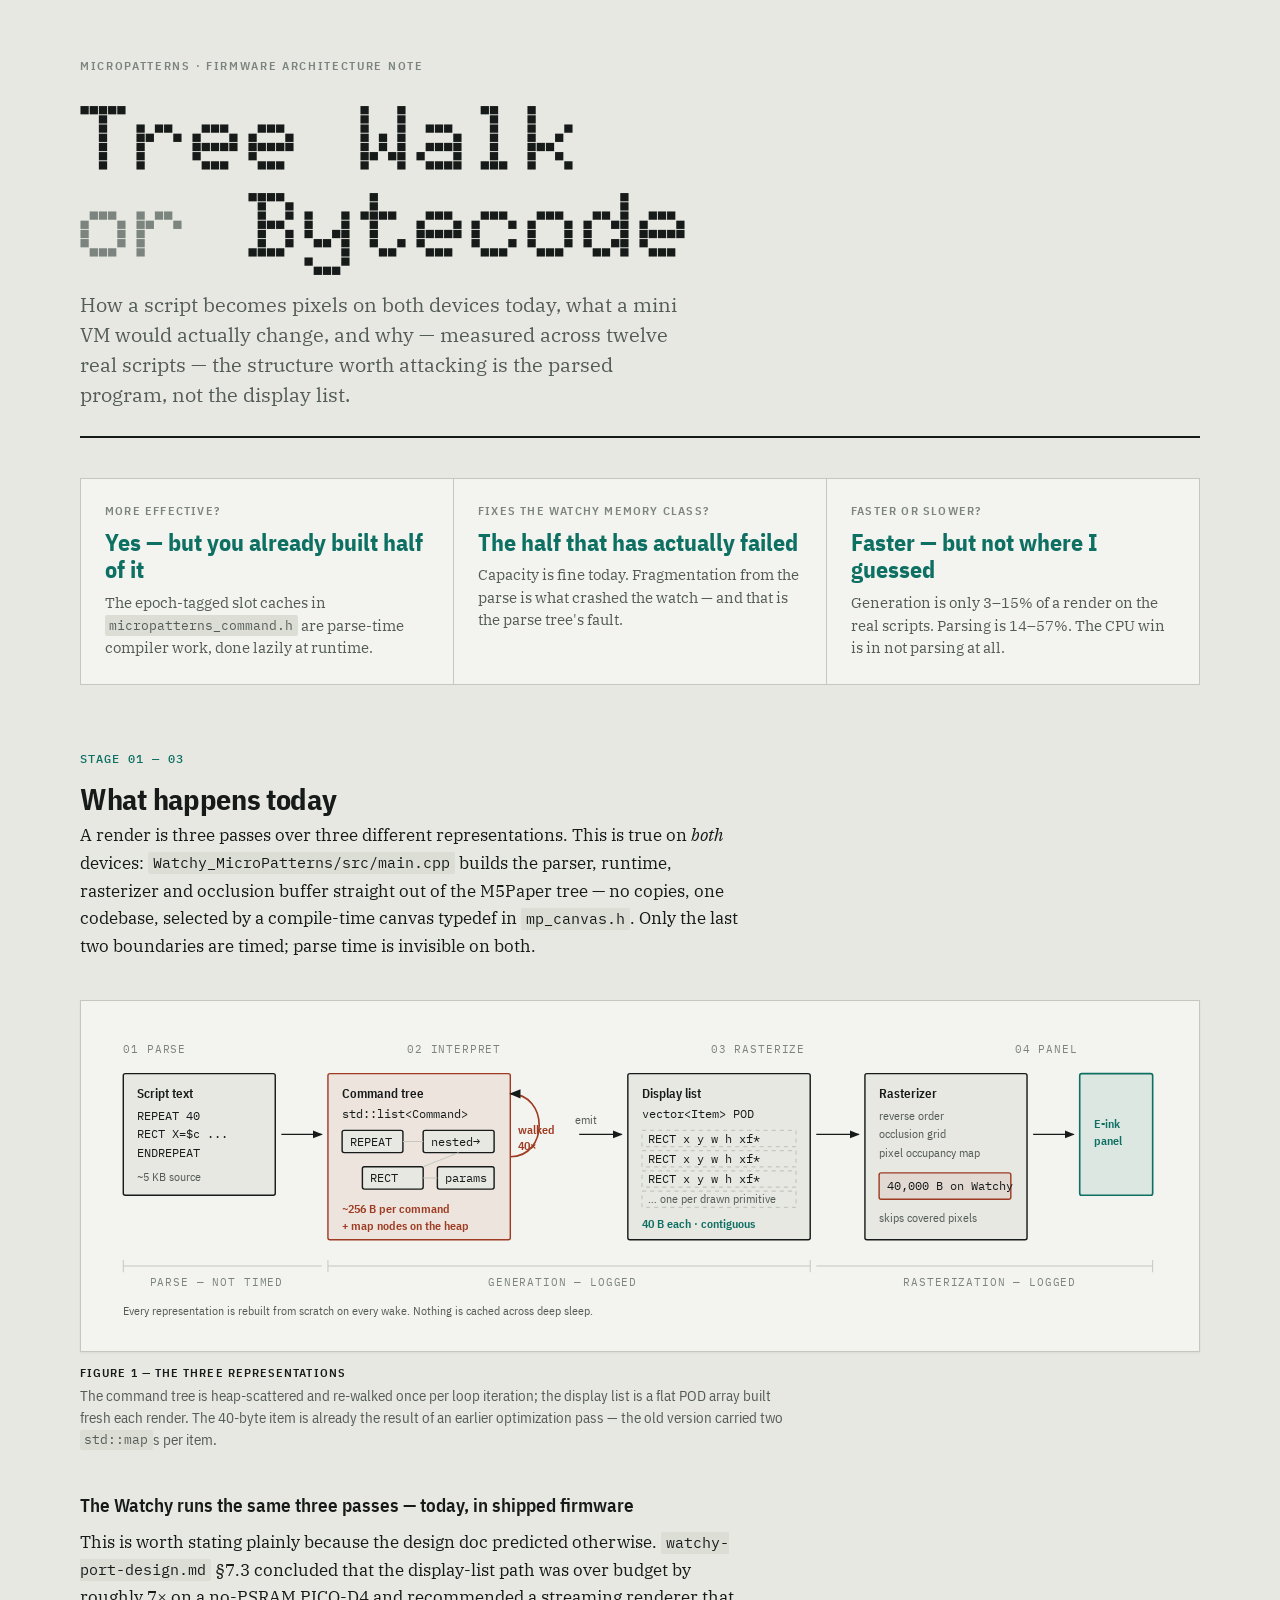
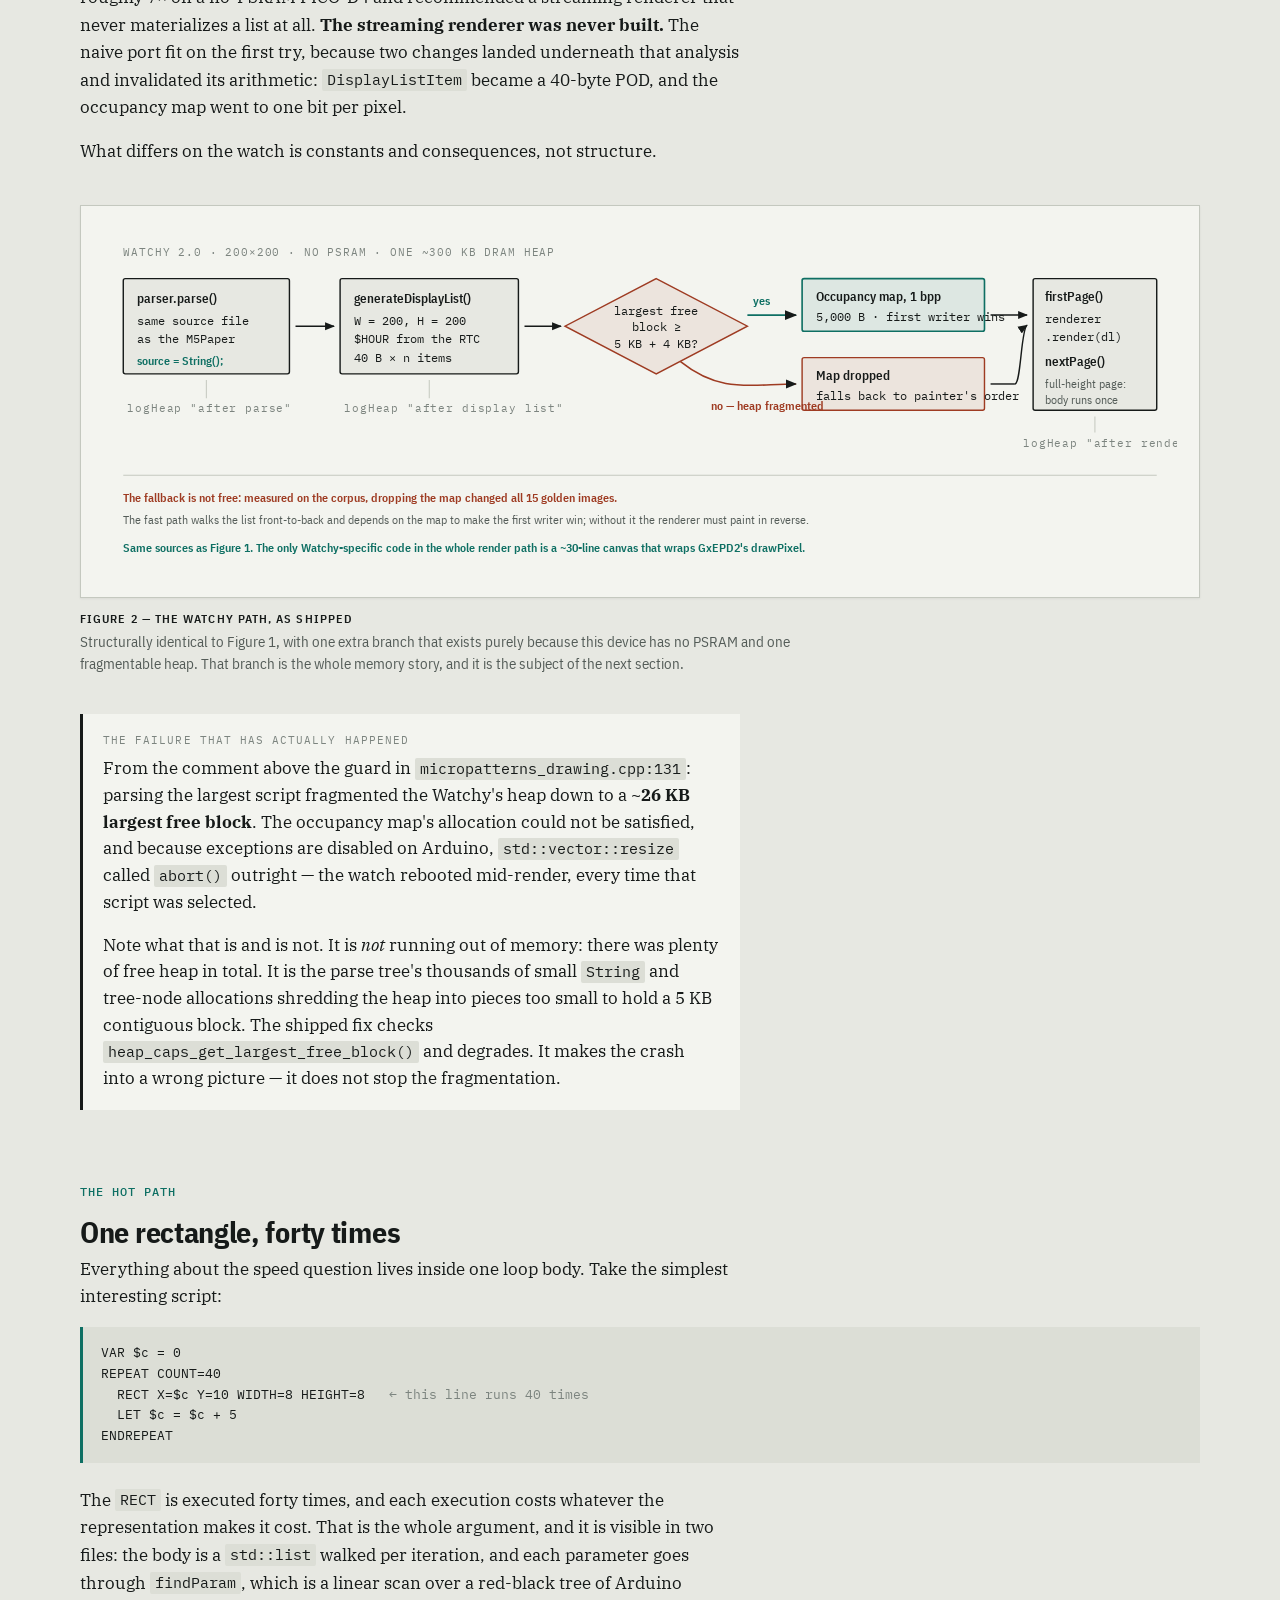
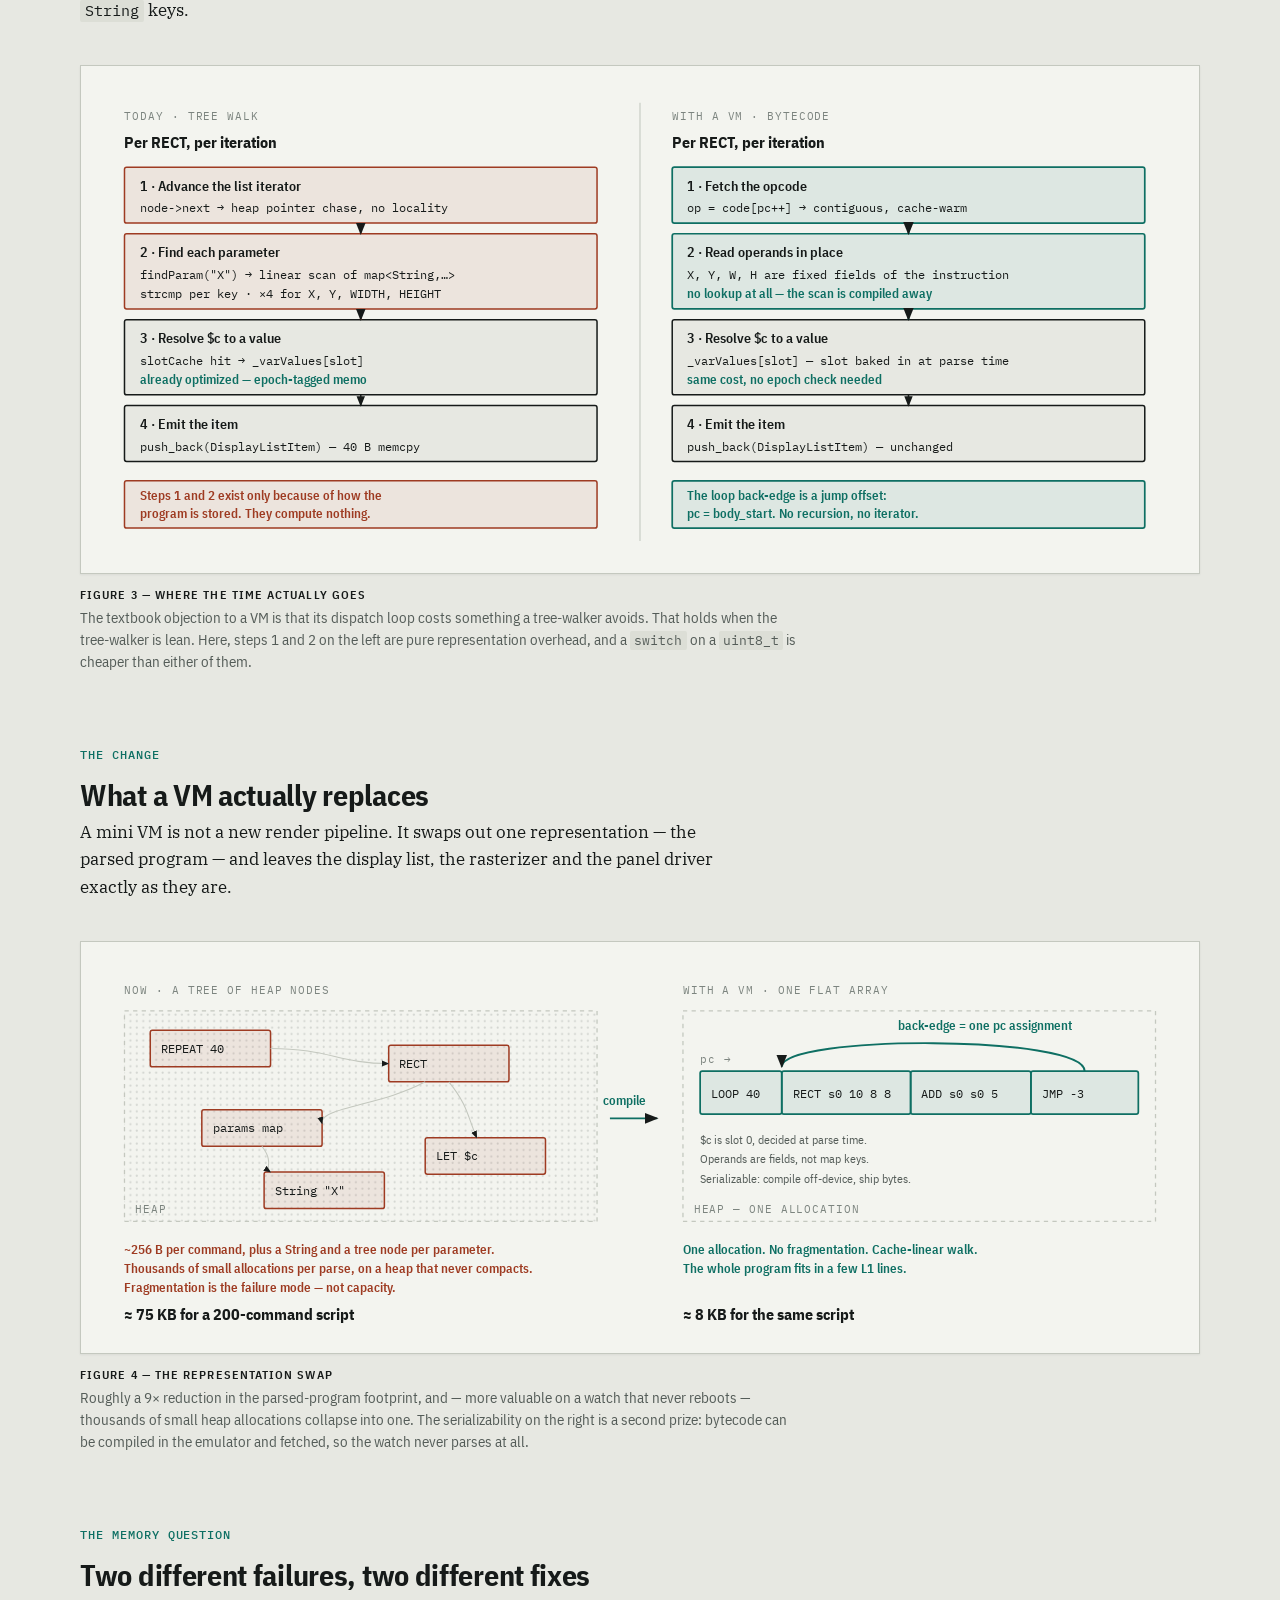
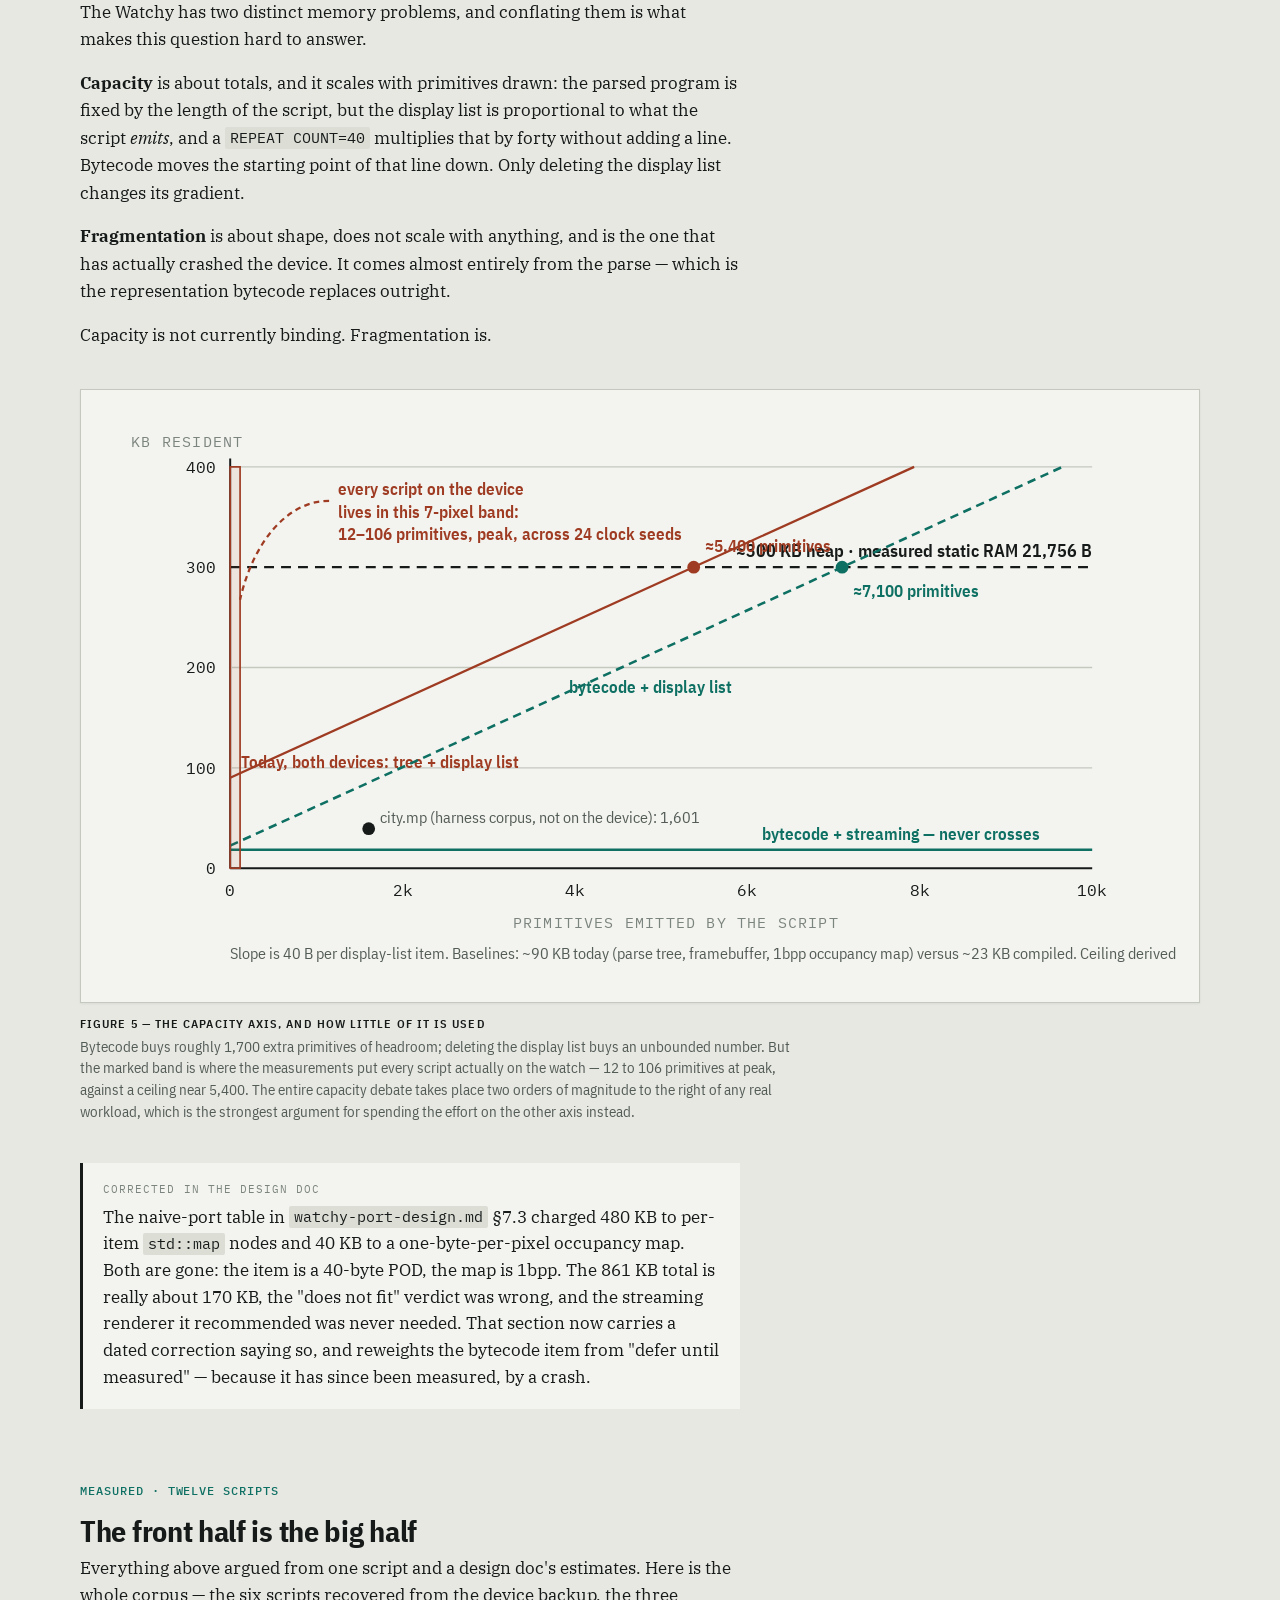
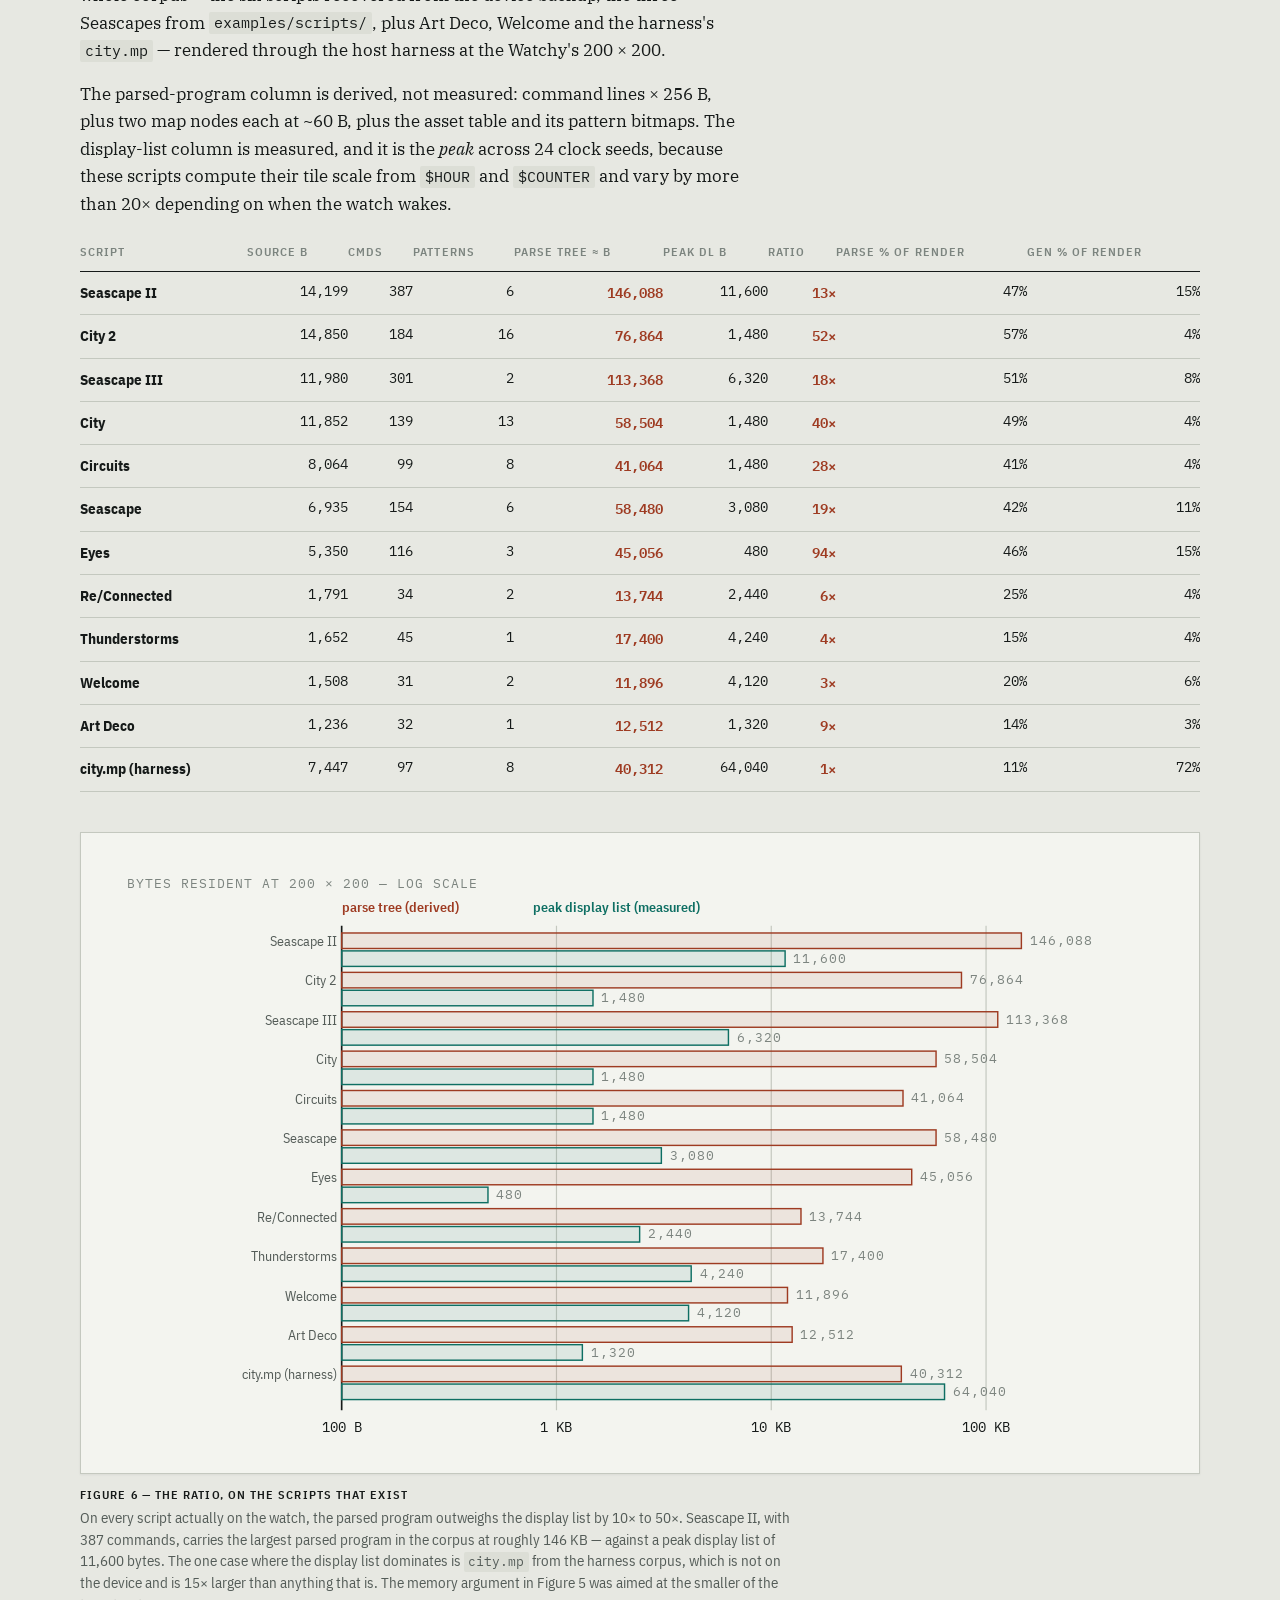
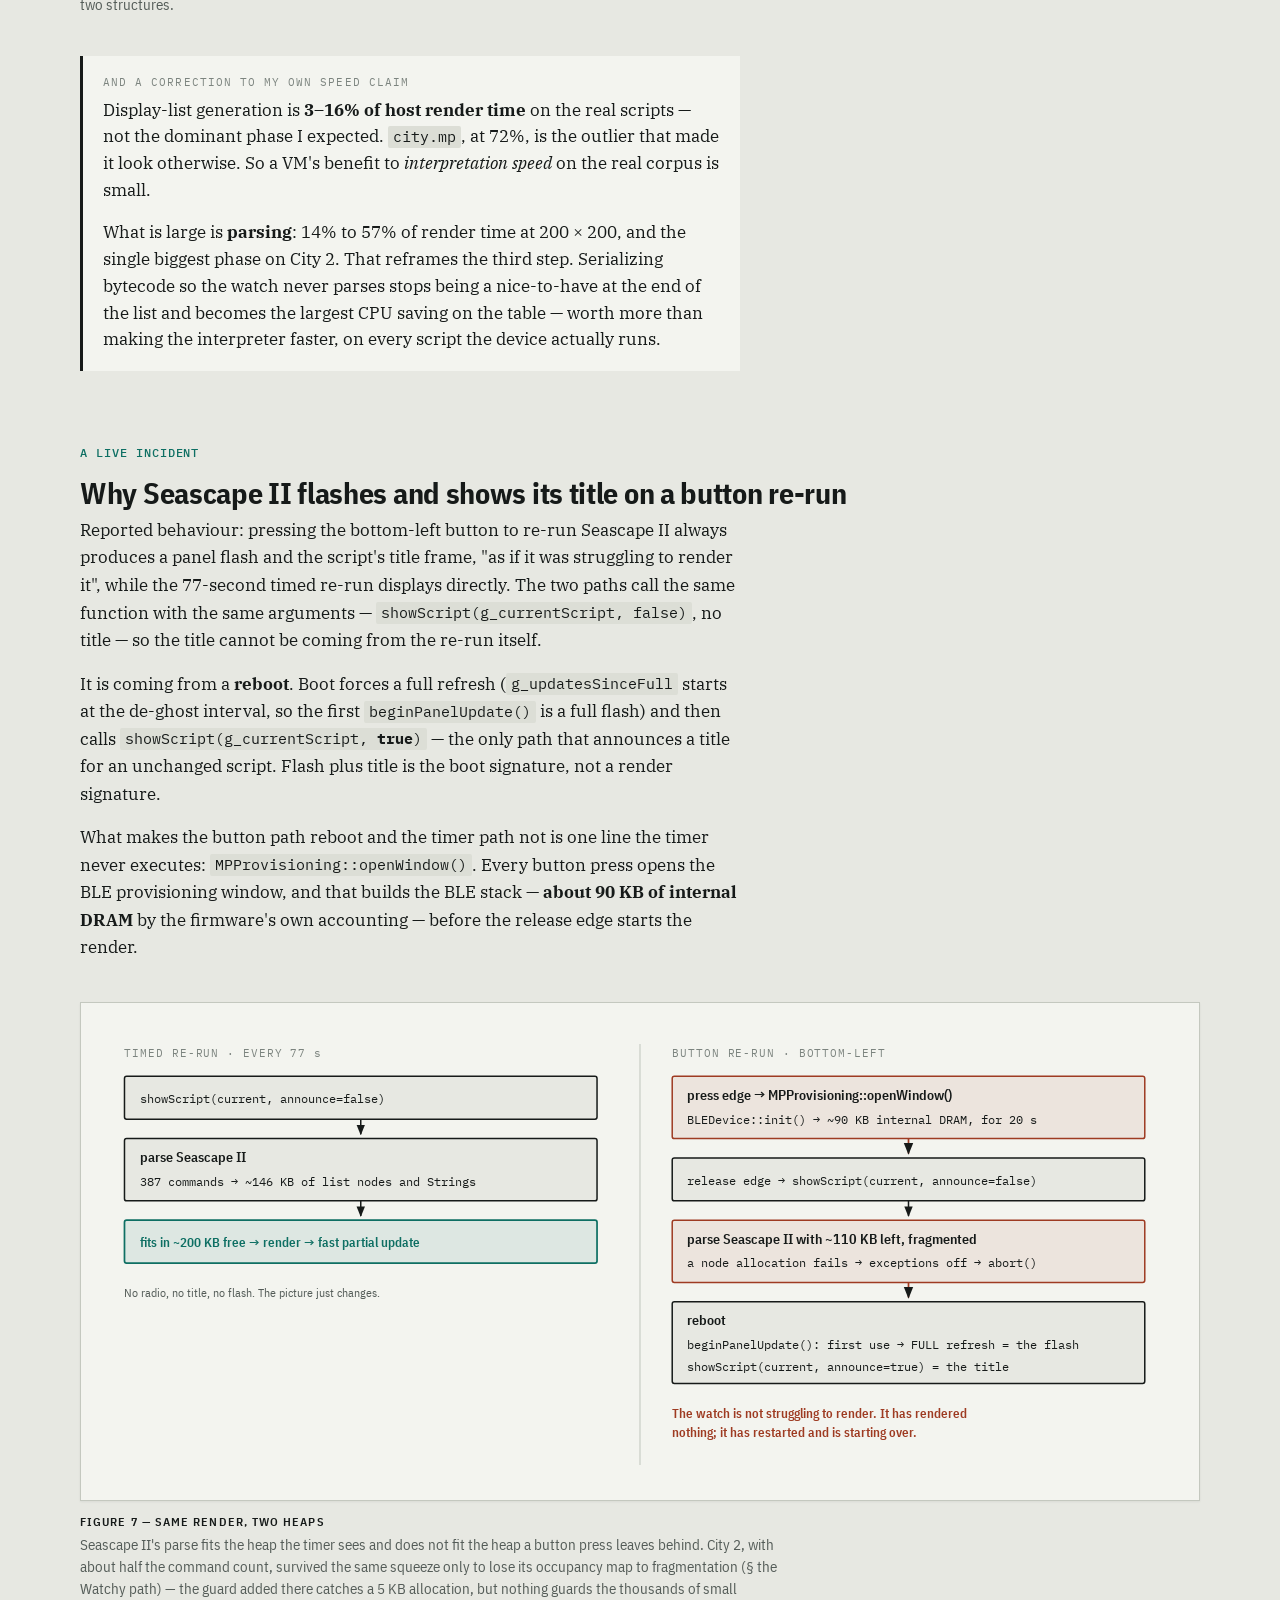
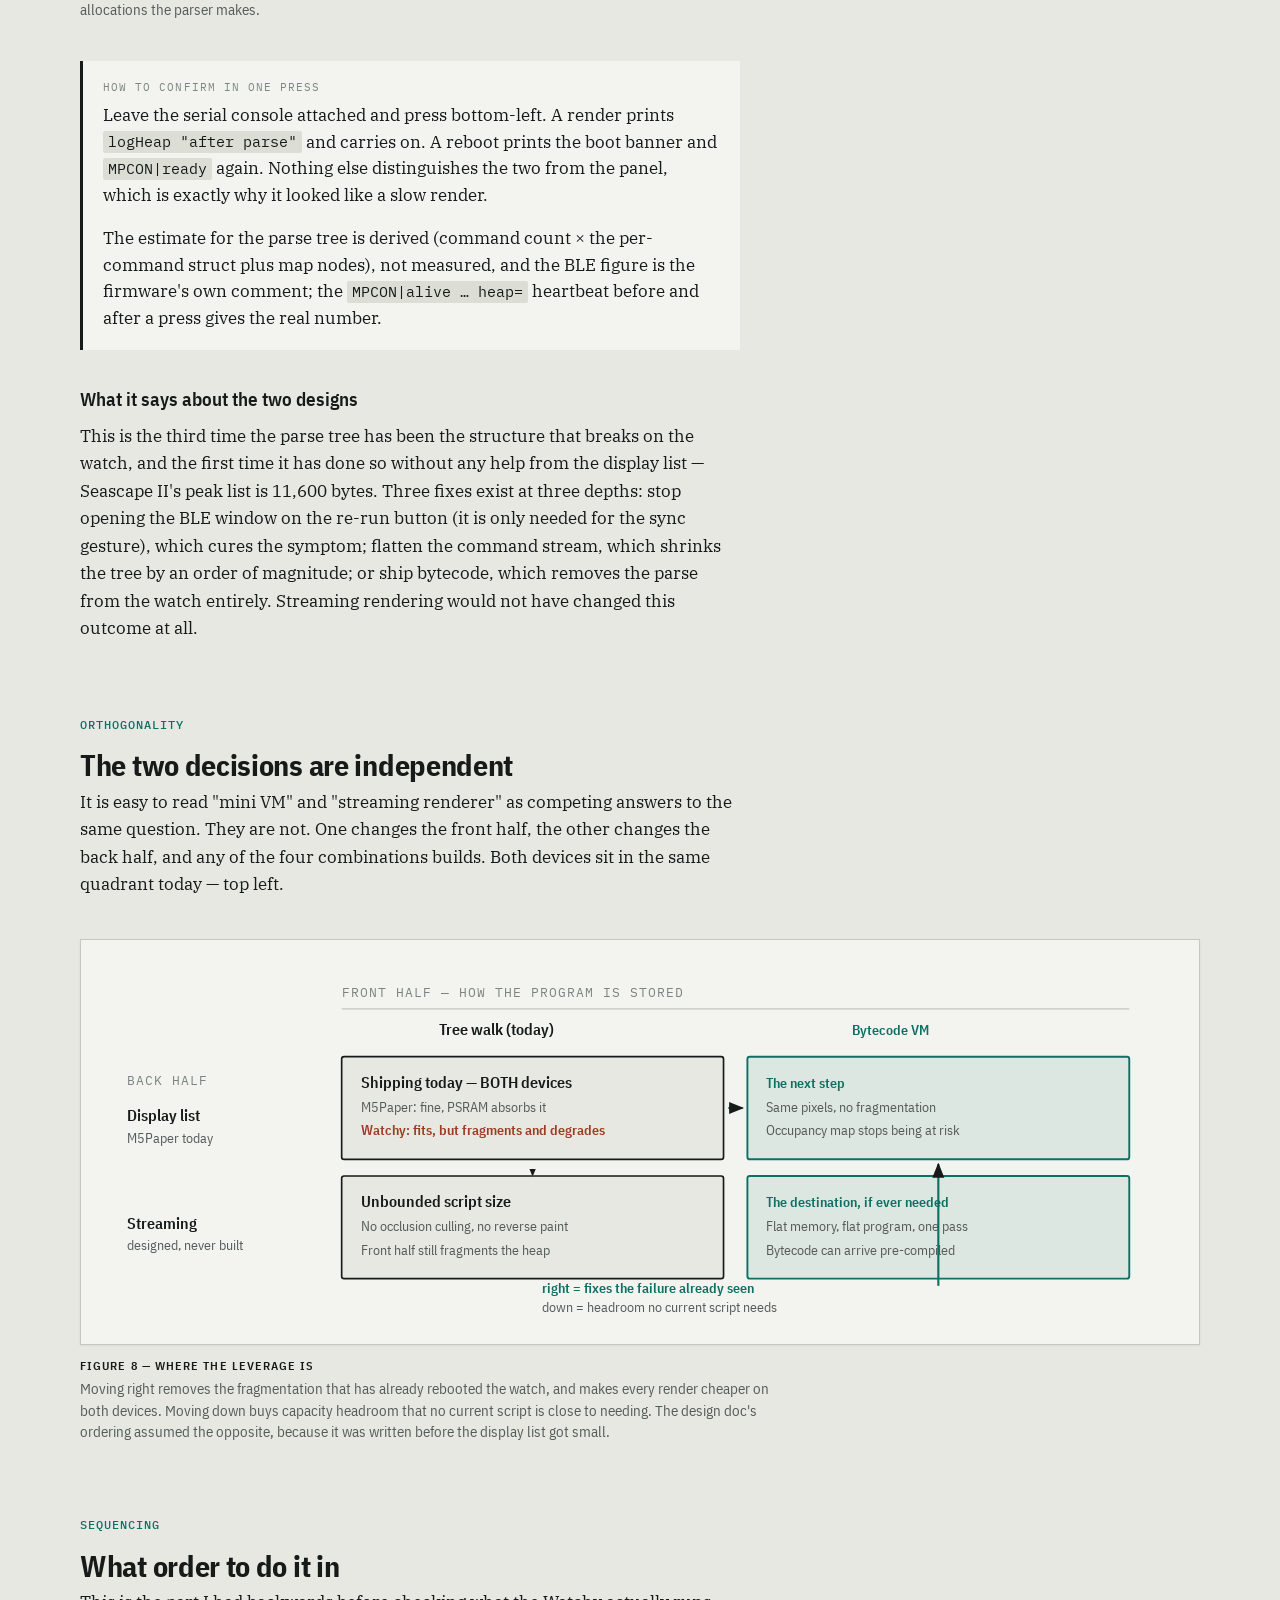
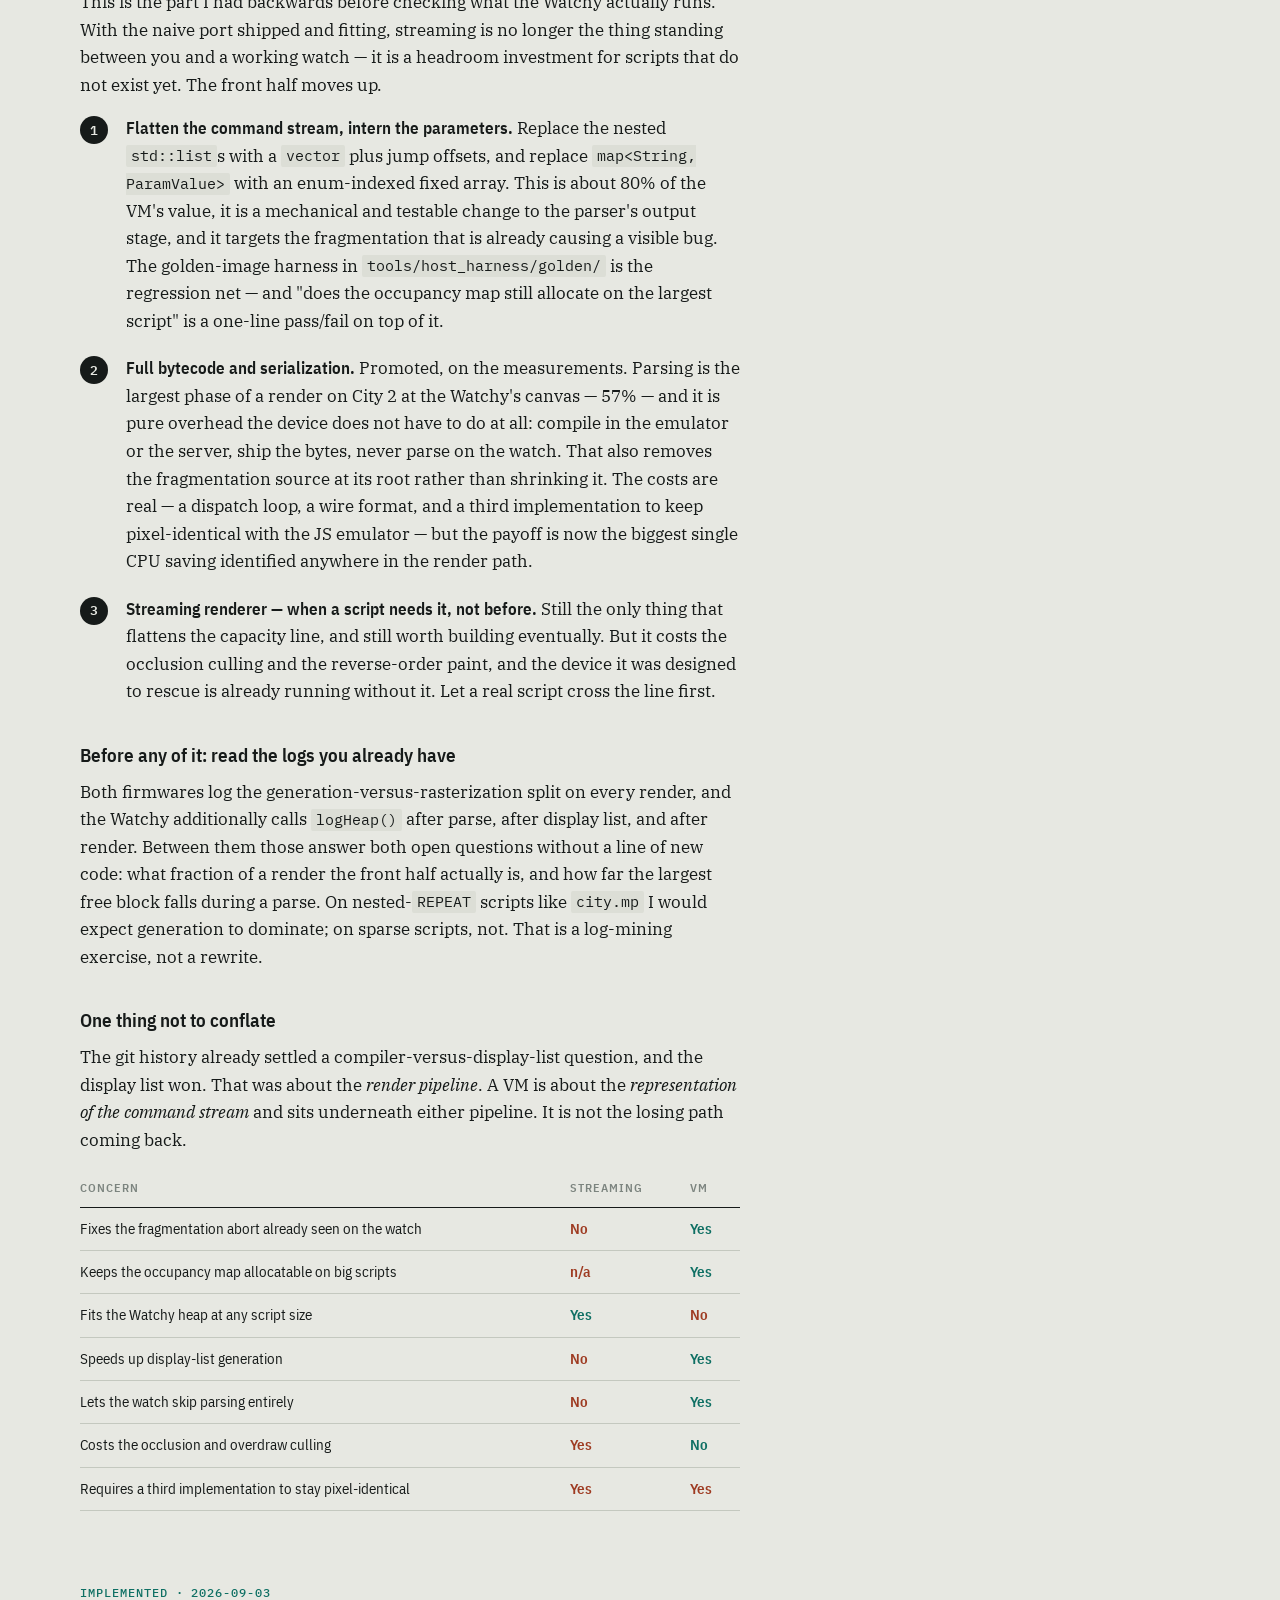
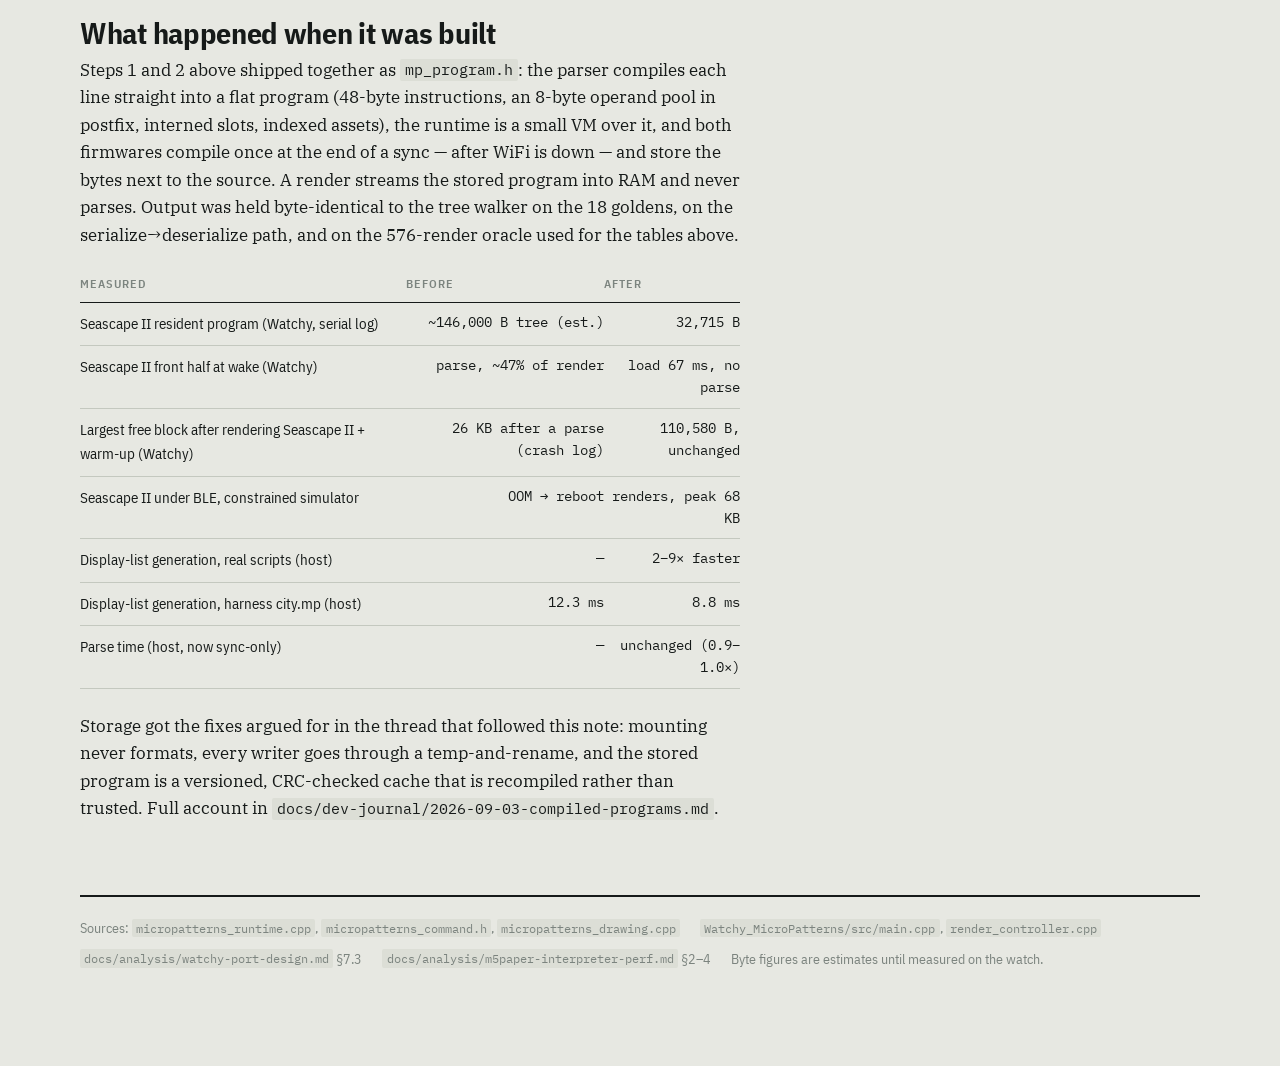
<file: docs/explainers/tree-walk-or-bytecode.html>
<!doctype html>
<html lang="en">
<meta charset="utf-8">
<meta name="viewport" content="width=device-width, initial-scale=1">
<title>Tree Walk or Bytecode</title>
<link rel="preconnect" href="https://fonts.googleapis.com">
<link rel="preconnect" href="https://fonts.gstatic.com" crossorigin>
<link rel="stylesheet" href="https://fonts.googleapis.com/css2?family=Doto:wght@700;900&family=IBM+Plex+Mono:wght@400;500;600&family=IBM+Plex+Sans+Condensed:wght@400;500;600;700&family=IBM+Plex+Serif:ital,wght@0,400;0,500;1,400&display=swap">

<style>
:root {
  --paper:       #E7E8E2;
  --raise:       #F3F4EF;
  --sunk:        #DCDED6;
  --ink:         #161A19;
  --ink-soft:    #545C58;
  --ink-faint:   #7C847F;
  --rule:        #C4C8BF;
  --accent:      #0E6F63;
  --accent-soft: #0E6F6318;
  --warn:        #9E3B22;
  --warn-soft:   #9E3B2216;
  --shadow:      0 1px 2px #161A1910;

  --f-display: "Doto", "IBM Plex Mono", ui-monospace, monospace;
  --f-label:   "IBM Plex Sans Condensed", "Helvetica Neue", Arial, sans-serif;
  --f-body:    "IBM Plex Serif", Georgia, "Times New Roman", serif;
  --f-mono:    "IBM Plex Mono", ui-monospace, SFMono-Regular, Menlo, monospace;
}

@media (prefers-color-scheme: dark) {
  :root:not([data-theme="light"]) {
    --paper:       #121514;
    --raise:       #1B201E;
    --sunk:        #0C0E0D;
    --ink:         #E4E7E1;
    --ink-soft:    #9AA39E;
    --ink-faint:   #6E7873;
    --rule:        #2E3532;
    --accent:      #4FBFAE;
    --accent-soft: #4FBFAE1A;
    --warn:        #D9714F;
    --warn-soft:   #D9714F1A;
    --shadow:      0 1px 2px #00000040;
  }
}

:root[data-theme="dark"] {
  --paper:       #121514;
  --raise:       #1B201E;
  --sunk:        #0C0E0D;
  --ink:         #E4E7E1;
  --ink-soft:    #9AA39E;
  --ink-faint:   #6E7873;
  --rule:        #2E3532;
  --accent:      #4FBFAE;
  --accent-soft: #4FBFAE1A;
  --warn:        #D9714F;
  --warn-soft:   #D9714F1A;
  --shadow:      0 1px 2px #00000040;
}

* { box-sizing: border-box; }

body {
  background: var(--paper);
  color: var(--ink);
  font-family: var(--f-body);
  font-size: 17px;
  line-height: 1.62;
  margin: 0;
  padding: 0 24px 96px;
  -webkit-font-smoothing: antialiased;
}

.wrap { max-width: 1120px; margin: 0 auto; }
.col  { max-width: 660px; }

/* ---------- masthead ---------- */

header.mast {
  border-bottom: 2px solid var(--ink);
  padding: 56px 0 26px;
  margin-bottom: 40px;
}
.eyebrow {
  font-family: var(--f-label);
  font-size: 12px;
  font-weight: 600;
  letter-spacing: 0.14em;
  text-transform: uppercase;
  color: var(--ink-faint);
  margin: 0 0 20px;
}
h1 {
  font-family: var(--f-display);
  font-weight: 900;
  font-size: clamp(42px, 9vw, 92px);
  line-height: 0.94;
  letter-spacing: 0.01em;
  margin: 0 0 22px;
  text-wrap: balance;
}
h1 .or { color: var(--ink-faint); }
.standfirst {
  font-size: 20px;
  line-height: 1.5;
  color: var(--ink-soft);
  max-width: 620px;
  margin: 0;
}
.standfirst em { color: var(--ink); font-style: italic; }

/* ---------- verdict strip ---------- */

.verdicts {
  display: grid;
  grid-template-columns: repeat(auto-fit, minmax(240px, 1fr));
  gap: 1px;
  background: var(--rule);
  border: 1px solid var(--rule);
  margin: 40px 0 64px;
}
.verdict {
  background: var(--raise);
  padding: 22px 24px 24px;
  display: flex;
  flex-direction: column;
  gap: 8px;
}
.verdict .q {
  font-family: var(--f-label);
  font-size: 12px;
  font-weight: 600;
  letter-spacing: 0.1em;
  text-transform: uppercase;
  color: var(--ink-faint);
}
.verdict .a {
  font-family: var(--f-label);
  font-size: 24px;
  font-weight: 700;
  line-height: 1.15;
  color: var(--accent);
}
.verdict .a.warn { color: var(--warn); }
.verdict p { margin: 0; font-size: 15px; line-height: 1.5; color: var(--ink-soft); }

/* ---------- sections ---------- */

section { margin: 0 0 72px; }

h2 {
  font-family: var(--f-label);
  font-size: 30px;
  font-weight: 700;
  line-height: 1.15;
  letter-spacing: -0.01em;
  margin: 0 0 6px;
  text-wrap: balance;
}
.kicker {
  font-family: var(--f-mono);
  font-size: 12px;
  font-weight: 500;
  letter-spacing: 0.08em;
  text-transform: uppercase;
  color: var(--accent);
  margin: 0 0 14px;
}
h3 {
  font-family: var(--f-label);
  font-size: 19px;
  font-weight: 600;
  margin: 34px 0 8px;
}
p { margin: 0 0 16px; }
a { color: var(--accent); text-decoration-thickness: 1px; text-underline-offset: 2px; }
a:focus-visible, summary:focus-visible { outline: 2px solid var(--accent); outline-offset: 3px; }

code {
  font-family: var(--f-mono);
  font-size: 0.88em;
  background: var(--sunk);
  padding: 0.1em 0.34em;
  border-radius: 2px;
}

ol.steps { counter-reset: s; list-style: none; padding: 0; margin: 0; }
ol.steps > li {
  counter-increment: s;
  position: relative;
  padding-left: 46px;
  margin-bottom: 20px;
}
ol.steps > li::before {
  content: counter(s);
  position: absolute;
  left: 0; top: 1px;
  width: 28px; height: 28px;
  display: grid; place-items: center;
  font-family: var(--f-mono);
  font-size: 13px; font-weight: 600;
  color: var(--paper);
  background: var(--ink);
  border-radius: 50%;
}
ol.steps > li strong { font-family: var(--f-label); font-weight: 600; }
td.num { text-align: right; font-family: var(--f-mono); font-variant-numeric: tabular-nums; font-size: 13.5px; padding-right: 0; }
td.accentcell { color: var(--warn); font-weight: 600; }

ul.plain { padding-left: 20px; margin: 0 0 16px; }
ul.plain li { margin-bottom: 8px; }

/* ---------- figures ---------- */

figure {
  margin: 40px 0;
  padding: 0;
}
figure .frame {
  background: var(--raise);
  border: 1px solid var(--rule);
  padding: 26px 22px 20px;
  overflow-x: auto;
  box-shadow: var(--shadow);
}
figure svg { display: block; width: 100%; height: auto; min-width: 560px; }
figcaption {
  font-family: var(--f-label);
  font-size: 14.5px;
  line-height: 1.5;
  color: var(--ink-soft);
  margin-top: 12px;
  max-width: 720px;
}
figcaption b {
  font-weight: 600;
  color: var(--ink);
  display: block;
  font-size: 12px;
  letter-spacing: 0.09em;
  text-transform: uppercase;
  margin-bottom: 3px;
}

/* svg primitives */
.s-box   { fill: var(--paper); stroke: var(--ink); stroke-width: 1.4; }
.s-box-a { fill: var(--accent-soft); stroke: var(--accent); stroke-width: 1.6; }
.s-box-w { fill: var(--warn-soft); stroke: var(--warn); stroke-width: 1.4; }
.s-box-g { fill: none; stroke: var(--rule); stroke-width: 1.2; stroke-dasharray: 4 4; }
.s-line  { stroke: var(--ink); stroke-width: 1.4; fill: none; }
.s-line-a{ stroke: var(--accent); stroke-width: 1.8; fill: none; }
.s-line-w{ stroke: var(--warn); stroke-width: 1.6; fill: none; }
.s-line-f{ stroke: var(--rule); stroke-width: 1; fill: none; }
.t       { font-family: var(--f-label); font-size: 13px; font-weight: 600; fill: var(--ink); }
.t-m     { font-family: var(--f-mono); font-size: 11.5px; fill: var(--ink); }
.t-s     { font-family: var(--f-label); font-size: 11.5px; fill: var(--ink-soft); }
.t-a     { font-family: var(--f-label); font-size: 12px; font-weight: 600; fill: var(--accent); }
.t-w     { font-family: var(--f-label); font-size: 12px; font-weight: 600; fill: var(--warn); }
.t-cap   { font-family: var(--f-mono); font-size: 10.5px; letter-spacing: 0.08em; fill: var(--ink-faint); }
.t-big   { font-family: var(--f-label); font-size: 15px; font-weight: 700; fill: var(--ink); }

/* ---------- code block ---------- */

pre {
  font-family: var(--f-mono);
  font-size: 13px;
  line-height: 1.6;
  background: var(--sunk);
  border-left: 3px solid var(--accent);
  padding: 16px 18px;
  overflow-x: auto;
  margin: 0 0 24px;
}
pre code { background: none; padding: 0; font-size: inherit; }
pre .c { color: var(--ink-faint); }

/* ---------- table ---------- */

.tbl-wrap { overflow-x: auto; margin: 0 0 24px; }
table {
  border-collapse: collapse;
  width: 100%;
  font-family: var(--f-label);
  font-size: 15px;
  min-width: 480px;
}
th, td {
  text-align: left;
  padding: 9px 14px 9px 0;
  border-bottom: 1px solid var(--rule);
  vertical-align: top;
}
th {
  font-size: 11.5px;
  letter-spacing: 0.09em;
  text-transform: uppercase;
  color: var(--ink-faint);
  font-weight: 600;
  border-bottom: 1.5px solid var(--ink);
}
td.num { text-align: right; font-family: var(--f-mono); font-variant-numeric: tabular-nums; padding-right: 0; }
td.yes { color: var(--accent); font-weight: 600; }
td.no  { color: var(--warn); font-weight: 600; }

/* ---------- callout ---------- */

.callout {
  border-left: 3px solid var(--ink);
  background: var(--raise);
  padding: 18px 20px;
  margin: 28px 0;
  font-size: 16.5px;
}
.callout p:last-child { margin-bottom: 0; }
.callout .tag {
  font-family: var(--f-mono);
  font-size: 10.5px;
  letter-spacing: 0.1em;
  text-transform: uppercase;
  color: var(--ink-faint);
  display: block;
  margin-bottom: 6px;
}

footer.end {
  border-top: 2px solid var(--ink);
  padding-top: 20px;
  font-family: var(--f-label);
  font-size: 14px;
  color: var(--ink-faint);
  display: flex;
  flex-wrap: wrap;
  gap: 8px 20px;
}

@media (prefers-reduced-motion: no-preference) {
  a { transition: color 120ms ease; }
}
</style>

<div class="wrap">

<header class="mast">
  <p class="eyebrow">MicroPatterns · firmware architecture note</p>
  <h1>Tree Walk <span class="or">or</span> Bytecode</h1>
  <p class="standfirst">How a script becomes pixels on both devices today, what a mini VM would actually change, and why — measured across twelve real scripts — the structure worth attacking is the parsed program, not the display list.</p>
</header>

<div class="verdicts">
  <div class="verdict">
    <span class="q">More effective?</span>
    <span class="a">Yes — but you already built half of it</span>
    <p>The epoch-tagged slot caches in <code>micropatterns_command.h</code> are parse-time compiler work, done lazily at runtime.</p>
  </div>
  <div class="verdict">
    <span class="q">Fixes the Watchy memory class?</span>
    <span class="a">The half that has actually failed</span>
    <p>Capacity is fine today. Fragmentation from the parse is what crashed the watch — and that is the parse tree's fault.</p>
  </div>
  <div class="verdict">
    <span class="q">Faster or slower?</span>
    <span class="a">Faster — but not where I guessed</span>
    <p>Generation is only 3–15% of a render on the real scripts. Parsing is 14–57%. The CPU win is in not parsing at all.</p>
  </div>
</div>

<!-- ============================================================ -->

<section>
  <p class="kicker">Stage 01 — 03</p>
  <h2>What happens today</h2>
  <div class="col">
    <p>A render is three passes over three different representations. This is true on <em>both</em> devices: <code>Watchy_MicroPatterns/src/main.cpp</code> builds the parser, runtime, rasterizer and occlusion buffer straight out of the M5Paper tree — no copies, one codebase, selected by a compile-time canvas typedef in <code>mp_canvas.h</code>. Only the last two boundaries are timed; parse time is invisible on both.</p>
  </div>

  <figure>
    <div class="frame">
      <svg viewBox="0 0 1060 300" role="img" aria-label="Today's pipeline: script text is parsed into a heap-allocated command tree, walked once per loop iteration to generate a flat display list of POD items, then rasterized in reverse order through a pixel occupancy map into the canvas and out to the panel.">
        <defs>
          <marker id="ah" viewBox="0 0 10 10" refX="9" refY="5" markerWidth="7" markerHeight="7" orient="auto-start-reverse">
            <polygon points="0,1 10,5 0,9" fill="currentColor"/>
          </marker>
        </defs>

        <!-- stage numbers -->
        <text class="t-cap" x="20"  y="26">01 PARSE</text>
        <text class="t-cap" x="300" y="26">02 INTERPRET</text>
        <text class="t-cap" x="600" y="26">03 RASTERIZE</text>
        <text class="t-cap" x="900" y="26">04 PANEL</text>

        <!-- 1. script text -->
        <rect class="s-box" x="20" y="46" width="150" height="120" rx="2"/>
        <text class="t"   x="34" y="70">Script text</text>
        <text class="t-m" x="34" y="92">REPEAT 40</text>
        <text class="t-m" x="34" y="110">  RECT X=$c ...</text>
        <text class="t-m" x="34" y="128">ENDREPEAT</text>
        <text class="t-s" x="34" y="152">~5 KB source</text>

        <line class="s-line" x1="176" y1="106" x2="216" y2="106" marker-end="url(#ah)" color="var(--ink)"/>

        <!-- 2. command tree -->
        <rect class="s-box-w" x="222" y="46" width="180" height="164" rx="2"/>
        <text class="t"   x="236" y="70">Command tree</text>
        <text class="t-m" x="236" y="90">std::list&lt;Command&gt;</text>
        <rect class="s-box" x="236" y="102" width="60" height="22" rx="2"/>
        <text class="t-m" x="244" y="117">REPEAT</text>
        <rect class="s-box" x="316" y="102" width="70" height="22" rx="2"/>
        <text class="t-m" x="324" y="117">nested→</text>
        <rect class="s-box" x="256" y="138" width="60" height="22" rx="2"/>
        <text class="t-m" x="264" y="153">RECT</text>
        <rect class="s-box" x="330" y="138" width="56" height="22" rx="2"/>
        <text class="t-m" x="338" y="153">params</text>
        <line class="s-line-f" x1="296" y1="113" x2="316" y2="113"/>
        <line class="s-line-f" x1="351" y1="124" x2="316" y2="138"/>
        <line class="s-line-f" x1="316" y1="149" x2="330" y2="149"/>
        <text class="t-w" x="236" y="184">~256 B per command</text>
        <text class="t-w" x="236" y="200">+ map nodes on the heap</text>

        <!-- re-walk loop arrow -->
        <path class="s-line-w" d="M 402 128 C 440 128 440 66 402 66" marker-end="url(#ah)" color="var(--warn)"/>
        <text class="t-w" x="410" y="106">walked</text>
        <text class="t-w" x="410" y="121">40×</text>

        <line class="s-line" x1="470" y1="106" x2="512" y2="106" marker-end="url(#ah)" color="var(--ink)"/>
        <text class="t-s" x="466" y="96">emit</text>

        <!-- 3. display list -->
        <rect class="s-box" x="518" y="46" width="180" height="164" rx="2"/>
        <text class="t"   x="532" y="70">Display list</text>
        <text class="t-m" x="532" y="90">vector&lt;Item&gt; POD</text>
        <rect class="s-box-g" x="532" y="102" width="152" height="16"/>
        <rect class="s-box-g" x="532" y="122" width="152" height="16"/>
        <rect class="s-box-g" x="532" y="142" width="152" height="16"/>
        <rect class="s-box-g" x="532" y="162" width="152" height="16"/>
        <text class="t-m" x="538" y="114">RECT  x y w h  xf*</text>
        <text class="t-m" x="538" y="134">RECT  x y w h  xf*</text>
        <text class="t-m" x="538" y="154">RECT  x y w h  xf*</text>
        <text class="t-s" x="538" y="174">… one per drawn primitive</text>
        <text class="t-a" x="532" y="198">40 B each · contiguous</text>

        <line class="s-line" x1="704" y1="106" x2="746" y2="106" marker-end="url(#ah)" color="var(--ink)"/>

        <!-- 4. rasterizer -->
        <rect class="s-box" x="752" y="46" width="160" height="164" rx="2"/>
        <text class="t"   x="766" y="70">Rasterizer</text>
        <text class="t-s" x="766" y="92">reverse order</text>
        <text class="t-s" x="766" y="110">occlusion grid</text>
        <text class="t-s" x="766" y="128">pixel occupancy map</text>
        <rect class="s-box-w" x="766" y="144" width="130" height="26" rx="2"/>
        <text class="t-m" x="774" y="161">40,000 B on Watchy</text>
        <text class="t-s" x="766" y="192">skips covered pixels</text>

        <line class="s-line" x1="918" y1="106" x2="958" y2="106" marker-end="url(#ah)" color="var(--ink)"/>

        <!-- 5. panel -->
        <rect class="s-box-a" x="964" y="46" width="72" height="120" rx="2"/>
        <text class="t-a" x="978" y="100">E-ink</text>
        <text class="t-a" x="978" y="116">panel</text>

        <!-- timers -->
        <line class="s-line-f" x1="222" y1="236" x2="698" y2="236"/>
        <line class="s-line-f" x1="222" y1="230" x2="222" y2="242"/>
        <line class="s-line-f" x1="698" y1="230" x2="698" y2="242"/>
        <text class="t-cap" x="380" y="256">GENERATION — LOGGED</text>
        <line class="s-line-f" x1="704" y1="236" x2="1036" y2="236"/>
        <line class="s-line-f" x1="1036" y1="230" x2="1036" y2="242"/>
        <text class="t-cap" x="790" y="256">RASTERIZATION — LOGGED</text>
        <line class="s-line-f" x1="20" y1="236" x2="216" y2="236"/>
        <line class="s-line-f" x1="20" y1="230" x2="20" y2="242"/>
        <text class="t-cap" x="46" y="256">PARSE — NOT TIMED</text>

        <text class="t-s" x="20" y="284">Every representation is rebuilt from scratch on every wake. Nothing is cached across deep sleep.</text>
      </svg>
    </div>
    <figcaption><b>Figure 1 — the three representations</b>The command tree is heap-scattered and re-walked once per loop iteration; the display list is a flat POD array built fresh each render. The 40-byte item is already the result of an earlier optimization pass — the old version carried two <code>std::map</code>s per item.</figcaption>
  </figure>

  <div class="col">
    <h3>The Watchy runs the same three passes — today, in shipped firmware</h3>
    <p>This is worth stating plainly because the design doc predicted otherwise. <code>watchy-port-design.md</code> §7.3 concluded that the display-list path was over budget by roughly 7× on a no-PSRAM PICO-D4 and recommended a streaming renderer that never materializes a list at all. <strong>The streaming renderer was never built.</strong> The naive port fit on the first try, because two changes landed underneath that analysis and invalidated its arithmetic: <code>DisplayListItem</code> became a 40-byte POD, and the occupancy map went to one bit per pixel.</p>
    <p>What differs on the watch is constants and consequences, not structure.</p>
  </div>

  <figure>
    <div class="frame">
      <svg viewBox="0 0 1060 340" role="img" aria-label="The Watchy render path: parse, free the source, generate a display list, then rasterize inside a single GxEPD2 page. A guard checks the largest free heap block before allocating the occupancy map and drops it if the heap is too fragmented, falling back to painter's order. Heap is logged at three checkpoints.">
        <defs>
          <marker id="ah5" viewBox="0 0 10 10" refX="9" refY="5" markerWidth="7" markerHeight="7" orient="auto-start-reverse">
            <polygon points="0,1 10,5 0,9" fill="currentColor"/>
          </marker>
        </defs>

        <text class="t-cap" x="20" y="24">WATCHY 2.0 · 200×200 · NO PSRAM · ONE ~300 KB DRAM HEAP</text>

        <!-- parse -->
        <rect class="s-box" x="20" y="46" width="164" height="94" rx="2"/>
        <text class="t"   x="34" y="70">parser.parse()</text>
        <text class="t-m" x="34" y="92">same source file</text>
        <text class="t-m" x="34" y="110">as the M5Paper</text>
        <text class="t-a" x="34" y="131">source = String();</text>
        <line class="s-line-f" x1="102" y1="146" x2="102" y2="164"/>
        <text class="t-cap" x="24" y="178">logHeap "after parse"</text>

        <line class="s-line" x1="190" y1="93" x2="228" y2="93" marker-end="url(#ah5)" color="var(--ink)"/>

        <!-- runtime -->
        <rect class="s-box" x="234" y="46" width="176" height="94" rx="2"/>
        <text class="t"   x="248" y="70">generateDisplayList()</text>
        <text class="t-m" x="248" y="92">W = 200, H = 200</text>
        <text class="t-m" x="248" y="110">$HOUR from the RTC</text>
        <text class="t-m" x="248" y="128">40 B × n items</text>
        <line class="s-line-f" x1="322" y1="146" x2="322" y2="164"/>
        <text class="t-cap" x="238" y="178">logHeap "after display list"</text>

        <line class="s-line" x1="416" y1="93" x2="452" y2="93" marker-end="url(#ah5)" color="var(--ink)"/>

        <!-- guard diamond -->
        <polygon class="s-box-w" points="546,46 636,93 546,140 456,93"/>
        <text class="t-m" x="546" y="82" text-anchor="middle">largest free</text>
        <text class="t-m" x="546" y="98" text-anchor="middle">block ≥</text>
        <text class="t-m" x="546" y="114" text-anchor="middle">5 KB + 4 KB?</text>

        <!-- yes path -->
        <line class="s-line-a" x1="636" y1="82" x2="684" y2="82" marker-end="url(#ah5)" color="var(--accent)"/>
        <text class="t-a" x="642" y="72">yes</text>
        <rect class="s-box-a" x="690" y="46" width="180" height="52" rx="2"/>
        <text class="t"   x="704" y="68">Occupancy map, 1 bpp</text>
        <text class="t-m" x="704" y="88">5,000 B · first writer wins</text>

        <!-- no path -->
        <path class="s-line-w" d="M 570 128 C 610 160 640 150 684 150" marker-end="url(#ah5)" color="var(--warn)"/>
        <text class="t-w" x="600" y="176">no — heap fragmented</text>
        <rect class="s-box-w" x="690" y="124" width="180" height="52" rx="2"/>
        <text class="t"   x="704" y="146">Map dropped</text>
        <text class="t-m" x="704" y="166">falls back to painter's order</text>

        <line class="s-line" x1="876" y1="82" x2="912" y2="82" marker-end="url(#ah5)" color="var(--ink)"/>
        <line class="s-line" x1="876" y1="150" x2="900" y2="150"/>
        <path class="s-line" d="M 900 150 C 906 150 906 96 912 92" marker-end="url(#ah5)" color="var(--ink)"/>

        <!-- raster -->
        <rect class="s-box" x="918" y="46" width="122" height="130" rx="2"/>
        <text class="t"   x="930" y="68">firstPage()</text>
        <text class="t-m" x="930" y="90">renderer</text>
        <text class="t-m" x="930" y="108">.render(dl)</text>
        <text class="t"   x="930" y="132">nextPage()</text>
        <text class="t-s" x="930" y="154">full-height page:</text>
        <text class="t-s" x="930" y="170">body runs once</text>
        <line class="s-line-f" x1="979" y1="182" x2="979" y2="198"/>
        <text class="t-cap" x="908" y="212">logHeap "after render"</text>

        <!-- consequence band -->
        <line class="s-line-f" x1="20" y1="240" x2="1040" y2="240"/>
        <text class="t-w" x="20" y="266">The fallback is not free: measured on the corpus, dropping the map changed all 15 golden images.</text>
        <text class="t-s" x="20" y="288">The fast path walks the list front-to-back and depends on the map to make the first writer win; without it the renderer must paint in reverse.</text>
        <text class="t-a" x="20" y="316">Same sources as Figure 1. The only Watchy-specific code in the whole render path is a ~30-line canvas that wraps GxEPD2's drawPixel.</text>
      </svg>
    </div>
    <figcaption><b>Figure 2 — the Watchy path, as shipped</b>Structurally identical to Figure 1, with one extra branch that exists purely because this device has no PSRAM and one fragmentable heap. That branch is the whole memory story, and it is the subject of the next section.</figcaption>
  </figure>

  <div class="callout col">
    <span class="tag">The failure that has actually happened</span>
    <p>From the comment above the guard in <code>micropatterns_drawing.cpp:131</code>: parsing the largest script fragmented the Watchy's heap down to a <strong>~26 KB largest free block</strong>. The occupancy map's allocation could not be satisfied, and because exceptions are disabled on Arduino, <code>std::vector::resize</code> called <code>abort()</code> outright — the watch rebooted mid-render, every time that script was selected.</p>
    <p>Note what that is and is not. It is <em>not</em> running out of memory: there was plenty of free heap in total. It is the parse tree's thousands of small <code>String</code> and tree-node allocations shredding the heap into pieces too small to hold a 5 KB contiguous block. The shipped fix checks <code>heap_caps_get_largest_free_block()</code> and degrades. It makes the crash into a wrong picture — it does not stop the fragmentation.</p>
  </div>
</section>

<!-- ============================================================ -->

<section>
  <p class="kicker">The hot path</p>
  <h2>One rectangle, forty times</h2>
  <div class="col">
    <p>Everything about the speed question lives inside one loop body. Take the simplest interesting script:</p>
  </div>

  <pre><code>VAR $c = 0
REPEAT COUNT=40
  RECT X=$c Y=10 WIDTH=8 HEIGHT=8   <span class="c">← this line runs 40 times</span>
  LET $c = $c + 5
ENDREPEAT</code></pre>

  <div class="col">
    <p>The <code>RECT</code> is executed forty times, and each execution costs whatever the representation makes it cost. That is the whole argument, and it is visible in two files: the body is a <code>std::list</code> walked per iteration, and each parameter goes through <code>findParam</code>, which is a linear scan over a red-black tree of Arduino <code>String</code> keys.</p>
  </div>

  <figure>
    <div class="frame">
      <svg viewBox="0 0 1000 430" role="img" aria-label="Side by side comparison of executing one RECT command per loop iteration. Today it costs a heap pointer chase, four linear scans over a string-keyed map, a memoized slot lookup and an item push. Under a VM it costs an opcode fetch from a contiguous array, inline operand slots, and the same item push.">
        <defs>
          <marker id="ah2" viewBox="0 0 10 10" refX="9" refY="5" markerWidth="7" markerHeight="7" orient="auto-start-reverse">
            <polygon points="0,1 10,5 0,9" fill="currentColor"/>
          </marker>
        </defs>

        <!-- divider -->
        <line class="s-line-f" x1="500" y1="10" x2="500" y2="418"/>

        <!-- LEFT: today -->
        <text class="t-cap" x="20" y="26">TODAY · TREE WALK</text>
        <text class="t-big" x="20" y="52">Per RECT, per iteration</text>

        <rect class="s-box-w" x="20" y="70" width="440" height="52" rx="2"/>
        <text class="t"   x="34" y="92">1 · Advance the list iterator</text>
        <text class="t-m" x="34" y="112">node-&gt;next  →  heap pointer chase, no locality</text>

        <rect class="s-box-w" x="20" y="132" width="440" height="70" rx="2"/>
        <text class="t"   x="34" y="154">2 · Find each parameter</text>
        <text class="t-m" x="34" y="174">findParam("X") → linear scan of map&lt;String,…&gt;</text>
        <text class="t-m" x="34" y="192">strcmp per key · ×4 for X, Y, WIDTH, HEIGHT</text>

        <rect class="s-box" x="20" y="212" width="440" height="70" rx="2"/>
        <text class="t"   x="34" y="234">3 · Resolve $c to a value</text>
        <text class="t-m" x="34" y="254">slotCache hit → _varValues[slot]</text>
        <text class="t-a" x="34" y="272">already optimized — epoch-tagged memo</text>

        <rect class="s-box" x="20" y="292" width="440" height="52" rx="2"/>
        <text class="t"   x="34" y="314">4 · Emit the item</text>
        <text class="t-m" x="34" y="334">push_back(DisplayListItem) — 40 B memcpy</text>

        <line class="s-line-w" x1="240" y1="122" x2="240" y2="132" marker-end="url(#ah2)" color="var(--warn)"/>
        <line class="s-line-w" x1="240" y1="202" x2="240" y2="212" marker-end="url(#ah2)" color="var(--warn)"/>
        <line class="s-line" x1="240" y1="282" x2="240" y2="292" marker-end="url(#ah2)" color="var(--ink)"/>

        <rect class="s-box-w" x="20" y="362" width="440" height="44" rx="2"/>
        <text class="t-w" x="34" y="380">Steps 1 and 2 exist only because of how the</text>
        <text class="t-w" x="34" y="397">program is stored. They compute nothing.</text>

        <!-- RIGHT: VM -->
        <text class="t-cap" x="530" y="26">WITH A VM · BYTECODE</text>
        <text class="t-big" x="530" y="52">Per RECT, per iteration</text>

        <rect class="s-box-a" x="530" y="70" width="440" height="52" rx="2"/>
        <text class="t"   x="544" y="92">1 · Fetch the opcode</text>
        <text class="t-m" x="544" y="112">op = code[pc++]  →  contiguous, cache-warm</text>

        <rect class="s-box-a" x="530" y="132" width="440" height="70" rx="2"/>
        <text class="t"   x="544" y="154">2 · Read operands in place</text>
        <text class="t-m" x="544" y="174">X, Y, W, H are fixed fields of the instruction</text>
        <text class="t-a" x="544" y="192">no lookup at all — the scan is compiled away</text>

        <rect class="s-box" x="530" y="212" width="440" height="70" rx="2"/>
        <text class="t"   x="544" y="234">3 · Resolve $c to a value</text>
        <text class="t-m" x="544" y="254">_varValues[slot] — slot baked in at parse time</text>
        <text class="t-a" x="544" y="272">same cost, no epoch check needed</text>

        <rect class="s-box" x="530" y="292" width="440" height="52" rx="2"/>
        <text class="t"   x="544" y="314">4 · Emit the item</text>
        <text class="t-m" x="544" y="334">push_back(DisplayListItem) — unchanged</text>

        <line class="s-line-a" x1="750" y1="122" x2="750" y2="132" marker-end="url(#ah2)" color="var(--accent)"/>
        <line class="s-line-a" x1="750" y1="202" x2="750" y2="212" marker-end="url(#ah2)" color="var(--accent)"/>
        <line class="s-line" x1="750" y1="282" x2="750" y2="292" marker-end="url(#ah2)" color="var(--ink)"/>

        <rect class="s-box-a" x="530" y="362" width="440" height="44" rx="2"/>
        <text class="t-a" x="544" y="380">The loop back-edge is a jump offset:</text>
        <text class="t-a" x="544" y="397">pc = body_start. No recursion, no iterator.</text>
      </svg>
    </div>
    <figcaption><b>Figure 3 — where the time actually goes</b>The textbook objection to a VM is that its dispatch loop costs something a tree-walker avoids. That holds when the tree-walker is lean. Here, steps 1 and 2 on the left are pure representation overhead, and a <code>switch</code> on a <code>uint8_t</code> is cheaper than either of them.</figcaption>
  </figure>
</section>

<!-- ============================================================ -->

<section>
  <p class="kicker">The change</p>
  <h2>What a VM actually replaces</h2>
  <div class="col">
    <p>A mini VM is not a new render pipeline. It swaps out one representation — the parsed program — and leaves the display list, the rasterizer and the panel driver exactly as they are.</p>
  </div>

  <figure>
    <div class="frame">
      <svg viewBox="0 0 1000 340" role="img" aria-label="Left: the current parse tree as scattered heap nodes joined by pointers, with fragmentation gaps between them. Right: the same program as one contiguous byte array with a jump offset arcing back over the loop body.">
        <defs>
          <marker id="ah3" viewBox="0 0 10 10" refX="9" refY="5" markerWidth="7" markerHeight="7" orient="auto-start-reverse">
            <polygon points="0,1 10,5 0,9" fill="currentColor"/>
          </marker>
          <pattern id="dots" width="6" height="6" patternUnits="userSpaceOnUse">
            <circle cx="1.5" cy="1.5" r="1" fill="var(--ink-faint)" opacity="0.5"/>
          </pattern>
        </defs>

        <text class="t-cap" x="20" y="24">NOW · A TREE OF HEAP NODES</text>

        <!-- heap ground -->
        <rect x="20" y="40" width="440" height="196" fill="url(#dots)" opacity="0.55"/>
        <rect class="s-box-g" x="20" y="40" width="440" height="196"/>
        <text class="t-cap" x="30" y="228">HEAP</text>

        <!-- scattered nodes -->
        <rect class="s-box-w" x="44"  y="58"  width="112" height="34" rx="2"/>
        <text class="t-m" x="54" y="79">REPEAT 40</text>
        <rect class="s-box-w" x="266" y="72"  width="112" height="34" rx="2"/>
        <text class="t-m" x="276" y="93">RECT</text>
        <rect class="s-box-w" x="92"  y="132" width="112" height="34" rx="2"/>
        <text class="t-m" x="102" y="153">params map</text>
        <rect class="s-box-w" x="300" y="158" width="112" height="34" rx="2"/>
        <text class="t-m" x="310" y="179">LET $c</text>
        <rect class="s-box-w" x="150" y="190" width="112" height="34" rx="2"/>
        <text class="t-m" x="160" y="211">String "X"</text>

        <path class="s-line-f" d="M 156 75 C 210 75 220 89 266 89" marker-end="url(#ah3)" color="var(--rule)"/>
        <path class="s-line-f" d="M 300 106 C 260 128 200 130 204 145" marker-end="url(#ah3)" color="var(--rule)"/>
        <path class="s-line-f" d="M 148 166 C 160 182 150 186 156 190" marker-end="url(#ah3)" color="var(--rule)"/>
        <path class="s-line-f" d="M 322 106 C 340 128 340 140 348 158" marker-end="url(#ah3)" color="var(--rule)"/>

        <text class="t-w" x="20" y="266">~256 B per command, plus a String and a tree node per parameter.</text>
        <text class="t-w" x="20" y="284">Thousands of small allocations per parse, on a heap that never compacts.</text>
        <text class="t-w" x="20" y="302">Fragmentation is the failure mode — not capacity.</text>
        <text class="t-big" x="20" y="328">≈ 75 KB for a 200-command script</text>

        <!-- arrow between -->
        <line class="s-line-a" x1="472" y1="140" x2="516" y2="140" marker-end="url(#ah3)" color="var(--accent)"/>
        <text class="t-a" x="466" y="128">compile</text>

        <text class="t-cap" x="540" y="24">WITH A VM · ONE FLAT ARRAY</text>

        <rect class="s-box-g" x="540" y="40" width="440" height="196"/>
        <text class="t-cap" x="550" y="228">HEAP — ONE ALLOCATION</text>

        <!-- byte strip -->
        <rect class="s-box-a" x="556" y="96" width="76" height="40" rx="2"/>
        <text class="t-m" x="566" y="121">LOOP 40</text>
        <rect class="s-box-a" x="632" y="96" width="120" height="40" rx="2"/>
        <text class="t-m" x="642" y="121">RECT s0 10 8 8</text>
        <rect class="s-box-a" x="752" y="96" width="112" height="40" rx="2"/>
        <text class="t-m" x="762" y="121">ADD s0 s0 5</text>
        <rect class="s-box-a" x="864" y="96" width="100" height="40" rx="2"/>
        <text class="t-m" x="874" y="121">JMP -3</text>

        <text class="t-cap" x="556" y="88">pc →</text>
        <path class="s-line-a" d="M 914 96 C 914 62 632 62 632 92" marker-end="url(#ah3)" color="var(--accent)"/>
        <text class="t-a" x="740" y="58">back-edge = one pc assignment</text>

        <text class="t-s" x="556" y="164">$c is slot 0, decided at parse time.</text>
        <text class="t-s" x="556" y="182">Operands are fields, not map keys.</text>
        <text class="t-s" x="556" y="200">Serializable: compile off-device, ship bytes.</text>

        <text class="t-a" x="540" y="266">One allocation. No fragmentation. Cache-linear walk.</text>
        <text class="t-a" x="540" y="284">The whole program fits in a few L1 lines.</text>
        <text class="t-big" x="540" y="328">≈ 8 KB for the same script</text>
      </svg>
    </div>
    <figcaption><b>Figure 4 — the representation swap</b>Roughly a 9× reduction in the parsed-program footprint, and — more valuable on a watch that never reboots — thousands of small heap allocations collapse into one. The serializability on the right is a second prize: bytecode can be compiled in the emulator and fetched, so the watch never parses at all.</figcaption>
  </figure>
</section>

<!-- ============================================================ -->

<section>
  <p class="kicker">The memory question</p>
  <h2>Two different failures, two different fixes</h2>
  <div class="col">
    <p>The Watchy has two distinct memory problems, and conflating them is what makes this question hard to answer.</p>
    <p><strong>Capacity</strong> is about totals, and it scales with primitives drawn: the parsed program is fixed by the length of the script, but the display list is proportional to what the script <em>emits</em>, and a <code>REPEAT COUNT=40</code> multiplies that by forty without adding a line. Bytecode moves the starting point of that line down. Only deleting the display list changes its gradient.</p>
    <p><strong>Fragmentation</strong> is about shape, does not scale with anything, and is the one that has actually crashed the device. It comes almost entirely from the parse — which is the representation bytecode replaces outright.</p>
    <p>Capacity is not currently binding. Fragmentation is.</p>
  </div>

  <figure>
    <div class="frame">
      <svg viewBox="0 0 760 400" role="img" aria-label="Chart of working-set memory against primitives emitted. Today's line starts near 90 kilobytes and crosses the roughly 300 kilobyte Watchy heap ceiling at about 5,400 primitives. The bytecode line starts near 23 kilobytes and crosses at about 7,100. The streaming line stays flat near 18 kilobytes and never crosses.">
        <line class="s-line" x1="90" y1="320" x2="700" y2="320"/>
        <line class="s-line" x1="90" y1="30"  x2="90"  y2="320"/>

        <line class="s-line-f" x1="90" y1="249" x2="700" y2="249"/>
        <line class="s-line-f" x1="90" y1="178" x2="700" y2="178"/>
        <line class="s-line-f" x1="90" y1="36"  x2="700" y2="36"/>
        <text class="t-m" x="80" y="324" text-anchor="end">0</text>
        <text class="t-m" x="80" y="253" text-anchor="end">100</text>
        <text class="t-m" x="80" y="182" text-anchor="end">200</text>
        <text class="t-m" x="80" y="111" text-anchor="end">300</text>
        <text class="t-m" x="80" y="40"  text-anchor="end">400</text>
        <text class="t-cap" x="20" y="22">KB RESIDENT</text>

        <text class="t-m" x="90"  y="340" text-anchor="middle">0</text>
        <text class="t-m" x="212" y="340" text-anchor="middle">2k</text>
        <text class="t-m" x="334" y="340" text-anchor="middle">4k</text>
        <text class="t-m" x="456" y="340" text-anchor="middle">6k</text>
        <text class="t-m" x="578" y="340" text-anchor="middle">8k</text>
        <text class="t-m" x="700" y="340" text-anchor="middle">10k</text>
        <text class="t-cap" x="290" y="362">PRIMITIVES EMITTED BY THE SCRIPT</text>

        <line x1="90" y1="107" x2="700" y2="107" stroke="var(--ink)" stroke-width="1.6" stroke-dasharray="7 5"/>
        <text class="t" x="700" y="100" text-anchor="end">≈300 KB heap · measured static RAM 21,756 B</text>

        <line class="s-line-w" x1="90" y1="256" x2="574" y2="36"/>
        <circle cx="418" cy="107" r="4.5" fill="var(--warn)"/>
        <text class="t-w" x="426" y="96">≈5,400 primitives</text>
        <text class="t-w" x="98" y="249">Today, both devices: tree + display list</text>

        <line class="s-line-a" x1="90" y1="304" x2="679" y2="36" stroke-dasharray="6 4"/>
        <circle cx="523" cy="107" r="4.5" fill="var(--accent)"/>
        <text class="t-a" x="531" y="128">≈7,100 primitives</text>
        <text class="t-a" x="330" y="196">bytecode + display list</text>

        <line class="s-line-a" x1="90" y1="307" x2="700" y2="307"/>
        <text class="t-a" x="466" y="300">bytecode + streaming — never crosses</text>

        <rect x="90" y="36" width="7" height="284" fill="var(--warn-soft)" stroke="var(--warn)" stroke-width="1.2"/>
        <circle cx="188" cy="292" r="4.5" fill="var(--ink)"/>
        <path class="s-line-w" d="M 160 60 C 130 60 106 90 97 130" stroke-dasharray="4 3"/>
        <text class="t-w" x="166" y="56">every script on the device</text>
        <text class="t-w" x="166" y="72">lives in this 7-pixel band:</text>
        <text class="t-w" x="166" y="88">12–106 primitives, peak, across 24 clock seeds</text>
        <text class="t-s" x="196" y="288">city.mp (harness corpus, not on the device): 1,601</text>
        <text class="t-s" x="90" y="384">Slope is 40 B per display-list item. Baselines: ~90 KB today (parse tree, framebuffer, 1bpp occupancy map) versus ~23 KB compiled. Ceiling derived from measured static RAM, not measured under load.</text>
      </svg>
    </div>
    <figcaption><b>Figure 5 — the capacity axis, and how little of it is used</b>Bytecode buys roughly 1,700 extra primitives of headroom; deleting the display list buys an unbounded number. But the marked band is where the measurements put every script actually on the watch — 12 to 106 primitives at peak, against a ceiling near 5,400. The entire capacity debate takes place two orders of magnitude to the right of any real workload, which is the strongest argument for spending the effort on the other axis instead.</figcaption>
  </figure>

  <div class="col">
    <div class="callout">
      <span class="tag">Corrected in the design doc</span>
      <p>The naive-port table in <code>watchy-port-design.md</code> §7.3 charged 480 KB to per-item <code>std::map</code> nodes and 40 KB to a one-byte-per-pixel occupancy map. Both are gone: the item is a 40-byte POD, the map is 1bpp. The 861 KB total is really about 170 KB, the "does not fit" verdict was wrong, and the streaming renderer it recommended was never needed. That section now carries a dated correction saying so, and reweights the bytecode item from "defer until measured" — because it has since been measured, by a crash.</p>
    </div>
  </div>
</section>

<!-- ============================================================ -->


<section>
  <p class="kicker">Measured · twelve scripts</p>
  <h2>The front half is the big half</h2>
  <div class="col">
    <p>Everything above argued from one script and a design doc's estimates. Here is the whole corpus — the six scripts recovered from the device backup, the three Seascapes from <code>examples/scripts/</code>, plus Art Deco, Welcome and the harness's <code>city.mp</code> — rendered through the host harness at the Watchy's 200 × 200.</p>
    <p>The parsed-program column is derived, not measured: command lines × 256 B, plus two map nodes each at ~60 B, plus the asset table and its pattern bitmaps. The display-list column is measured, and it is the <em>peak</em> across 24 clock seeds, because these scripts compute their tile scale from <code>$HOUR</code> and <code>$COUNTER</code> and vary by more than 20× depending on when the watch wakes.</p>
  </div>

  <div class="tbl-wrap">
    <table>
      <thead>
        <tr>
          <th>Script</th><th>source B</th><th>cmds</th><th>patterns</th>
          <th>parse tree ≈ B</th><th>peak DL B</th><th>ratio</th>
          <th>parse % of render</th><th>gen % of render</th>
        </tr>
      </thead>
      <tbody>
        <tr><td><b>Seascape II</b></td><td class="num">14,199</td><td class="num">387</td><td class="num">6</td><td class="num accentcell">146,088</td><td class="num">11,600</td><td class="num accentcell">13×</td><td class="num">47%</td><td class="num">15%</td></tr>
        <tr><td><b>City 2</b></td><td class="num">14,850</td><td class="num">184</td><td class="num">16</td><td class="num accentcell">76,864</td><td class="num">1,480</td><td class="num accentcell">52×</td><td class="num">57%</td><td class="num">4%</td></tr>
        <tr><td><b>Seascape III</b></td><td class="num">11,980</td><td class="num">301</td><td class="num">2</td><td class="num accentcell">113,368</td><td class="num">6,320</td><td class="num accentcell">18×</td><td class="num">51%</td><td class="num">8%</td></tr>
        <tr><td><b>City</b></td><td class="num">11,852</td><td class="num">139</td><td class="num">13</td><td class="num accentcell">58,504</td><td class="num">1,480</td><td class="num accentcell">40×</td><td class="num">49%</td><td class="num">4%</td></tr>
        <tr><td><b>Circuits</b></td><td class="num">8,064</td><td class="num">99</td><td class="num">8</td><td class="num accentcell">41,064</td><td class="num">1,480</td><td class="num accentcell">28×</td><td class="num">41%</td><td class="num">4%</td></tr>
        <tr><td><b>Seascape</b></td><td class="num">6,935</td><td class="num">154</td><td class="num">6</td><td class="num accentcell">58,480</td><td class="num">3,080</td><td class="num accentcell">19×</td><td class="num">42%</td><td class="num">11%</td></tr>
        <tr><td><b>Eyes</b></td><td class="num">5,350</td><td class="num">116</td><td class="num">3</td><td class="num accentcell">45,056</td><td class="num">480</td><td class="num accentcell">94×</td><td class="num">46%</td><td class="num">15%</td></tr>
        <tr><td><b>Re/Connected</b></td><td class="num">1,791</td><td class="num">34</td><td class="num">2</td><td class="num accentcell">13,744</td><td class="num">2,440</td><td class="num accentcell">6×</td><td class="num">25%</td><td class="num">4%</td></tr>
        <tr><td><b>Thunderstorms</b></td><td class="num">1,652</td><td class="num">45</td><td class="num">1</td><td class="num accentcell">17,400</td><td class="num">4,240</td><td class="num accentcell">4×</td><td class="num">15%</td><td class="num">4%</td></tr>
        <tr><td><b>Welcome</b></td><td class="num">1,508</td><td class="num">31</td><td class="num">2</td><td class="num accentcell">11,896</td><td class="num">4,120</td><td class="num accentcell">3×</td><td class="num">20%</td><td class="num">6%</td></tr>
        <tr><td><b>Art Deco</b></td><td class="num">1,236</td><td class="num">32</td><td class="num">1</td><td class="num accentcell">12,512</td><td class="num">1,320</td><td class="num accentcell">9×</td><td class="num">14%</td><td class="num">3%</td></tr>
        <tr><td><b>city.mp (harness)</b></td><td class="num">7,447</td><td class="num">97</td><td class="num">8</td><td class="num accentcell">40,312</td><td class="num">64,040</td><td class="num accentcell">1×</td><td class="num">11%</td><td class="num">72%</td></tr>
      </tbody>
    </table>
  </div>

  <figure>
    <div class="frame">
      <svg viewBox="0 0 900 498" role="img" aria-label="Paired bars comparing the estimated parsed-program size against the measured peak display list size for each of twelve scripts at 200 by 200. On every real device script the parse tree is many times larger than the display list. Only the harness city.mp reverses this.">
        <text class="t-cap" x="20" y="24">BYTES RESIDENT AT 200 × 200 — LOG SCALE</text>
        <text class="t-w" x="200" y="44">parse tree (derived)</text>
        <text class="t-a" x="360" y="44">peak display list (measured)</text>
        <line class="s-line" x1="200" y1="56" x2="200" y2="462"/>
        <line class="s-line-f" x1="380" y1="56" x2="380" y2="462"/>
        <line class="s-line-f" x1="560" y1="56" x2="560" y2="462"/>
        <line class="s-line-f" x1="740" y1="56" x2="740" y2="462"/>
        <text class="t-m" x="200" y="480" text-anchor="middle">100 B</text>
        <text class="t-m" x="380" y="480" text-anchor="middle">1 KB</text>
        <text class="t-m" x="560" y="480" text-anchor="middle">10 KB</text>
        <text class="t-m" x="740" y="480" text-anchor="middle">100 KB</text>
                <text class="t-s" x="196" y="73" text-anchor="end">Seascape II</text>
        <rect x="200" y="62" width="569.6" height="13" fill="var(--warn-soft)" stroke="var(--warn)" stroke-width="1.2"/>
        <text class="t-cap" x="776.6" y="72">146,088</text>
        <rect x="200" y="77" width="371.6" height="13" fill="var(--accent-soft)" stroke="var(--accent)" stroke-width="1.2"/>
        <text class="t-cap" x="578.6" y="87">11,600</text>
        <text class="t-s" x="196" y="106" text-anchor="end">City 2</text>
        <rect x="200" y="95" width="519.4" height="13" fill="var(--warn-soft)" stroke="var(--warn)" stroke-width="1.2"/>
        <text class="t-cap" x="726.4" y="105">76,864</text>
        <rect x="200" y="110" width="210.6" height="13" fill="var(--accent-soft)" stroke="var(--accent)" stroke-width="1.2"/>
        <text class="t-cap" x="417.6" y="120">1,480</text>
        <text class="t-s" x="196" y="139" text-anchor="end">Seascape III</text>
        <rect x="200" y="128" width="549.8" height="13" fill="var(--warn-soft)" stroke="var(--warn)" stroke-width="1.2"/>
        <text class="t-cap" x="756.8" y="138">113,368</text>
        <rect x="200" y="143" width="324.1" height="13" fill="var(--accent-soft)" stroke="var(--accent)" stroke-width="1.2"/>
        <text class="t-cap" x="531.1" y="153">6,320</text>
        <text class="t-s" x="196" y="172" text-anchor="end">City</text>
        <rect x="200" y="161" width="498.1" height="13" fill="var(--warn-soft)" stroke="var(--warn)" stroke-width="1.2"/>
        <text class="t-cap" x="705.1" y="171">58,504</text>
        <rect x="200" y="176" width="210.6" height="13" fill="var(--accent-soft)" stroke="var(--accent)" stroke-width="1.2"/>
        <text class="t-cap" x="417.6" y="186">1,480</text>
        <text class="t-s" x="196" y="205" text-anchor="end">Circuits</text>
        <rect x="200" y="194" width="470.4" height="13" fill="var(--warn-soft)" stroke="var(--warn)" stroke-width="1.2"/>
        <text class="t-cap" x="677.4" y="204">41,064</text>
        <rect x="200" y="209" width="210.6" height="13" fill="var(--accent-soft)" stroke="var(--accent)" stroke-width="1.2"/>
        <text class="t-cap" x="417.6" y="219">1,480</text>
        <text class="t-s" x="196" y="238" text-anchor="end">Seascape</text>
        <rect x="200" y="227" width="498.1" height="13" fill="var(--warn-soft)" stroke="var(--warn)" stroke-width="1.2"/>
        <text class="t-cap" x="705.1" y="237">58,480</text>
        <rect x="200" y="242" width="267.9" height="13" fill="var(--accent-soft)" stroke="var(--accent)" stroke-width="1.2"/>
        <text class="t-cap" x="474.9" y="252">3,080</text>
        <text class="t-s" x="196" y="271" text-anchor="end">Eyes</text>
        <rect x="200" y="260" width="477.7" height="13" fill="var(--warn-soft)" stroke="var(--warn)" stroke-width="1.2"/>
        <text class="t-cap" x="684.7" y="270">45,056</text>
        <rect x="200" y="275" width="122.6" height="13" fill="var(--accent-soft)" stroke="var(--accent)" stroke-width="1.2"/>
        <text class="t-cap" x="329.6" y="285">480</text>
        <text class="t-s" x="196" y="304" text-anchor="end">Re/Connected</text>
        <rect x="200" y="293" width="384.9" height="13" fill="var(--warn-soft)" stroke="var(--warn)" stroke-width="1.2"/>
        <text class="t-cap" x="591.9" y="303">13,744</text>
        <rect x="200" y="308" width="249.7" height="13" fill="var(--accent-soft)" stroke="var(--accent)" stroke-width="1.2"/>
        <text class="t-cap" x="456.7" y="318">2,440</text>
        <text class="t-s" x="196" y="337" text-anchor="end">Thunderstorms</text>
        <rect x="200" y="326" width="403.3" height="13" fill="var(--warn-soft)" stroke="var(--warn)" stroke-width="1.2"/>
        <text class="t-cap" x="610.3" y="336">17,400</text>
        <rect x="200" y="341" width="292.9" height="13" fill="var(--accent-soft)" stroke="var(--accent)" stroke-width="1.2"/>
        <text class="t-cap" x="499.9" y="351">4,240</text>
        <text class="t-s" x="196" y="370" text-anchor="end">Welcome</text>
        <rect x="200" y="359" width="373.6" height="13" fill="var(--warn-soft)" stroke="var(--warn)" stroke-width="1.2"/>
        <text class="t-cap" x="580.6" y="369">11,896</text>
        <rect x="200" y="374" width="290.7" height="13" fill="var(--accent-soft)" stroke="var(--accent)" stroke-width="1.2"/>
        <text class="t-cap" x="497.7" y="384">4,120</text>
        <text class="t-s" x="196" y="403" text-anchor="end">Art Deco</text>
        <rect x="200" y="392" width="377.5" height="13" fill="var(--warn-soft)" stroke="var(--warn)" stroke-width="1.2"/>
        <text class="t-cap" x="584.5" y="402">12,512</text>
        <rect x="200" y="407" width="201.7" height="13" fill="var(--accent-soft)" stroke="var(--accent)" stroke-width="1.2"/>
        <text class="t-cap" x="408.7" y="417">1,320</text>
        <text class="t-s" x="196" y="436" text-anchor="end">city.mp (harness)</text>
        <rect x="200" y="425" width="469.0" height="13" fill="var(--warn-soft)" stroke="var(--warn)" stroke-width="1.2"/>
        <text class="t-cap" x="676.0" y="435">40,312</text>
        <rect x="200" y="440" width="505.2" height="13" fill="var(--accent-soft)" stroke="var(--accent)" stroke-width="1.2"/>
        <text class="t-cap" x="712.2" y="450">64,040</text>
      </svg>
    </div>
    <figcaption><b>Figure 6 — the ratio, on the scripts that exist</b>On every script actually on the watch, the parsed program outweighs the display list by 10× to 50×. Seascape II, with 387 commands, carries the largest parsed program in the corpus at roughly 146 KB — against a peak display list of 11,600 bytes. The one case where the display list dominates is <code>city.mp</code> from the harness corpus, which is not on the device and is 15× larger than anything that is. The memory argument in Figure 5 was aimed at the smaller of the two structures.</figcaption>
  </figure>

  <div class="col">
    <div class="callout">
      <span class="tag">And a correction to my own speed claim</span>
      <p>Display-list generation is <strong>3–16% of host render time</strong> on the real scripts — not the dominant phase I expected. <code>city.mp</code>, at 72%, is the outlier that made it look otherwise. So a VM's benefit to <em>interpretation speed</em> on the real corpus is small.</p>
      <p>What is large is <strong>parsing</strong>: 14% to 57% of render time at 200 × 200, and the single biggest phase on City 2. That reframes the third step. Serializing bytecode so the watch never parses stops being a nice-to-have at the end of the list and becomes the largest CPU saving on the table — worth more than making the interpreter faster, on every script the device actually runs.</p>
    </div>
  </div>
</section>

<section>
  <p class="kicker">A live incident</p>
  <h2>Why Seascape II flashes and shows its title on a button re-run</h2>
  <div class="col">
    <p>Reported behaviour: pressing the bottom-left button to re-run Seascape II always produces a panel flash and the script's title frame, "as if it was struggling to render it", while the 77-second timed re-run displays directly. The two paths call the same function with the same arguments — <code>showScript(g_currentScript, false)</code>, no title — so the title cannot be coming from the re-run itself.</p>
    <p>It is coming from a <strong>reboot</strong>. Boot forces a full refresh (<code>g_updatesSinceFull</code> starts at the de-ghost interval, so the first <code>beginPanelUpdate()</code> is a full flash) and then calls <code>showScript(g_currentScript, <b>true</b>)</code> — the only path that announces a title for an unchanged script. Flash plus title is the boot signature, not a render signature.</p>
    <p>What makes the button path reboot and the timer path not is one line the timer never executes: <code>MPProvisioning::openWindow()</code>. Every button press opens the BLE provisioning window, and that builds the BLE stack — <strong>about 90 KB of internal DRAM</strong> by the firmware's own accounting — before the release edge starts the render.</p>
  </div>

  <figure>
    <div class="frame">
      <svg viewBox="0 0 1000 420" role="img" aria-label="Two paths through the same render. The timer path calls showScript directly, the parse fits in the free heap, and the panel gets a fast partial update. The button path first opens the BLE window, which takes about 90 kilobytes of internal DRAM; the parse of Seascape II then fails to allocate, abort is called, the watch reboots, and boot produces a full-refresh flash and the title frame.">
        <defs>
          <marker id="ar9" viewBox="0 0 10 10" refX="9" refY="5" markerWidth="7" markerHeight="7" orient="auto-start-reverse">
            <polygon points="0,1 10,5 0,9" fill="currentColor"/>
          </marker>
        </defs>
        <line class="s-line-f" x1="500" y1="14" x2="500" y2="406"/>

        <text class="t-cap" x="20" y="26">TIMED RE-RUN · EVERY 77 s</text>
        <rect class="s-box" x="20" y="44" width="440" height="40" rx="2"/>
        <text class="t-m" x="34" y="69">showScript(current, announce=false)</text>
        <line class="s-line" x1="240" y1="84" x2="240" y2="98" marker-end="url(#ar9)" color="var(--ink)"/>
        <rect class="s-box" x="20" y="102" width="440" height="58" rx="2"/>
        <text class="t" x="34" y="124">parse Seascape II</text>
        <text class="t-m" x="34" y="146">387 commands → ~146 KB of list nodes and Strings</text>
        <line class="s-line" x1="240" y1="160" x2="240" y2="174" marker-end="url(#ar9)" color="var(--ink)"/>
        <rect class="s-box-a" x="20" y="178" width="440" height="40" rx="2"/>
        <text class="t-a" x="34" y="203">fits in ~200 KB free → render → fast partial update</text>
        <text class="t-s" x="20" y="250">No radio, no title, no flash. The picture just changes.</text>

        <text class="t-cap" x="530" y="26">BUTTON RE-RUN · BOTTOM-LEFT</text>
        <rect class="s-box-w" x="530" y="44" width="440" height="58" rx="2"/>
        <text class="t" x="544" y="66">press edge → MPProvisioning::openWindow()</text>
        <text class="t-m" x="544" y="88">BLEDevice::init() → ~90 KB internal DRAM, for 20 s</text>
        <line class="s-line-w" x1="750" y1="102" x2="750" y2="116" marker-end="url(#ar9)" color="var(--warn)"/>
        <rect class="s-box" x="530" y="120" width="440" height="40" rx="2"/>
        <text class="t-m" x="544" y="145">release edge → showScript(current, announce=false)</text>
        <line class="s-line" x1="750" y1="160" x2="750" y2="174" marker-end="url(#ar9)" color="var(--ink)"/>
        <rect class="s-box-w" x="530" y="178" width="440" height="58" rx="2"/>
        <text class="t" x="544" y="200">parse Seascape II with ~110 KB left, fragmented</text>
        <text class="t-m" x="544" y="222">a node allocation fails → exceptions off → abort()</text>
        <line class="s-line-w" x1="750" y1="236" x2="750" y2="250" marker-end="url(#ar9)" color="var(--warn)"/>
        <rect class="s-box" x="530" y="254" width="440" height="76" rx="2"/>
        <text class="t" x="544" y="276">reboot</text>
        <text class="t-m" x="544" y="298">beginPanelUpdate(): first use → FULL refresh = the flash</text>
        <text class="t-m" x="544" y="318">showScript(current, announce=true) = the title</text>
        <text class="t-w" x="530" y="362">The watch is not struggling to render. It has rendered</text>
        <text class="t-w" x="530" y="380">nothing; it has restarted and is starting over.</text>
      </svg>
    </div>
    <figcaption><b>Figure 7 — same render, two heaps</b>Seascape II's parse fits the heap the timer sees and does not fit the heap a button press leaves behind. City 2, with about half the command count, survived the same squeeze only to lose its occupancy map to fragmentation (§ the Watchy path) — the guard added there catches a 5 KB allocation, but nothing guards the thousands of small allocations the parser makes.</figcaption>
  </figure>

  <div class="col">
    <div class="callout">
      <span class="tag">How to confirm in one press</span>
      <p>Leave the serial console attached and press bottom-left. A render prints <code>logHeap "after parse"</code> and carries on. A reboot prints the boot banner and <code>MPCON|ready</code> again. Nothing else distinguishes the two from the panel, which is exactly why it looked like a slow render.</p>
      <p>The estimate for the parse tree is derived (command count × the per-command struct plus map nodes), not measured, and the BLE figure is the firmware's own comment; the <code>MPCON|alive … heap=</code> heartbeat before and after a press gives the real number.</p>
    </div>
    <h3>What it says about the two designs</h3>
    <p>This is the third time the parse tree has been the structure that breaks on the watch, and the first time it has done so without any help from the display list — Seascape II's peak list is 11,600 bytes. Three fixes exist at three depths: stop opening the BLE window on the re-run button (it is only needed for the sync gesture), which cures the symptom; flatten the command stream, which shrinks the tree by an order of magnitude; or ship bytecode, which removes the parse from the watch entirely. Streaming rendering would not have changed this outcome at all.</p>
  </div>
</section>

<section>
  <p class="kicker">Orthogonality</p>
  <h2>The two decisions are independent</h2>
  <div class="col">
    <p>It is easy to read "mini VM" and "streaming renderer" as competing answers to the same question. They are not. One changes the front half, the other changes the back half, and any of the four combinations builds. Both devices sit in the same quadrant today — top left.</p>
  </div>

  <figure>
    <div class="frame">
      <svg viewBox="0 0 900 300" role="img" aria-label="A two by two grid. The horizontal axis is the front half, tree walk or bytecode VM. The vertical axis is the back half, display list or streaming. Only the streaming row fits the Watchy heap; the VM column is faster and less fragmenting in both rows.">
        <defs>
          <marker id="ah4" viewBox="0 0 10 10" refX="9" refY="5" markerWidth="7" markerHeight="7" orient="auto-start-reverse">
            <polygon points="0,1 10,5 0,9" fill="currentColor"/>
          </marker>
        </defs>

        <text class="t-cap" x="200" y="26">FRONT HALF — HOW THE PROGRAM IS STORED</text>
        <line class="s-line-f" x1="200" y1="36" x2="860" y2="36"/>
        <text class="t" x="330" y="58" text-anchor="middle">Tree walk (today)</text>
        <text class="t-a" x="660" y="58" text-anchor="middle">Bytecode VM</text>

        <text class="t-cap" x="20" y="100">BACK HALF</text>
        <text class="t" x="20" y="130">Display list</text>
        <text class="t-s" x="20" y="148">M5Paper today</text>
        <text class="t" x="20" y="220">Streaming</text>
        <text class="t-s" x="20" y="238">designed, never built</text>

        <!-- quadrants -->
        <rect class="s-box"   x="200" y="76"  width="320" height="86" rx="2"/>
        <text class="t"   x="216" y="102">Shipping today — BOTH devices</text>
        <text class="t-s" x="216" y="122">M5Paper: fine, PSRAM absorbs it</text>
        <text class="t-w" x="216" y="142">Watchy: fits, but fragments and degrades</text>

        <rect class="s-box-a" x="540" y="76"  width="320" height="86" rx="2"/>
        <text class="t-a" x="556" y="102">The next step</text>
        <text class="t-s" x="556" y="122">Same pixels, no fragmentation</text>
        <text class="t-s" x="556" y="142">Occupancy map stops being at risk</text>

        <rect class="s-box"   x="200" y="176" width="320" height="86" rx="2"/>
        <text class="t"   x="216" y="202">Unbounded script size</text>
        <text class="t-s" x="216" y="222">No occlusion culling, no reverse paint</text>
        <text class="t-s" x="216" y="242">Front half still fragments the heap</text>

        <rect class="s-box-a" x="540" y="176" width="320" height="86" rx="2"/>
        <text class="t-a"  x="556" y="202">The destination, if ever needed</text>
        <text class="t-s" x="556" y="222">Flat memory, flat program, one pass</text>
        <text class="t-s" x="556" y="242">Bytecode can arrive pre-compiled</text>

        <!-- arrows -->
        <line class="s-line-f" x1="360" y1="170" x2="360" y2="176" marker-end="url(#ah4)" color="var(--rule)"/>
        <line class="s-line-a" x1="524" y1="119" x2="536" y2="119" marker-end="url(#ah4)" color="var(--accent)"/>
        <text class="t-s" x="368" y="290">down = headroom no current script needs</text>
        <text class="t-a" x="368" y="274">right = fixes the failure already seen</text>
        <line class="s-line-a" x1="700" y1="268" x2="700" y2="166" marker-end="url(#ah4)" color="var(--accent)"/>
      </svg>
    </div>
    <figcaption><b>Figure 8 — where the leverage is</b>Moving right removes the fragmentation that has already rebooted the watch, and makes every render cheaper on both devices. Moving down buys capacity headroom that no current script is close to needing. The design doc's ordering assumed the opposite, because it was written before the display list got small.</figcaption>
  </figure>
</section>

<!-- ============================================================ -->

<section>
  <p class="kicker">Sequencing</p>
  <h2>What order to do it in</h2>
  <div class="col">
    <p>This is the part I had backwards before checking what the Watchy actually runs. With the naive port shipped and fitting, streaming is no longer the thing standing between you and a working watch — it is a headroom investment for scripts that do not exist yet. The front half moves up.</p>

    <ol class="steps">
      <li>
        <strong>Flatten the command stream, intern the parameters.</strong>
        Replace the nested <code>std::list</code>s with a <code>vector</code> plus jump offsets, and replace <code>map&lt;String, ParamValue&gt;</code> with an enum-indexed fixed array. This is about 80% of the VM's value, it is a mechanical and testable change to the parser's output stage, and it targets the fragmentation that is already causing a visible bug. The golden-image harness in <code>tools/host_harness/golden/</code> is the regression net — and "does the occupancy map still allocate on the largest script" is a one-line pass/fail on top of it.
      </li>
      <li>
        <strong>Full bytecode and serialization.</strong>
        Promoted, on the measurements. Parsing is the largest phase of a render on City&nbsp;2 at the Watchy's canvas — 57% — and it is pure overhead the device does not have to do at all: compile in the emulator or the server, ship the bytes, never parse on the watch. That also removes the fragmentation source at its root rather than shrinking it. The costs are real — a dispatch loop, a wire format, and a third implementation to keep pixel-identical with the JS emulator — but the payoff is now the biggest single CPU saving identified anywhere in the render path.
      </li>
      <li>
        <strong>Streaming renderer — when a script needs it, not before.</strong>
        Still the only thing that flattens the capacity line, and still worth building eventually. But it costs the occlusion culling and the reverse-order paint, and the device it was designed to rescue is already running without it. Let a real script cross the line first.
      </li>
    </ol>

    <h3>Before any of it: read the logs you already have</h3>
    <p>Both firmwares log the generation-versus-rasterization split on every render, and the Watchy additionally calls <code>logHeap()</code> after parse, after display list, and after render. Between them those answer both open questions without a line of new code: what fraction of a render the front half actually is, and how far the largest free block falls during a parse. On nested-<code>REPEAT</code> scripts like <code>city.mp</code> I would expect generation to dominate; on sparse scripts, not. That is a log-mining exercise, not a rewrite.</p>

    <h3>One thing not to conflate</h3>
    <p>The git history already settled a compiler-versus-display-list question, and the display list won. That was about the <em>render pipeline</em>. A VM is about the <em>representation of the command stream</em> and sits underneath either pipeline. It is not the losing path coming back.</p>
  </div>

  <div class="tbl-wrap col">
    <table>
      <thead>
        <tr><th>Concern</th><th>Streaming</th><th>VM</th></tr>
      </thead>
      <tbody>
        <tr><td>Fixes the fragmentation abort already seen on the watch</td><td class="no">No</td><td class="yes">Yes</td></tr>
        <tr><td>Keeps the occupancy map allocatable on big scripts</td><td class="no">n/a</td><td class="yes">Yes</td></tr>
        <tr><td>Fits the Watchy heap at any script size</td><td class="yes">Yes</td><td class="no">No</td></tr>
        <tr><td>Speeds up display-list generation</td><td class="no">No</td><td class="yes">Yes</td></tr>
        <tr><td>Lets the watch skip parsing entirely</td><td class="no">No</td><td class="yes">Yes</td></tr>
        <tr><td>Costs the occlusion and overdraw culling</td><td class="no">Yes</td><td class="yes">No</td></tr>
        <tr><td>Requires a third implementation to stay pixel-identical</td><td class="no">Yes</td><td class="no">Yes</td></tr>
      </tbody>
    </table>
  </div>
</section>


<section>
  <p class="kicker">Implemented · 2026-09-03</p>
  <h2>What happened when it was built</h2>
  <div class="col">
    <p>Steps 1 and 2 above shipped together as <code>mp_program.h</code>: the parser compiles each line straight into a flat program (48-byte instructions, an 8-byte operand pool in postfix, interned slots, indexed assets), the runtime is a small VM over it, and both firmwares compile once at the end of a sync — after WiFi is down — and store the bytes next to the source. A render streams the stored program into RAM and never parses. Output was held byte-identical to the tree walker on the 18 goldens, on the serialize→deserialize path, and on the 576-render oracle used for the tables above.</p>
  </div>
  <div class="tbl-wrap col">
    <table>
      <thead><tr><th>Measured</th><th>Before</th><th>After</th></tr></thead>
      <tbody>
        <tr><td>Seascape II resident program (Watchy, serial log)</td><td class="num">~146,000 B tree (est.)</td><td class="num">32,715 B</td></tr>
        <tr><td>Seascape II front half at wake (Watchy)</td><td class="num">parse, ~47% of render</td><td class="num">load 67 ms, no parse</td></tr>
        <tr><td>Largest free block after rendering Seascape II + warm-up (Watchy)</td><td class="num">26 KB after a parse (crash log)</td><td class="num">110,580 B, unchanged</td></tr>
        <tr><td>Seascape II under BLE, constrained simulator</td><td class="num">OOM → reboot</td><td class="num">renders, peak 68 KB</td></tr>
        <tr><td>Display-list generation, real scripts (host)</td><td class="num">—</td><td class="num">2–9× faster</td></tr>
        <tr><td>Display-list generation, harness city.mp (host)</td><td class="num">12.3 ms</td><td class="num">8.8 ms</td></tr>
        <tr><td>Parse time (host, now sync-only)</td><td class="num">—</td><td class="num">unchanged (0.9–1.0×)</td></tr>
      </tbody>
    </table>
  </div>
  <div class="col">
    <p>Storage got the fixes argued for in the thread that followed this note: mounting never formats, every writer goes through a temp-and-rename, and the stored program is a versioned, CRC-checked cache that is recompiled rather than trusted. Full account in <code>docs/dev-journal/2026-09-03-compiled-programs.md</code>.</p>
  </div>
</section>

<footer class="end">
  <span>Sources: <code>micropatterns_runtime.cpp</code>, <code>micropatterns_command.h</code>, <code>micropatterns_drawing.cpp</code></span>
  <span><code>Watchy_MicroPatterns/src/main.cpp</code>, <code>render_controller.cpp</code></span>
  <span><code>docs/analysis/watchy-port-design.md</code> §7.3</span>
  <span><code>docs/analysis/m5paper-interpreter-perf.md</code> §2–4</span>
  <span>Byte figures are estimates until measured on the watch.</span>
</footer>

</div>

</html>
</file>
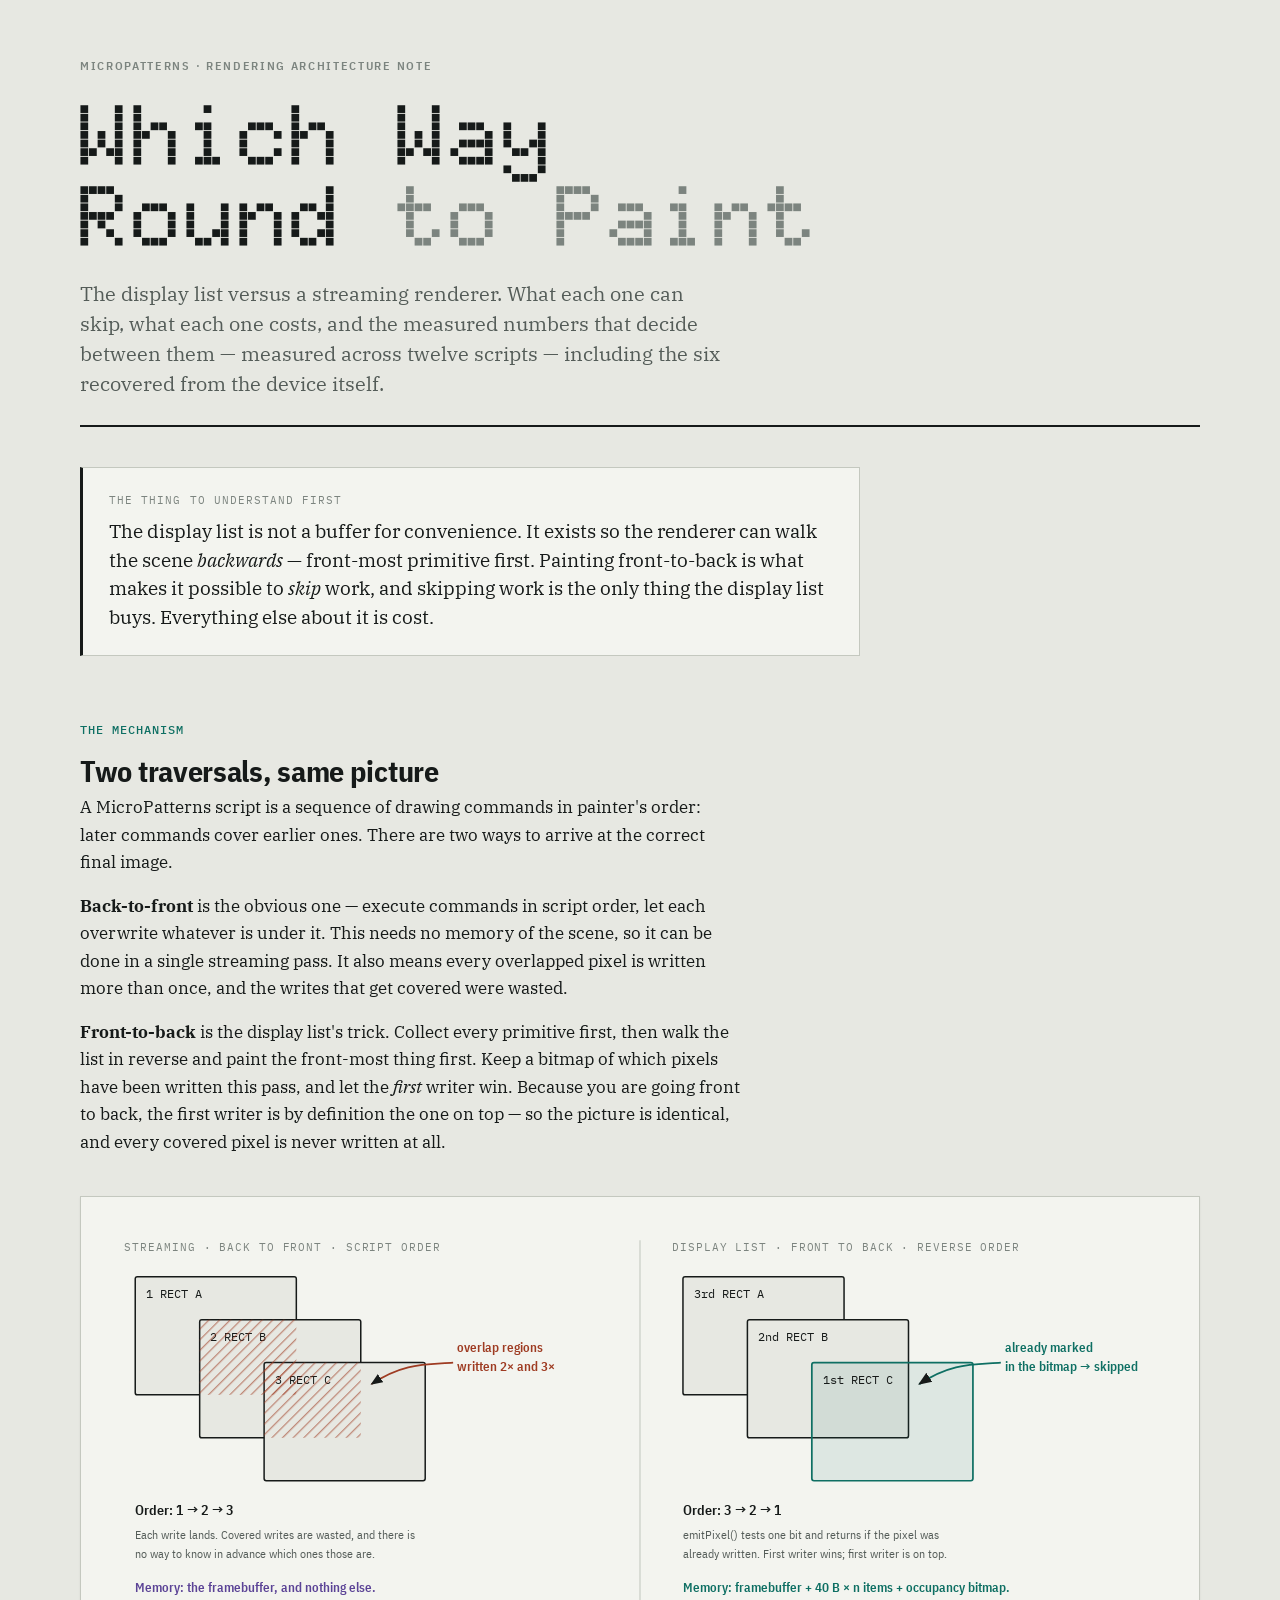
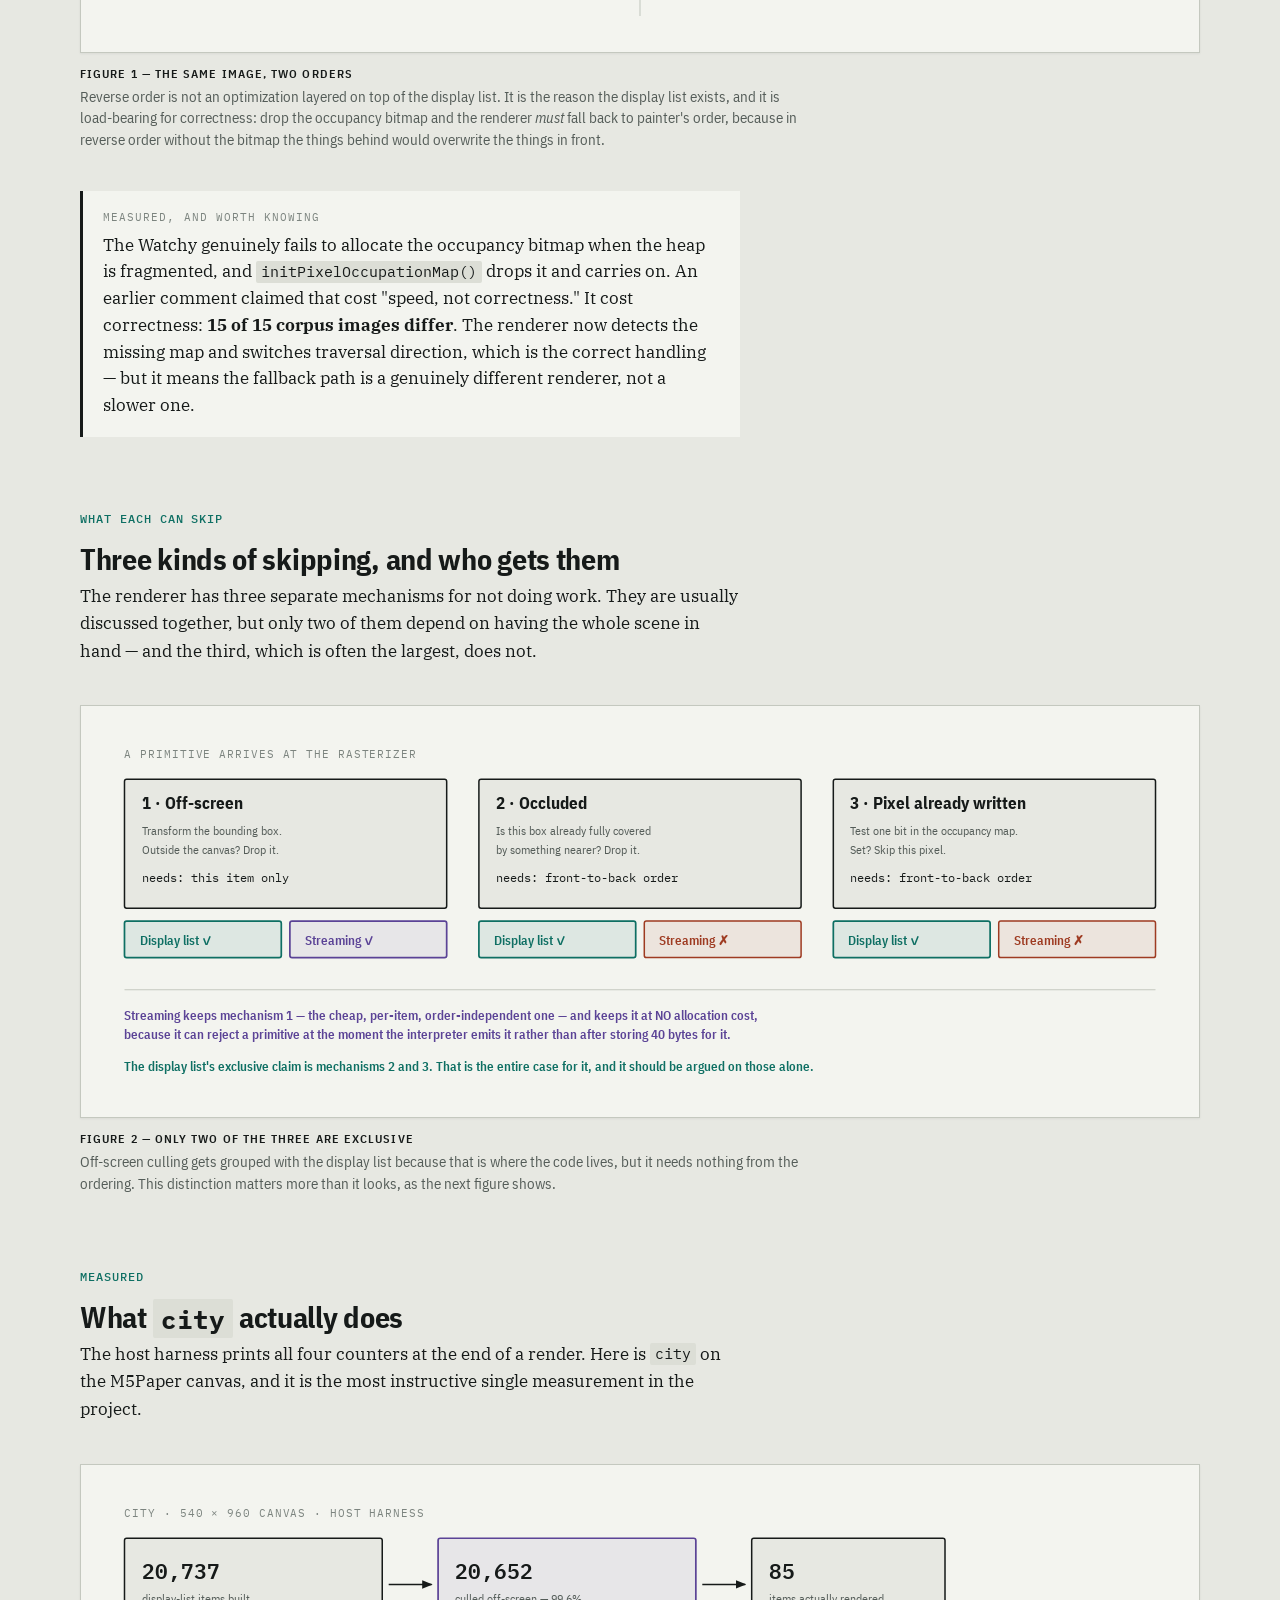
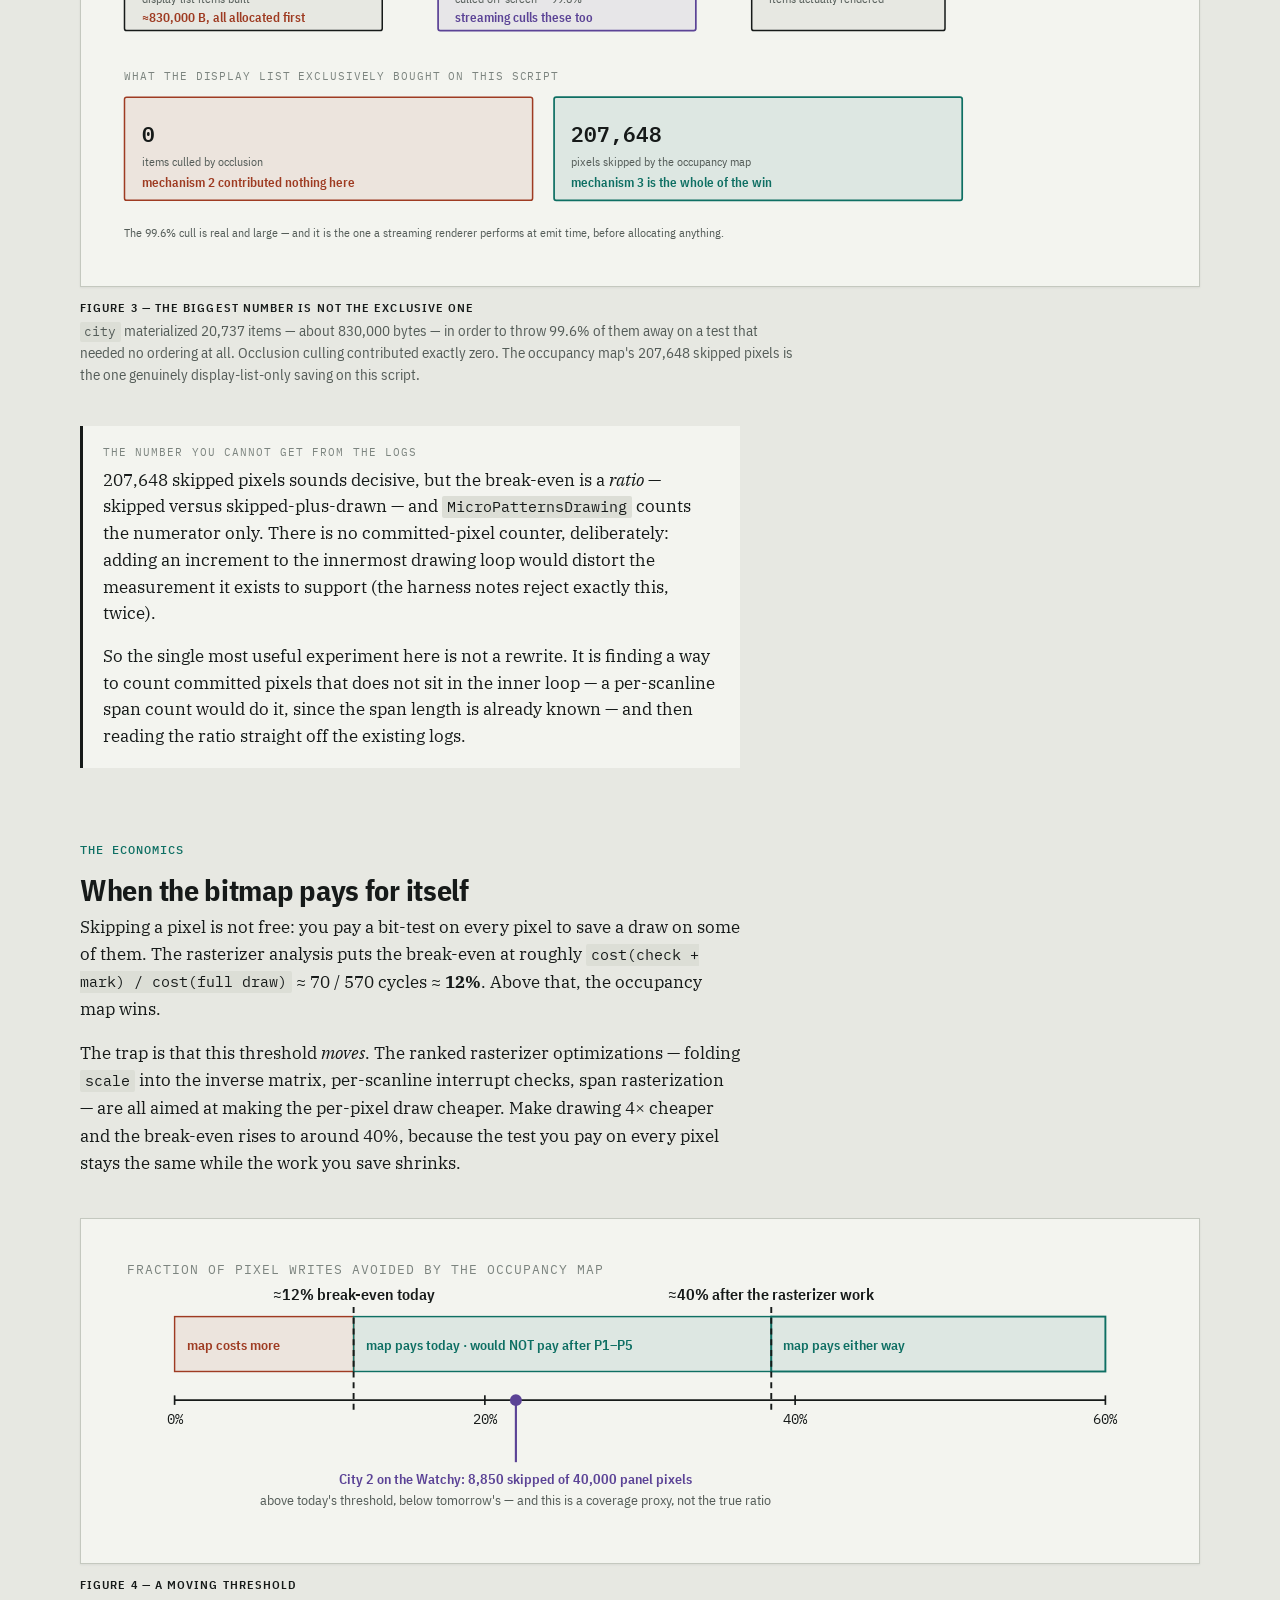
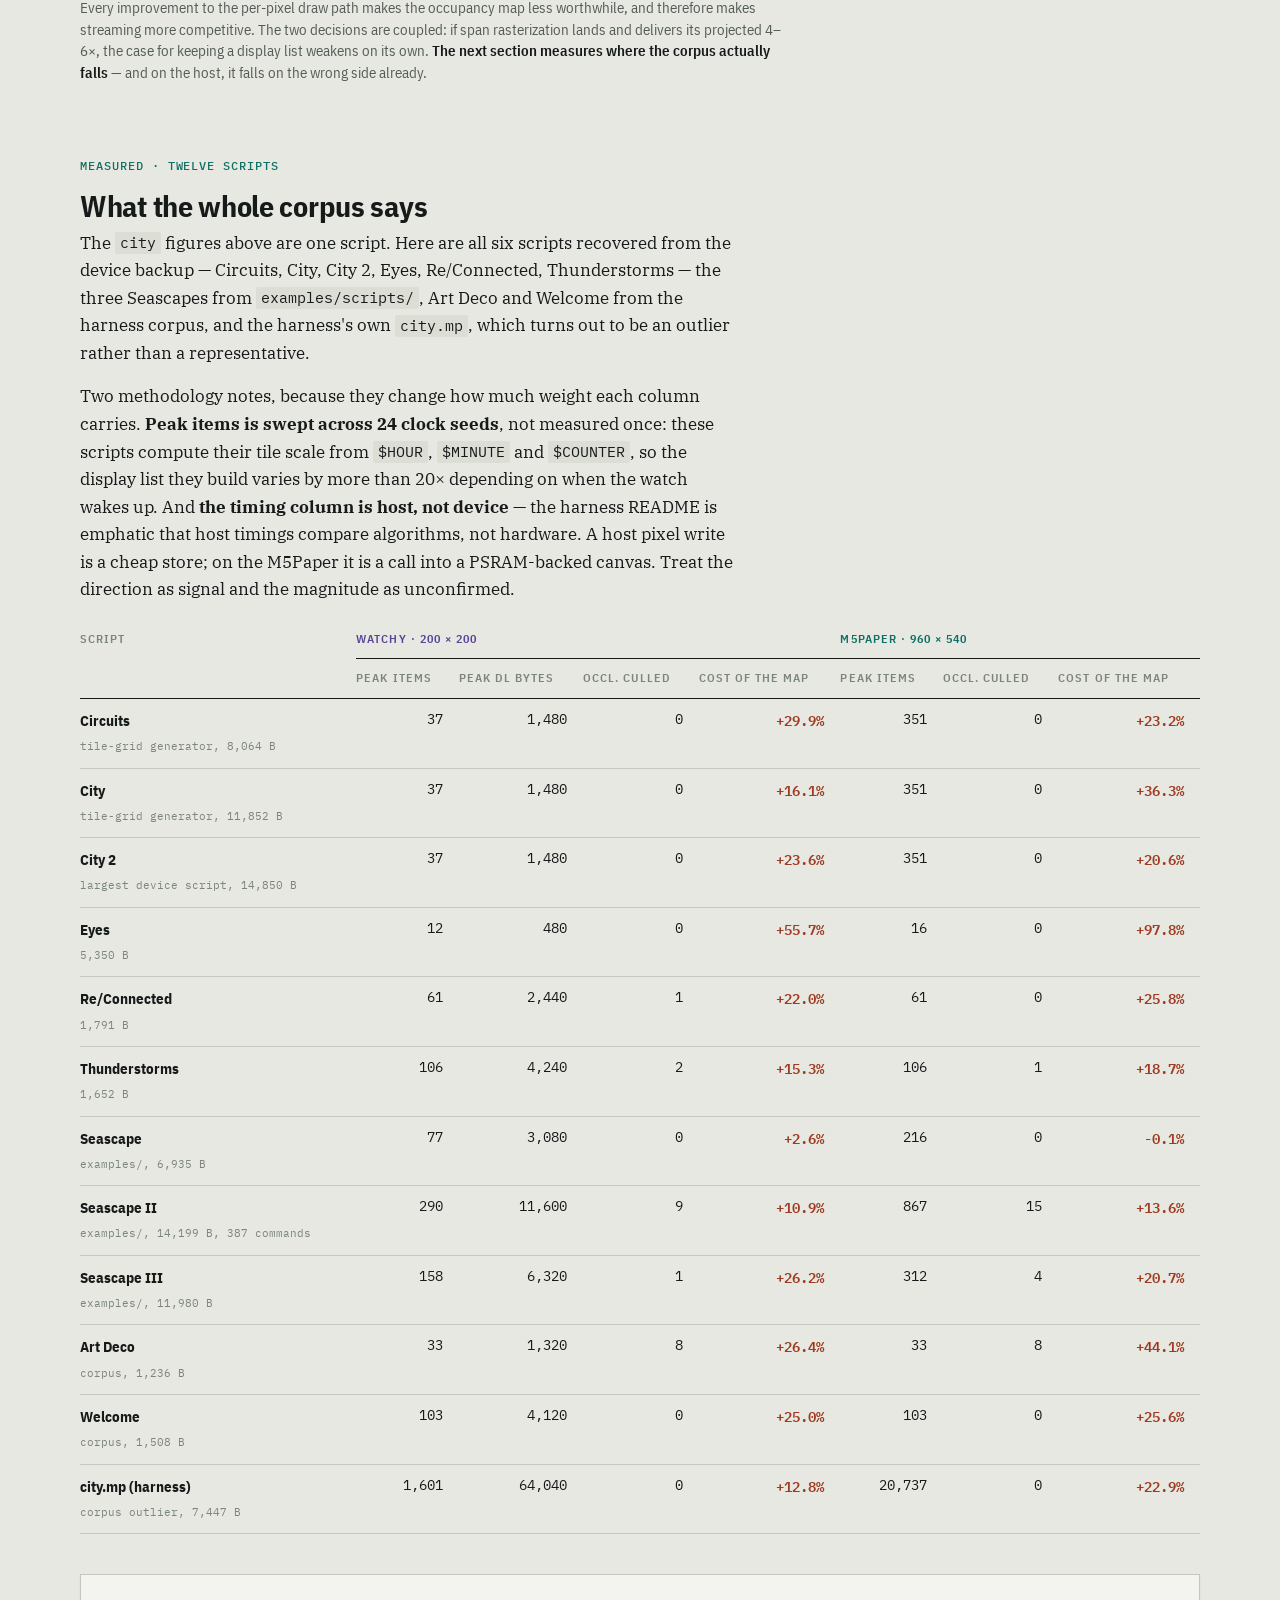
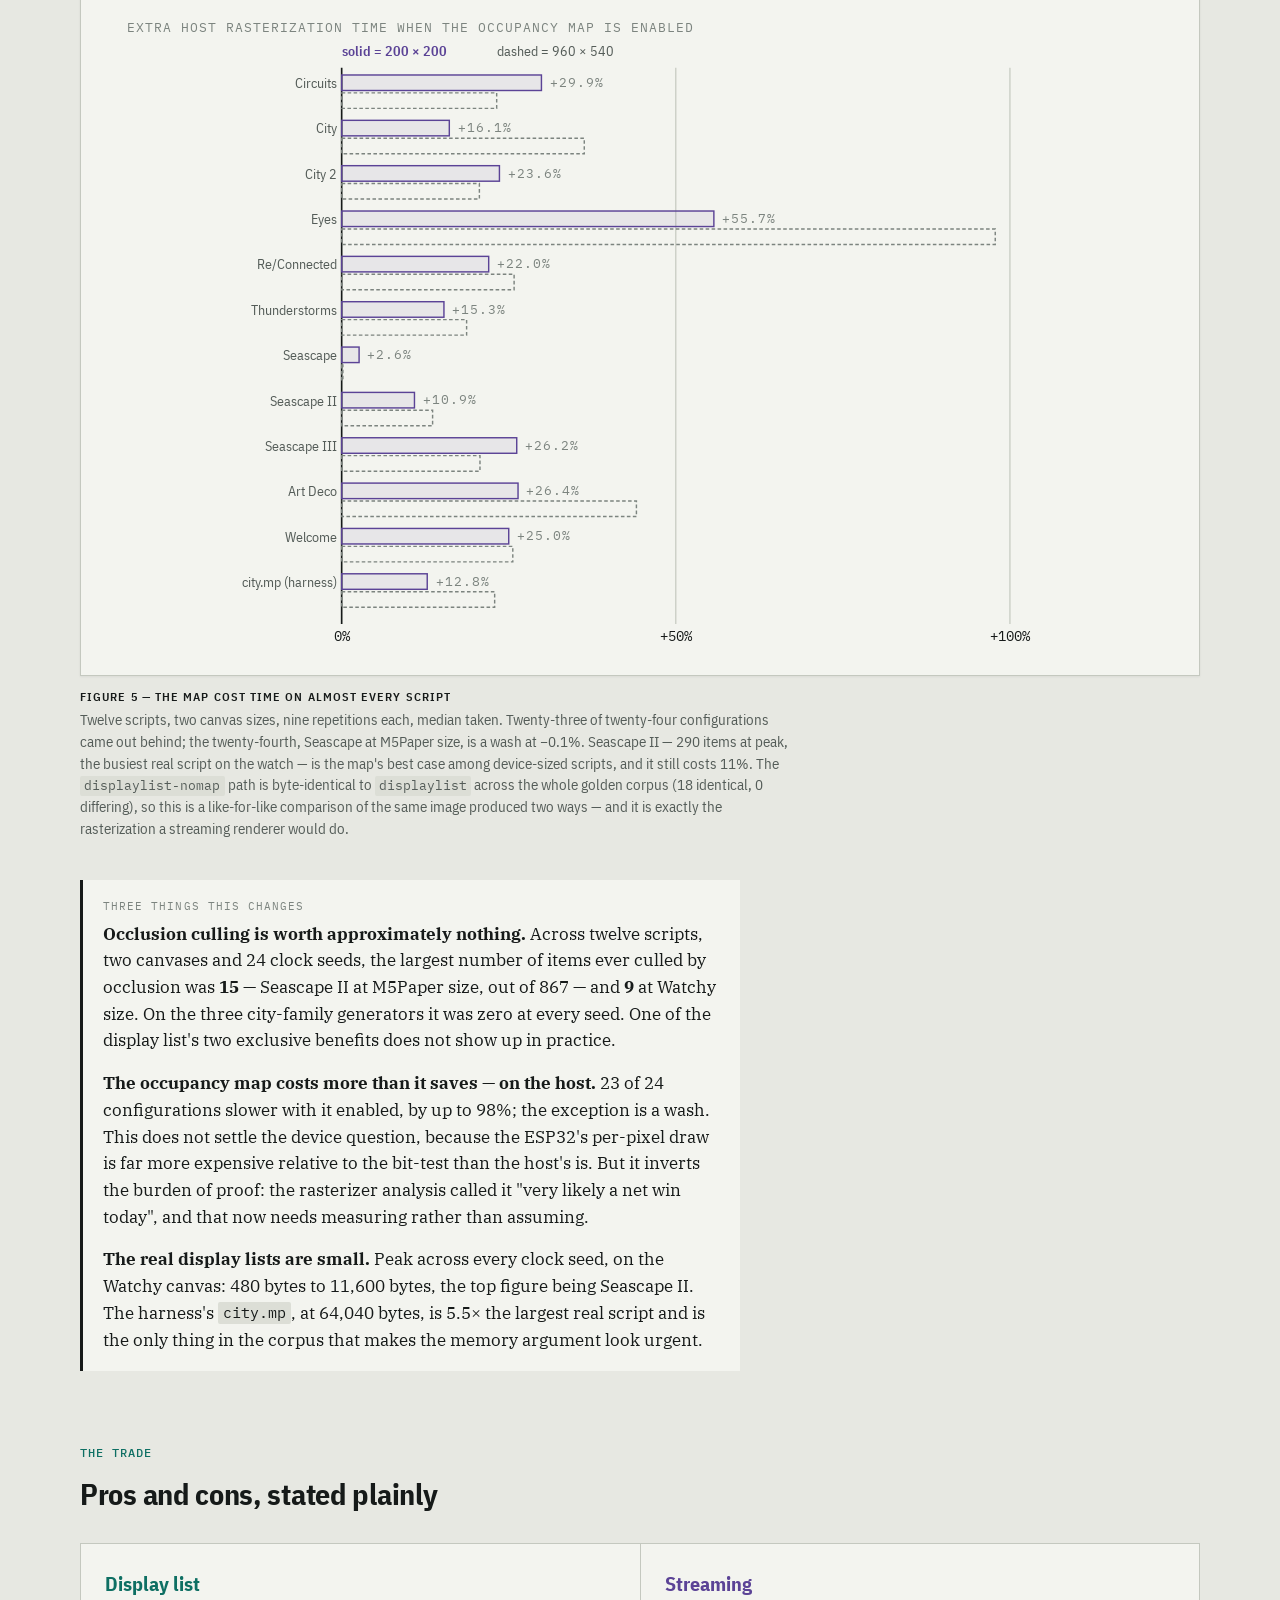
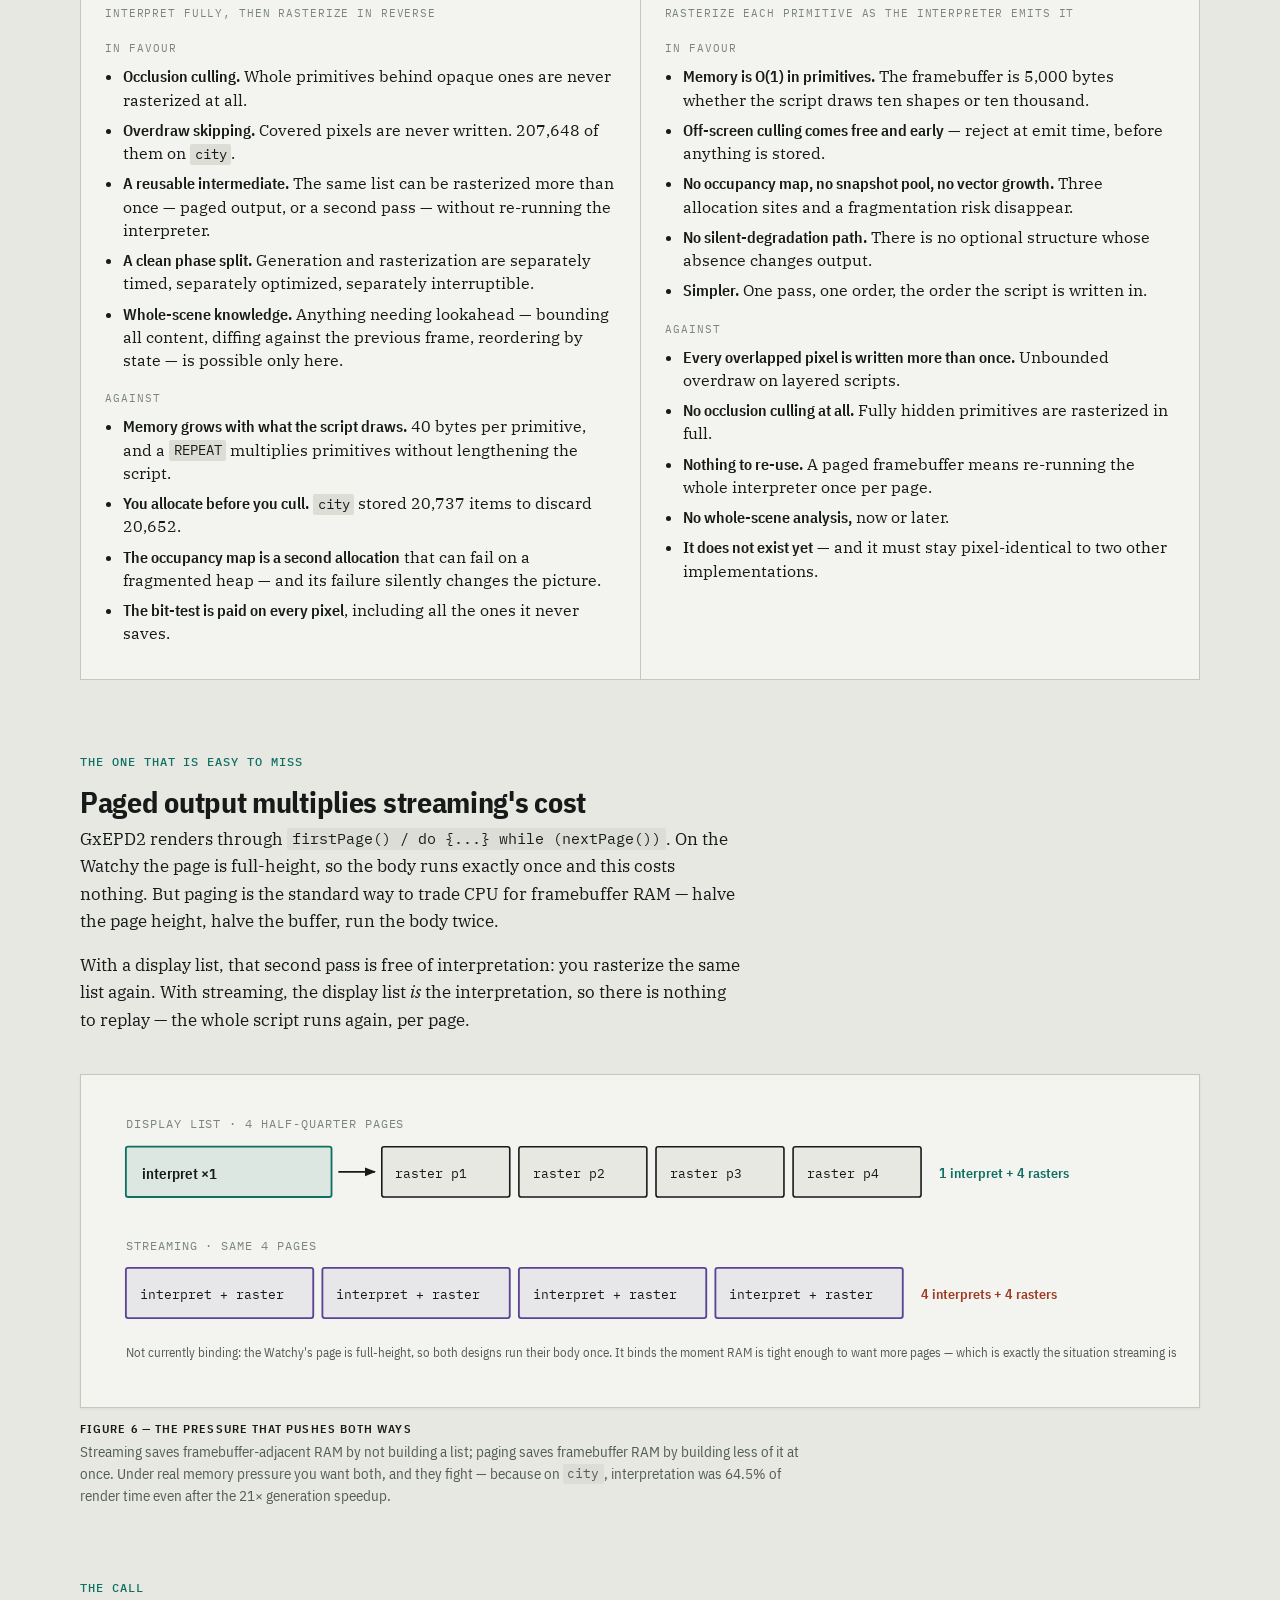
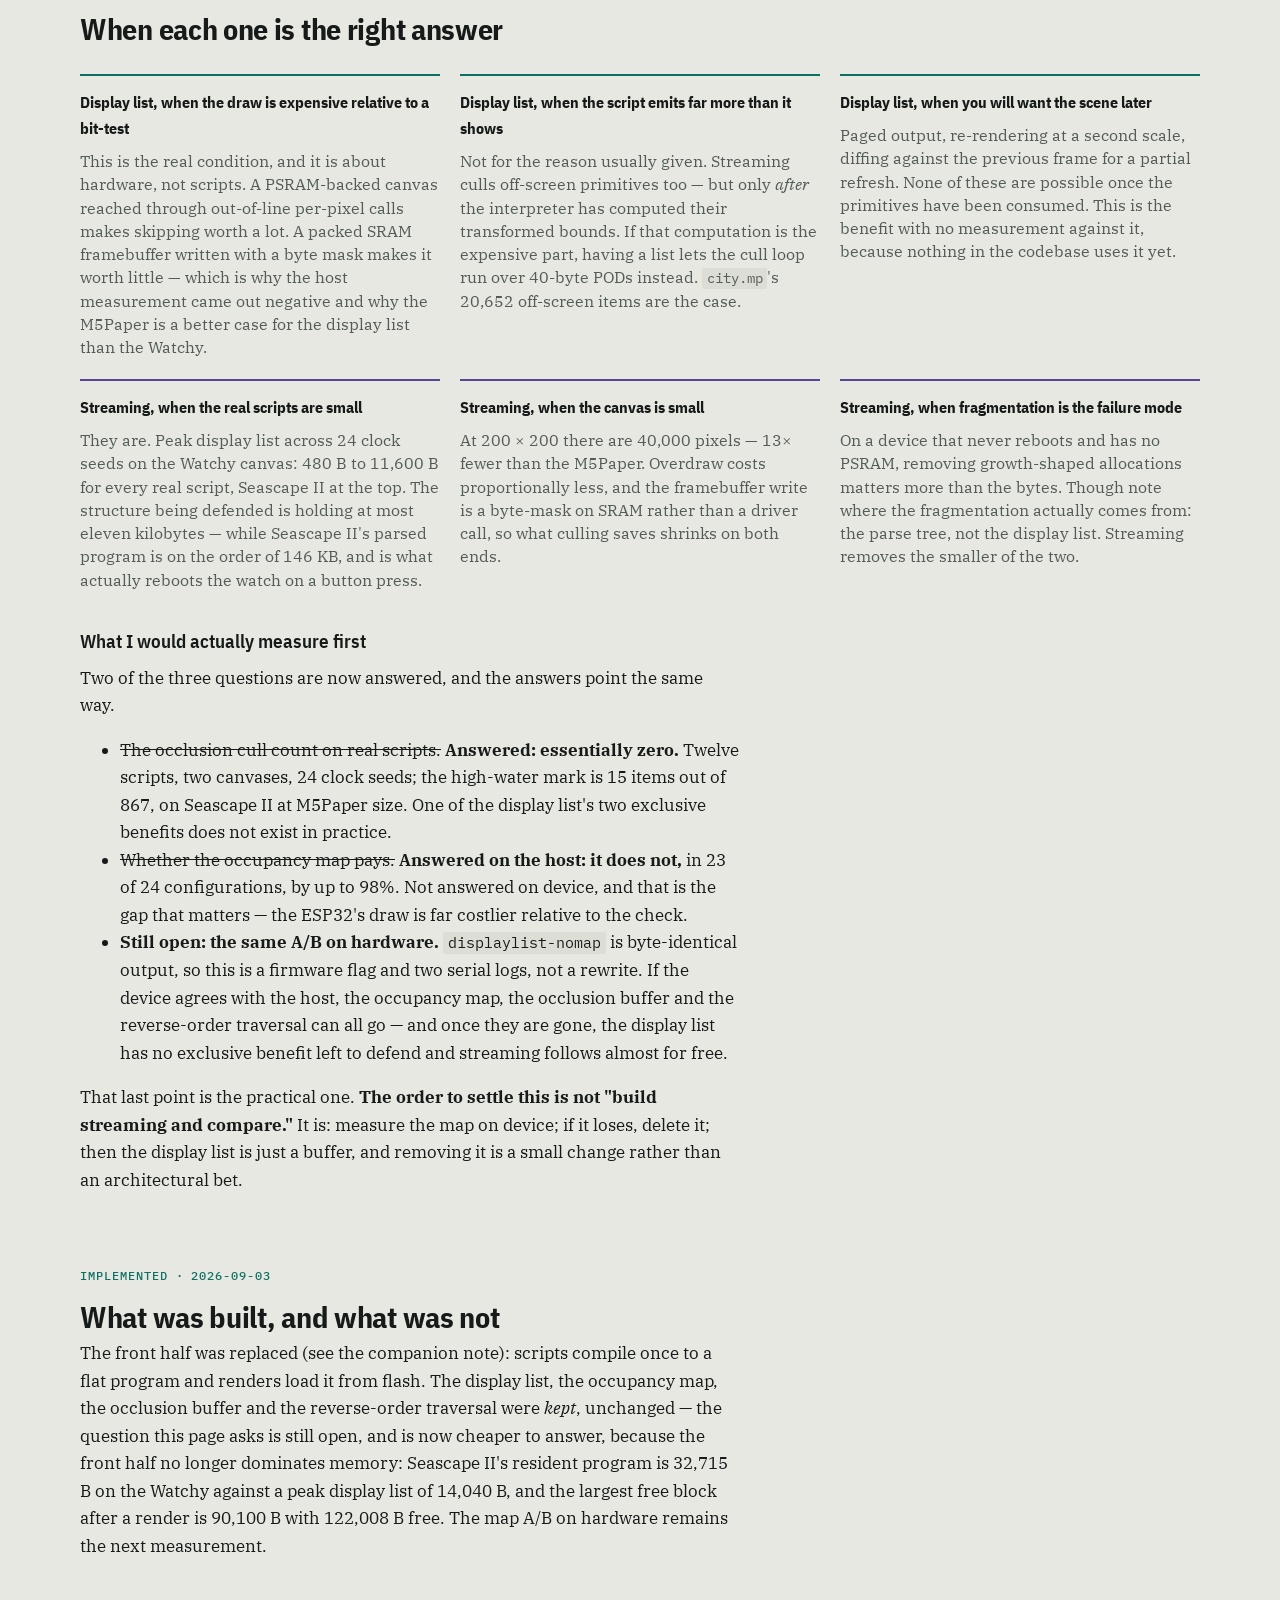
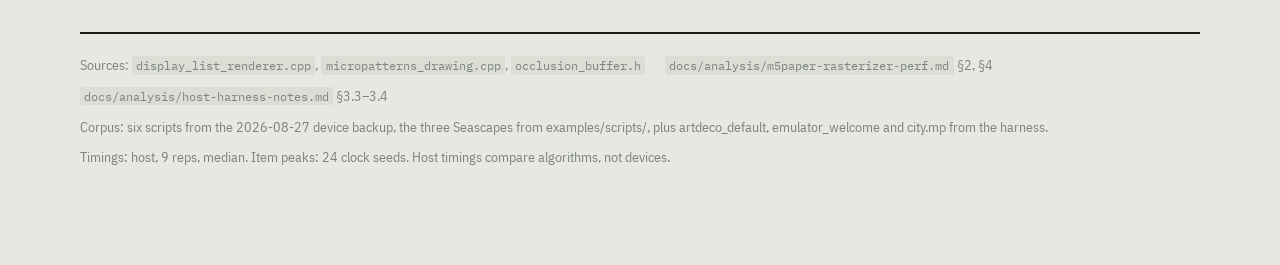
<file: docs/explainers/which-way-round-to-paint.html>
<!doctype html>
<html lang="en">
<meta charset="utf-8">
<meta name="viewport" content="width=device-width, initial-scale=1">
<title>Which Way Round to Paint</title>
<link rel="preconnect" href="https://fonts.googleapis.com">
<link rel="preconnect" href="https://fonts.gstatic.com" crossorigin>
<link rel="stylesheet" href="https://fonts.googleapis.com/css2?family=Doto:wght@700;900&family=IBM+Plex+Mono:wght@400;500;600&family=IBM+Plex+Sans+Condensed:wght@400;500;600;700&family=IBM+Plex+Serif:ital,wght@0,400;0,500;1,400&display=swap">

<style>
:root {
  --paper:       #E7E8E2;
  --raise:       #F3F4EF;
  --sunk:        #DCDED6;
  --ink:         #161A19;
  --ink-soft:    #545C58;
  --ink-faint:   #7C847F;
  --rule:        #C4C8BF;
  --accent:      #0E6F63;
  --accent-soft: #0E6F6318;
  --alt:         #5B4396;
  --alt-soft:    #5B439614;
  --warn:        #9E3B22;
  --warn-soft:   #9E3B2216;
  --shadow:      0 1px 2px #161A1910;

  --f-display: "Doto", "IBM Plex Mono", ui-monospace, monospace;
  --f-label:   "IBM Plex Sans Condensed", "Helvetica Neue", Arial, sans-serif;
  --f-body:    "IBM Plex Serif", Georgia, "Times New Roman", serif;
  --f-mono:    "IBM Plex Mono", ui-monospace, SFMono-Regular, Menlo, monospace;
}

@media (prefers-color-scheme: dark) {
  :root:not([data-theme="light"]) {
    --paper:       #121514;
    --raise:       #1B201E;
    --sunk:        #0C0E0D;
    --ink:         #E4E7E1;
    --ink-soft:    #9AA39E;
    --ink-faint:   #6E7873;
    --rule:        #2E3532;
    --accent:      #4FBFAE;
    --accent-soft: #4FBFAE1A;
    --alt:         #A78BE8;
    --alt-soft:    #A78BE81A;
    --warn:        #D9714F;
    --warn-soft:   #D9714F1A;
    --shadow:      0 1px 2px #00000040;
  }
}

:root[data-theme="dark"] {
  --paper:       #121514;
  --raise:       #1B201E;
  --sunk:        #0C0E0D;
  --ink:         #E4E7E1;
  --ink-soft:    #9AA39E;
  --ink-faint:   #6E7873;
  --rule:        #2E3532;
  --accent:      #4FBFAE;
  --accent-soft: #4FBFAE1A;
  --alt:         #A78BE8;
  --alt-soft:    #A78BE81A;
  --warn:        #D9714F;
  --warn-soft:   #D9714F1A;
  --shadow:      0 1px 2px #00000040;
}

* { box-sizing: border-box; }

body {
  background: var(--paper);
  color: var(--ink);
  font-family: var(--f-body);
  font-size: 17px;
  line-height: 1.62;
  margin: 0;
  padding: 0 24px 96px;
  -webkit-font-smoothing: antialiased;
}

.wrap { max-width: 1120px; margin: 0 auto; }
.col  { max-width: 660px; }

header.mast {
  border-bottom: 2px solid var(--ink);
  padding: 56px 0 26px;
  margin-bottom: 40px;
}
.eyebrow {
  font-family: var(--f-label);
  font-size: 12px; font-weight: 600;
  letter-spacing: 0.14em; text-transform: uppercase;
  color: var(--ink-faint);
  margin: 0 0 20px;
}
h1 {
  font-family: var(--f-display);
  font-weight: 900;
  font-size: clamp(40px, 8.4vw, 86px);
  line-height: 0.94;
  letter-spacing: 0.01em;
  margin: 0 0 22px;
  text-wrap: balance;
}
h1 .q { color: var(--ink-faint); }
.standfirst {
  font-size: 20px; line-height: 1.5;
  color: var(--ink-soft);
  max-width: 640px; margin: 0;
}
.standfirst em { color: var(--ink); font-style: italic; }

.thesis {
  border: 1px solid var(--rule);
  border-left: 3px solid var(--ink);
  background: var(--raise);
  padding: 24px 26px;
  margin: 40px 0 64px;
  max-width: 780px;
}
.thesis p { margin: 0; font-size: 19px; line-height: 1.5; }
.thesis .tag {
  font-family: var(--f-mono);
  font-size: 10.5px; letter-spacing: 0.1em; text-transform: uppercase;
  color: var(--ink-faint); display: block; margin-bottom: 8px;
}

section { margin: 0 0 72px; }

h2 {
  font-family: var(--f-label);
  font-size: 30px; font-weight: 700; line-height: 1.15;
  letter-spacing: -0.01em; margin: 0 0 6px;
  text-wrap: balance;
}
.kicker {
  font-family: var(--f-mono);
  font-size: 12px; font-weight: 500;
  letter-spacing: 0.08em; text-transform: uppercase;
  color: var(--accent); margin: 0 0 14px;
}
h3 {
  font-family: var(--f-label);
  font-size: 19px; font-weight: 600;
  margin: 34px 0 8px;
}
p { margin: 0 0 16px; }
a { color: var(--accent); text-decoration-thickness: 1px; text-underline-offset: 2px; }
a:focus-visible { outline: 2px solid var(--accent); outline-offset: 3px; }

code {
  font-family: var(--f-mono);
  font-size: 0.88em;
  background: var(--sunk);
  padding: 0.1em 0.34em;
  border-radius: 2px;
}

figure { margin: 40px 0; padding: 0; }
figure .frame {
  background: var(--raise);
  border: 1px solid var(--rule);
  padding: 26px 22px 20px;
  overflow-x: auto;
  box-shadow: var(--shadow);
}
figure svg { display: block; width: 100%; height: auto; min-width: 560px; }
figcaption {
  font-family: var(--f-label);
  font-size: 14.5px; line-height: 1.5;
  color: var(--ink-soft);
  margin-top: 12px; max-width: 720px;
}
figcaption b {
  font-weight: 600; color: var(--ink); display: block;
  font-size: 12px; letter-spacing: 0.09em; text-transform: uppercase;
  margin-bottom: 3px;
}

.s-box   { fill: var(--paper); stroke: var(--ink); stroke-width: 1.4; }
.s-box-a { fill: var(--accent-soft); stroke: var(--accent); stroke-width: 1.6; }
.s-box-v { fill: var(--alt-soft); stroke: var(--alt); stroke-width: 1.6; }
.s-box-w { fill: var(--warn-soft); stroke: var(--warn); stroke-width: 1.4; }
.s-box-g { fill: none; stroke: var(--rule); stroke-width: 1.2; stroke-dasharray: 4 4; }
.s-line  { stroke: var(--ink); stroke-width: 1.4; fill: none; }
.s-line-a{ stroke: var(--accent); stroke-width: 1.8; fill: none; }
.s-line-v{ stroke: var(--alt); stroke-width: 1.8; fill: none; }
.s-line-w{ stroke: var(--warn); stroke-width: 1.6; fill: none; }
.s-line-f{ stroke: var(--rule); stroke-width: 1; fill: none; }
.t       { font-family: var(--f-label); font-size: 13px; font-weight: 600; fill: var(--ink); }
.t-m     { font-family: var(--f-mono); font-size: 11.5px; fill: var(--ink); }
.t-s     { font-family: var(--f-label); font-size: 11.5px; fill: var(--ink-soft); }
.t-a     { font-family: var(--f-label); font-size: 12px; font-weight: 600; fill: var(--accent); }
.t-v     { font-family: var(--f-label); font-size: 12px; font-weight: 600; fill: var(--alt); }
.t-w     { font-family: var(--f-label); font-size: 12px; font-weight: 600; fill: var(--warn); }
.t-cap   { font-family: var(--f-mono); font-size: 10.5px; letter-spacing: 0.08em; fill: var(--ink-faint); }
.t-big   { font-family: var(--f-label); font-size: 16px; font-weight: 700; fill: var(--ink); }
.t-num   { font-family: var(--f-mono); font-size: 20px; font-weight: 600; fill: var(--ink); }

pre {
  font-family: var(--f-mono);
  font-size: 13px; line-height: 1.6;
  background: var(--sunk);
  border-left: 3px solid var(--accent);
  padding: 16px 18px;
  overflow-x: auto; margin: 0 0 24px;
}
pre code { background: none; padding: 0; font-size: inherit; }
pre .c { color: var(--ink-faint); }

.tbl-wrap { overflow-x: auto; margin: 0 0 24px; }
table {
  border-collapse: collapse; width: 100%;
  font-family: var(--f-label); font-size: 15px;
  min-width: 560px;
}
th, td {
  text-align: left; padding: 10px 16px 10px 0;
  border-bottom: 1px solid var(--rule);
  vertical-align: top;
}
th {
  font-size: 11.5px; letter-spacing: 0.09em; text-transform: uppercase;
  color: var(--ink-faint); font-weight: 600;
  border-bottom: 1.5px solid var(--ink);
}
th.dl { color: var(--accent); }
th.st { color: var(--alt); }
td.yes { color: var(--accent); font-weight: 600; }
td.yesv { color: var(--alt); font-weight: 600; }
td.no  { color: var(--warn); font-weight: 600; }

/* pro / con columns */
.pc {
  display: grid;
  grid-template-columns: repeat(auto-fit, minmax(300px, 1fr));
  gap: 1px;
  background: var(--rule);
  border: 1px solid var(--rule);
  margin: 32px 0;
}
.pc > div { background: var(--raise); padding: 24px 24px 26px; }
.pc h4 {
  font-family: var(--f-label);
  font-size: 20px; font-weight: 700;
  margin: 0 0 4px;
}
.pc .dl h4 { color: var(--accent); }
.pc .st h4 { color: var(--alt); }
.pc .sub {
  font-family: var(--f-mono);
  font-size: 11px; letter-spacing: 0.08em; text-transform: uppercase;
  color: var(--ink-faint); margin: 0 0 18px;
}
.pc dl { margin: 0; }
.pc dd { margin: 0; }
.sub2 { font-family: var(--f-mono); font-size: 11px; color: var(--ink-faint); }
td.num { text-align: right; font-family: var(--f-mono); font-variant-numeric: tabular-nums; font-size: 13.5px; }
td.warncell { color: var(--warn); font-weight: 600; }
th[rowspan], th[colspan] { text-align: left; }
.pc dt {
  font-family: var(--f-mono);
  font-size: 10.5px; letter-spacing: 0.1em; text-transform: uppercase;
  color: var(--ink-faint);
  margin: 18px 0 8px;
}
.pc dt:first-child { margin-top: 0; }
.pc ul { margin: 0; padding-left: 18px; font-size: 15.5px; line-height: 1.5; }
.pc li { margin-bottom: 7px; }
.pc li b { font-family: var(--f-label); font-weight: 600; }

.callout {
  border-left: 3px solid var(--ink);
  background: var(--raise);
  padding: 18px 20px;
  margin: 28px 0;
  font-size: 16.5px;
}
.callout p:last-child { margin-bottom: 0; }
.callout .tag {
  font-family: var(--f-mono);
  font-size: 10.5px; letter-spacing: 0.1em; text-transform: uppercase;
  color: var(--ink-faint); display: block; margin-bottom: 6px;
}

.when {
  display: grid;
  grid-template-columns: repeat(auto-fit, minmax(280px, 1fr));
  gap: 20px;
  margin: 28px 0;
}
.when > div {
  border-top: 2px solid var(--rule);
  padding-top: 14px;
}
.when > div.dl { border-top-color: var(--accent); }
.when > div.st { border-top-color: var(--alt); }
.when h4 {
  font-family: var(--f-label);
  font-size: 16px; font-weight: 700;
  margin: 0 0 8px;
}
.when p { font-size: 15.5px; line-height: 1.5; margin: 0; color: var(--ink-soft); }

footer.end {
  border-top: 2px solid var(--ink);
  padding-top: 20px;
  font-family: var(--f-label);
  font-size: 14px; color: var(--ink-faint);
  display: flex; flex-wrap: wrap; gap: 8px 20px;
}

@media (prefers-reduced-motion: no-preference) {
  a { transition: color 120ms ease; }
}
</style>

<div class="wrap">

<header class="mast">
  <p class="eyebrow">MicroPatterns · rendering architecture note</p>
  <h1>Which Way Round <span class="q">to Paint</span></h1>
  <p class="standfirst">The display list versus a streaming renderer. What each one can skip, what each one costs, and the measured numbers that decide between them — measured across twelve scripts — including the six recovered from the device itself.</p>
</header>

<div class="thesis">
  <span class="tag">The thing to understand first</span>
  <p>The display list is not a buffer for convenience. It exists so the renderer can walk the scene <em>backwards</em> — front-most primitive first. Painting front-to-back is what makes it possible to <em>skip</em> work, and skipping work is the only thing the display list buys. Everything else about it is cost.</p>
</div>

<!-- ============================================================ -->

<section>
  <p class="kicker">The mechanism</p>
  <h2>Two traversals, same picture</h2>
  <div class="col">
    <p>A MicroPatterns script is a sequence of drawing commands in painter's order: later commands cover earlier ones. There are two ways to arrive at the correct final image.</p>
    <p><strong>Back-to-front</strong> is the obvious one — execute commands in script order, let each overwrite whatever is under it. This needs no memory of the scene, so it can be done in a single streaming pass. It also means every overlapped pixel is written more than once, and the writes that get covered were wasted.</p>
    <p><strong>Front-to-back</strong> is the display list's trick. Collect every primitive first, then walk the list in reverse and paint the front-most thing first. Keep a bitmap of which pixels have been written this pass, and let the <em>first</em> writer win. Because you are going front to back, the first writer is by definition the one on top — so the picture is identical, and every covered pixel is never written at all.</p>
  </div>

  <figure>
    <div class="frame">
      <svg viewBox="0 0 1000 380" role="img" aria-label="Three overlapping rectangles drawn two ways. Back to front in script order writes the overlapped region three times. Front to back in reverse order, with an occupancy bitmap making the first writer win, writes every pixel exactly once and produces the same image.">
        <defs>
          <marker id="pa" viewBox="0 0 10 10" refX="9" refY="5" markerWidth="7" markerHeight="7" orient="auto-start-reverse">
            <polygon points="0,1 10,5 0,9" fill="currentColor"/>
          </marker>
          <pattern id="hatch" width="7" height="7" patternUnits="userSpaceOnUse" patternTransform="rotate(45)">
            <line x1="0" y1="0" x2="0" y2="7" stroke="var(--warn)" stroke-width="2.4" opacity="0.55"/>
          </pattern>
        </defs>

        <line class="s-line-f" x1="500" y1="16" x2="500" y2="366"/>

        <!-- LEFT -->
        <text class="t-cap" x="20" y="26">STREAMING · BACK TO FRONT · SCRIPT ORDER</text>

        <rect class="s-box" x="30" y="50" width="150" height="110" rx="2"/>
        <text class="t-m" x="40" y="70">1  RECT A</text>
        <rect class="s-box" x="90" y="90" width="150" height="110" rx="2"/>
        <text class="t-m" x="100" y="110">2  RECT B</text>
        <rect class="s-box" x="150" y="130" width="150" height="110" rx="2"/>
        <text class="t-m" x="160" y="150">3  RECT C</text>

        <rect x="150" y="130" width="90" height="70" fill="url(#hatch)"/>
        <rect x="90" y="90" width="90" height="70" fill="url(#hatch)"/>

        <text class="t-w" x="330" y="120">overlap regions</text>
        <text class="t-w" x="330" y="138">written 2× and 3×</text>
        <path class="s-line-w" d="M 326 130 C 300 132 280 130 250 150" marker-end="url(#pa)" color="var(--warn)"/>

        <text class="t" x="30" y="272">Order: 1 → 2 → 3</text>
        <text class="t-s" x="30" y="294">Each write lands. Covered writes are wasted, and there is</text>
        <text class="t-s" x="30" y="312">no way to know in advance which ones those are.</text>
        <text class="t-v" x="30" y="344">Memory: the framebuffer, and nothing else.</text>

        <!-- RIGHT -->
        <text class="t-cap" x="530" y="26">DISPLAY LIST · FRONT TO BACK · REVERSE ORDER</text>

        <rect class="s-box" x="540" y="50" width="150" height="110" rx="2"/>
        <text class="t-m" x="550" y="70">3rd  RECT A</text>
        <rect class="s-box" x="600" y="90" width="150" height="110" rx="2"/>
        <text class="t-m" x="610" y="110">2nd  RECT B</text>
        <rect class="s-box-a" x="660" y="130" width="150" height="110" rx="2"/>
        <text class="t-m" x="670" y="150">1st  RECT C</text>

        <text class="t-a" x="840" y="120">already marked</text>
        <text class="t-a" x="840" y="138">in the bitmap → skipped</text>
        <path class="s-line-a" d="M 836 130 C 810 132 790 130 760 150" marker-end="url(#pa)" color="var(--accent)"/>

        <text class="t" x="540" y="272">Order: 3 → 2 → 1</text>
        <text class="t-s" x="540" y="294">emitPixel() tests one bit and returns if the pixel was</text>
        <text class="t-s" x="540" y="312">already written. First writer wins; first writer is on top.</text>
        <text class="t-a" x="540" y="344">Memory: framebuffer + 40 B × n items + occupancy bitmap.</text>
      </svg>
    </div>
    <figcaption><b>Figure 1 — the same image, two orders</b>Reverse order is not an optimization layered on top of the display list. It is the reason the display list exists, and it is load-bearing for correctness: drop the occupancy bitmap and the renderer <em>must</em> fall back to painter's order, because in reverse order without the bitmap the things behind would overwrite the things in front.</figcaption>
  </figure>

  <div class="col">
    <div class="callout">
      <span class="tag">Measured, and worth knowing</span>
      <p>The Watchy genuinely fails to allocate the occupancy bitmap when the heap is fragmented, and <code>initPixelOccupationMap()</code> drops it and carries on. An earlier comment claimed that cost "speed, not correctness." It cost correctness: <strong>15 of 15 corpus images differ</strong>. The renderer now detects the missing map and switches traversal direction, which is the correct handling — but it means the fallback path is a genuinely different renderer, not a slower one.</p>
    </div>
  </div>
</section>

<!-- ============================================================ -->

<section>
  <p class="kicker">What each can skip</p>
  <h2>Three kinds of skipping, and who gets them</h2>
  <div class="col">
    <p>The renderer has three separate mechanisms for not doing work. They are usually discussed together, but only two of them depend on having the whole scene in hand — and the third, which is often the largest, does not.</p>
  </div>

  <figure>
    <div class="frame">
      <svg viewBox="0 0 1000 340" role="img" aria-label="Three culling mechanisms. Off-screen culling is per item and available to both designs. Occlusion culling and per-pixel overdraw skipping both require front to back order and are available only to the display list.">
        <defs>
          <marker id="pb" viewBox="0 0 10 10" refX="9" refY="5" markerWidth="7" markerHeight="7" orient="auto-start-reverse">
            <polygon points="0,1 10,5 0,9" fill="currentColor"/>
          </marker>
        </defs>

        <text class="t-cap" x="20" y="24">A PRIMITIVE ARRIVES AT THE RASTERIZER</text>

        <!-- lane 1 -->
        <rect class="s-box" x="20" y="44" width="300" height="120" rx="2"/>
        <text class="t-big" x="36" y="72">1 · Off-screen</text>
        <text class="t-s" x="36" y="96">Transform the bounding box.</text>
        <text class="t-s" x="36" y="114">Outside the canvas? Drop it.</text>
        <text class="t-m" x="36" y="140">needs: this item only</text>
        <rect class="s-box-a" x="20" y="176" width="146" height="34" rx="2"/>
        <text class="t-a" x="34" y="198">Display list ✓</text>
        <rect class="s-box-v" x="174" y="176" width="146" height="34" rx="2"/>
        <text class="t-v" x="188" y="198">Streaming ✓</text>

        <!-- lane 2 -->
        <rect class="s-box" x="350" y="44" width="300" height="120" rx="2"/>
        <text class="t-big" x="366" y="72">2 · Occluded</text>
        <text class="t-s" x="366" y="96">Is this box already fully covered</text>
        <text class="t-s" x="366" y="114">by something nearer? Drop it.</text>
        <text class="t-m" x="366" y="140">needs: front-to-back order</text>
        <rect class="s-box-a" x="350" y="176" width="146" height="34" rx="2"/>
        <text class="t-a" x="364" y="198">Display list ✓</text>
        <rect class="s-box-w" x="504" y="176" width="146" height="34" rx="2"/>
        <text class="t-w" x="518" y="198">Streaming ✗</text>

        <!-- lane 3 -->
        <rect class="s-box" x="680" y="44" width="300" height="120" rx="2"/>
        <text class="t-big" x="696" y="72">3 · Pixel already written</text>
        <text class="t-s" x="696" y="96">Test one bit in the occupancy map.</text>
        <text class="t-s" x="696" y="114">Set? Skip this pixel.</text>
        <text class="t-m" x="696" y="140">needs: front-to-back order</text>
        <rect class="s-box-a" x="680" y="176" width="146" height="34" rx="2"/>
        <text class="t-a" x="694" y="198">Display list ✓</text>
        <rect class="s-box-w" x="834" y="176" width="146" height="34" rx="2"/>
        <text class="t-w" x="848" y="198">Streaming ✗</text>

        <!-- band -->
        <line class="s-line-f" x1="20" y1="240" x2="980" y2="240"/>
        <text class="t-v" x="20" y="268">Streaming keeps mechanism 1 — the cheap, per-item, order-independent one — and keeps it at NO allocation cost,</text>
        <text class="t-v" x="20" y="286">because it can reject a primitive at the moment the interpreter emits it rather than after storing 40 bytes for it.</text>
        <text class="t-a" x="20" y="316">The display list's exclusive claim is mechanisms 2 and 3. That is the entire case for it, and it should be argued on those alone.</text>
      </svg>
    </div>
    <figcaption><b>Figure 2 — only two of the three are exclusive</b>Off-screen culling gets grouped with the display list because that is where the code lives, but it needs nothing from the ordering. This distinction matters more than it looks, as the next figure shows.</figcaption>
  </figure>
</section>

<!-- ============================================================ -->

<section>
  <p class="kicker">Measured</p>
  <h2>What <code>city</code> actually does</h2>
  <div class="col">
    <p>The host harness prints all four counters at the end of a render. Here is <code>city</code> on the M5Paper canvas, and it is the most instructive single measurement in the project.</p>
  </div>

  <figure>
    <div class="frame">
      <svg viewBox="0 0 1000 350" role="img" aria-label="Measured counters for the city script: 20,737 display list items built, 20,652 culled off-screen, 85 actually rendered, zero culled by occlusion, and 207,648 pixels skipped by the occupancy map.">
        <defs>
          <marker id="pc2" viewBox="0 0 10 10" refX="9" refY="5" markerWidth="7" markerHeight="7" orient="auto-start-reverse">
            <polygon points="0,1 10,5 0,9" fill="currentColor"/>
          </marker>
        </defs>

        <text class="t-cap" x="20" y="24">CITY · 540 × 960 CANVAS · HOST HARNESS</text>

        <!-- items built -->
        <rect class="s-box" x="20" y="44" width="240" height="86" rx="2"/>
        <text class="t-num" x="36" y="82">20,737</text>
        <text class="t-s" x="36" y="104">display-list items built</text>
        <text class="t-w" x="36" y="122">≈830,000 B, all allocated first</text>

        <line class="s-line" x1="266" y1="87" x2="306" y2="87" marker-end="url(#pc2)" color="var(--ink)"/>

        <!-- offscreen -->
        <rect class="s-box-v" x="312" y="44" width="240" height="86" rx="2"/>
        <text class="t-num" x="328" y="82">20,652</text>
        <text class="t-s" x="328" y="104">culled off-screen — 99.6%</text>
        <text class="t-v" x="328" y="122">streaming culls these too</text>

        <line class="s-line" x1="558" y1="87" x2="598" y2="87" marker-end="url(#pc2)" color="var(--ink)"/>

        <!-- rendered -->
        <rect class="s-box" x="604" y="44" width="180" height="86" rx="2"/>
        <text class="t-num" x="620" y="82">85</text>
        <text class="t-s" x="620" y="104">items actually rendered</text>

        <!-- the two exclusives -->
        <text class="t-cap" x="20" y="176">WHAT THE DISPLAY LIST EXCLUSIVELY BOUGHT ON THIS SCRIPT</text>

        <rect class="s-box-w" x="20" y="192" width="380" height="96" rx="2"/>
        <text class="t-num" x="36" y="234">0</text>
        <text class="t-s" x="36" y="256">items culled by occlusion</text>
        <text class="t-w" x="36" y="276">mechanism 2 contributed nothing here</text>

        <rect class="s-box-a" x="420" y="192" width="380" height="96" rx="2"/>
        <text class="t-num" x="436" y="234">207,648</text>
        <text class="t-s" x="436" y="256">pixels skipped by the occupancy map</text>
        <text class="t-a" x="436" y="276">mechanism 3 is the whole of the win</text>

        <text class="t-s" x="20" y="322">The 99.6% cull is real and large — and it is the one a streaming renderer performs at emit time, before allocating anything.</text>
      </svg>
    </div>
    <figcaption><b>Figure 3 — the biggest number is not the exclusive one</b><code>city</code> materialized 20,737 items — about 830,000 bytes — in order to throw 99.6% of them away on a test that needed no ordering at all. Occlusion culling contributed exactly zero. The occupancy map's 207,648 skipped pixels is the one genuinely display-list-only saving on this script.</figcaption>
  </figure>

  <div class="col">
    <div class="callout">
      <span class="tag">The number you cannot get from the logs</span>
      <p>207,648 skipped pixels sounds decisive, but the break-even is a <em>ratio</em> — skipped versus skipped-plus-drawn — and <code>MicroPatternsDrawing</code> counts the numerator only. There is no committed-pixel counter, deliberately: adding an increment to the innermost drawing loop would distort the measurement it exists to support (the harness notes reject exactly this, twice).</p>
      <p>So the single most useful experiment here is not a rewrite. It is finding a way to count committed pixels that does not sit in the inner loop — a per-scanline span count would do it, since the span length is already known — and then reading the ratio straight off the existing logs.</p>
    </div>
  </div>
</section>

<!-- ============================================================ -->

<section>
  <p class="kicker">The economics</p>
  <h2>When the bitmap pays for itself</h2>
  <div class="col">
    <p>Skipping a pixel is not free: you pay a bit-test on every pixel to save a draw on some of them. The rasterizer analysis puts the break-even at roughly <code>cost(check + mark) / cost(full draw)</code> ≈ 70 / 570 cycles ≈ <strong>12%</strong>. Above that, the occupancy map wins.</p>
    <p>The trap is that this threshold <em>moves</em>. The ranked rasterizer optimizations — folding <code>scale</code> into the inverse matrix, per-scanline interrupt checks, span rasterization — are all aimed at making the per-pixel draw cheaper. Make drawing 4× cheaper and the break-even rises to around 40%, because the test you pay on every pixel stays the same while the work you save shrinks.</p>
  </div>

  <figure>
    <div class="frame">
      <svg viewBox="0 0 900 250" role="img" aria-label="A number line of overdraw fraction from zero to sixty percent. Break-even today sits at about twelve percent; after the planned rasterizer optimizations it rises to about forty percent. A script at twenty-two percent overdraw is above today's threshold but below the future one.">
        <text class="t-cap" x="20" y="24">FRACTION OF PIXEL WRITES AVOIDED BY THE OCCUPANCY MAP</text>

        <!-- zones -->
        <rect x="60" y="60" width="150" height="46" fill="var(--warn-soft)" stroke="var(--warn)" stroke-width="1.2"/>
        <rect x="210" y="60" width="350" height="46" fill="var(--accent-soft)" stroke="var(--accent)" stroke-width="1.2"/>
        <rect x="560" y="60" width="280" height="46" fill="var(--accent-soft)" stroke="var(--accent)" stroke-width="1.6"/>

        <text class="t-w" x="70" y="88">map costs more</text>
        <text class="t-a" x="220" y="88">map pays today · would NOT pay after P1–P5</text>
        <text class="t-a" x="570" y="88">map pays either way</text>

        <!-- axis -->
        <line class="s-line" x1="60" y1="130" x2="840" y2="130"/>
        <line class="s-line" x1="60" y1="126" x2="60" y2="134"/>
        <line class="s-line" x1="320" y1="126" x2="320" y2="134"/>
        <line class="s-line" x1="580" y1="126" x2="580" y2="134"/>
        <line class="s-line" x1="840" y1="126" x2="840" y2="134"/>
        <text class="t-m" x="60"  y="150" text-anchor="middle">0%</text>
        <text class="t-m" x="320" y="150" text-anchor="middle">20%</text>
        <text class="t-m" x="580" y="150" text-anchor="middle">40%</text>
        <text class="t-m" x="840" y="150" text-anchor="middle">60%</text>

        <!-- thresholds -->
        <line x1="210" y1="52" x2="210" y2="138" stroke="var(--ink)" stroke-width="1.6" stroke-dasharray="5 4"/>
        <text class="t" x="210" y="46" text-anchor="middle">≈12% break-even today</text>
        <line x1="560" y1="52" x2="560" y2="138" stroke="var(--ink)" stroke-width="1.6" stroke-dasharray="5 4"/>
        <text class="t" x="560" y="46" text-anchor="middle">≈40% after the rasterizer work</text>

        <!-- sample -->
        <circle cx="346" cy="130" r="5" fill="var(--alt)"/>
        <line class="s-line-v" x1="346" y1="130" x2="346" y2="182"/>
        <text class="t-v" x="346" y="200" text-anchor="middle">City 2 on the Watchy: 8,850 skipped of 40,000 panel pixels</text>
        <text class="t-s" x="346" y="218" text-anchor="middle">above today's threshold, below tomorrow's — and this is a coverage proxy, not the true ratio</text>
      </svg>
    </div>
    <figcaption><b>Figure 4 — a moving threshold</b>Every improvement to the per-pixel draw path makes the occupancy map less worthwhile, and therefore makes streaming more competitive. The two decisions are coupled: if span rasterization lands and delivers its projected 4–6×, the case for keeping a display list weakens on its own. <b style="display:inline;text-transform:none;letter-spacing:0;font-size:inherit">The next section measures where the corpus actually falls</b> — and on the host, it falls on the wrong side already.</figcaption>
  </figure>
</section>

<!-- ============================================================ -->


<section>
  <p class="kicker">Measured · twelve scripts</p>
  <h2>What the whole corpus says</h2>
  <div class="col">
    <p>The <code>city</code> figures above are one script. Here are all six scripts recovered from the device backup — Circuits, City, City&nbsp;2, Eyes, Re/Connected, Thunderstorms — the three Seascapes from <code>examples/scripts/</code>, Art Deco and Welcome from the harness corpus, and the harness's own <code>city.mp</code>, which turns out to be an outlier rather than a representative.</p>
    <p>Two methodology notes, because they change how much weight each column carries. <strong>Peak items is swept across 24 clock seeds</strong>, not measured once: these scripts compute their tile scale from <code>$HOUR</code>, <code>$MINUTE</code> and <code>$COUNTER</code>, so the display list they build varies by more than 20× depending on when the watch wakes up. And <strong>the timing column is host, not device</strong> — the harness README is emphatic that host timings compare algorithms, not hardware. A host pixel write is a cheap store; on the M5Paper it is a call into a PSRAM-backed canvas. Treat the direction as signal and the magnitude as unconfirmed.</p>
  </div>

  <div class="tbl-wrap">
    <table>
      <thead>
        <tr>
          <th rowspan="2">Script</th>
          <th colspan="4" class="st">Watchy · 200 × 200</th>
          <th colspan="3" class="dl">M5Paper · 960 × 540</th>
        </tr>
        <tr>
          <th>peak items</th><th>peak DL bytes</th><th>occl. culled</th><th>cost of the map</th>
          <th>peak items</th><th>occl. culled</th><th>cost of the map</th>
        </tr>
      </thead>
      <tbody>
        <tr><td><b>Circuits</b><br><span class="sub2">tile-grid generator, 8,064 B</span></td><td class="num">37</td><td class="num">1,480</td><td class="num">0</td><td class="num warncell">+29.9%</td><td class="num">351</td><td class="num">0</td><td class="num warncell">+23.2%</td></tr>
        <tr><td><b>City</b><br><span class="sub2">tile-grid generator, 11,852 B</span></td><td class="num">37</td><td class="num">1,480</td><td class="num">0</td><td class="num warncell">+16.1%</td><td class="num">351</td><td class="num">0</td><td class="num warncell">+36.3%</td></tr>
        <tr><td><b>City 2</b><br><span class="sub2">largest device script, 14,850 B</span></td><td class="num">37</td><td class="num">1,480</td><td class="num">0</td><td class="num warncell">+23.6%</td><td class="num">351</td><td class="num">0</td><td class="num warncell">+20.6%</td></tr>
        <tr><td><b>Eyes</b><br><span class="sub2">5,350 B</span></td><td class="num">12</td><td class="num">480</td><td class="num">0</td><td class="num warncell">+55.7%</td><td class="num">16</td><td class="num">0</td><td class="num warncell">+97.8%</td></tr>
        <tr><td><b>Re/Connected</b><br><span class="sub2">1,791 B</span></td><td class="num">61</td><td class="num">2,440</td><td class="num">1</td><td class="num warncell">+22.0%</td><td class="num">61</td><td class="num">0</td><td class="num warncell">+25.8%</td></tr>
        <tr><td><b>Thunderstorms</b><br><span class="sub2">1,652 B</span></td><td class="num">106</td><td class="num">4,240</td><td class="num">2</td><td class="num warncell">+15.3%</td><td class="num">106</td><td class="num">1</td><td class="num warncell">+18.7%</td></tr>
        <tr><td><b>Seascape</b><br><span class="sub2">examples/, 6,935 B</span></td><td class="num">77</td><td class="num">3,080</td><td class="num">0</td><td class="num warncell">+2.6%</td><td class="num">216</td><td class="num">0</td><td class="num warncell">-0.1%</td></tr>
        <tr><td><b>Seascape II</b><br><span class="sub2">examples/, 14,199 B, 387 commands</span></td><td class="num">290</td><td class="num">11,600</td><td class="num">9</td><td class="num warncell">+10.9%</td><td class="num">867</td><td class="num">15</td><td class="num warncell">+13.6%</td></tr>
        <tr><td><b>Seascape III</b><br><span class="sub2">examples/, 11,980 B</span></td><td class="num">158</td><td class="num">6,320</td><td class="num">1</td><td class="num warncell">+26.2%</td><td class="num">312</td><td class="num">4</td><td class="num warncell">+20.7%</td></tr>
        <tr><td><b>Art Deco</b><br><span class="sub2">corpus, 1,236 B</span></td><td class="num">33</td><td class="num">1,320</td><td class="num">8</td><td class="num warncell">+26.4%</td><td class="num">33</td><td class="num">8</td><td class="num warncell">+44.1%</td></tr>
        <tr><td><b>Welcome</b><br><span class="sub2">corpus, 1,508 B</span></td><td class="num">103</td><td class="num">4,120</td><td class="num">0</td><td class="num warncell">+25.0%</td><td class="num">103</td><td class="num">0</td><td class="num warncell">+25.6%</td></tr>
        <tr><td><b>city.mp (harness)</b><br><span class="sub2">corpus outlier, 7,447 B</span></td><td class="num">1,601</td><td class="num">64,040</td><td class="num">0</td><td class="num warncell">+12.8%</td><td class="num">20,737</td><td class="num">0</td><td class="num warncell">+22.9%</td></tr>
      </tbody>
    </table>
  </div>

  <figure>
    <div class="frame">
      <svg viewBox="0 0 900 548" role="img" aria-label="Bar chart of the occupancy map's effect on rasterization time across twelve scripts at two canvas sizes. In 23 of 24 configurations enabling the map made host rasterization slower, by up to 98 percent; the one exception, Seascape at 960 by 540, is a wash at minus 0.1 percent.">
        <text class="t-cap" x="20" y="26">EXTRA HOST RASTERIZATION TIME WHEN THE OCCUPANCY MAP IS ENABLED</text>
        <text class="t-v" x="200" y="46">solid = 200 × 200</text>
        <text class="t-s" x="330" y="46">dashed = 960 × 540</text>
        <line class="s-line" x1="200" y1="56" x2="200" y2="522"/>
        <text class="t-m" x="200" y="536" text-anchor="middle">0%</text>
        <line class="s-line-f" x1="480" y1="56" x2="480" y2="522"/>
        <text class="t-m" x="480" y="536" text-anchor="middle">+50%</text>
        <line class="s-line-f" x1="760" y1="56" x2="760" y2="522"/>
        <text class="t-m" x="760" y="536" text-anchor="middle">+100%</text>
                <text class="t-s" x="196" y="73" text-anchor="end">Circuits</text>
        <rect x="200" y="62" width="167.4" height="13" fill="var(--alt-soft)" stroke="var(--alt)" stroke-width="1.2"/>
        <text class="t-cap" x="374.4" y="72">+29.9%</text>
        <rect x="200" y="77" width="129.9" height="13" fill="none" stroke="var(--ink-faint)" stroke-width="1.2" stroke-dasharray="3 2"/>
        <text class="t-s" x="196" y="111" text-anchor="end">City</text>
        <rect x="200" y="100" width="90.2" height="13" fill="var(--alt-soft)" stroke="var(--alt)" stroke-width="1.2"/>
        <text class="t-cap" x="297.2" y="110">+16.1%</text>
        <rect x="200" y="115" width="203.3" height="13" fill="none" stroke="var(--ink-faint)" stroke-width="1.2" stroke-dasharray="3 2"/>
        <text class="t-s" x="196" y="149" text-anchor="end">City 2</text>
        <rect x="200" y="138" width="132.2" height="13" fill="var(--alt-soft)" stroke="var(--alt)" stroke-width="1.2"/>
        <text class="t-cap" x="339.2" y="148">+23.6%</text>
        <rect x="200" y="153" width="115.4" height="13" fill="none" stroke="var(--ink-faint)" stroke-width="1.2" stroke-dasharray="3 2"/>
        <text class="t-s" x="196" y="187" text-anchor="end">Eyes</text>
        <rect x="200" y="176" width="311.9" height="13" fill="var(--alt-soft)" stroke="var(--alt)" stroke-width="1.2"/>
        <text class="t-cap" x="518.9" y="186">+55.7%</text>
        <rect x="200" y="191" width="547.7" height="13" fill="none" stroke="var(--ink-faint)" stroke-width="1.2" stroke-dasharray="3 2"/>
        <text class="t-s" x="196" y="225" text-anchor="end">Re/Connected</text>
        <rect x="200" y="214" width="123.2" height="13" fill="var(--alt-soft)" stroke="var(--alt)" stroke-width="1.2"/>
        <text class="t-cap" x="330.2" y="224">+22.0%</text>
        <rect x="200" y="229" width="144.5" height="13" fill="none" stroke="var(--ink-faint)" stroke-width="1.2" stroke-dasharray="3 2"/>
        <text class="t-s" x="196" y="263" text-anchor="end">Thunderstorms</text>
        <rect x="200" y="252" width="85.7" height="13" fill="var(--alt-soft)" stroke="var(--alt)" stroke-width="1.2"/>
        <text class="t-cap" x="292.7" y="262">+15.3%</text>
        <rect x="200" y="267" width="104.7" height="13" fill="none" stroke="var(--ink-faint)" stroke-width="1.2" stroke-dasharray="3 2"/>
        <text class="t-s" x="196" y="301" text-anchor="end">Seascape</text>
        <rect x="200" y="290" width="14.6" height="13" fill="var(--alt-soft)" stroke="var(--alt)" stroke-width="1.2"/>
        <text class="t-cap" x="221.6" y="300">+2.6%</text>
        <rect x="200" y="305" width="1.0" height="13" fill="none" stroke="var(--ink-faint)" stroke-width="1.2" stroke-dasharray="3 2"/>
        <text class="t-s" x="196" y="339" text-anchor="end">Seascape II</text>
        <rect x="200" y="328" width="61.0" height="13" fill="var(--alt-soft)" stroke="var(--alt)" stroke-width="1.2"/>
        <text class="t-cap" x="268.0" y="338">+10.9%</text>
        <rect x="200" y="343" width="76.2" height="13" fill="none" stroke="var(--ink-faint)" stroke-width="1.2" stroke-dasharray="3 2"/>
        <text class="t-s" x="196" y="377" text-anchor="end">Seascape III</text>
        <rect x="200" y="366" width="146.7" height="13" fill="var(--alt-soft)" stroke="var(--alt)" stroke-width="1.2"/>
        <text class="t-cap" x="353.7" y="376">+26.2%</text>
        <rect x="200" y="381" width="115.9" height="13" fill="none" stroke="var(--ink-faint)" stroke-width="1.2" stroke-dasharray="3 2"/>
        <text class="t-s" x="196" y="415" text-anchor="end">Art Deco</text>
        <rect x="200" y="404" width="147.8" height="13" fill="var(--alt-soft)" stroke="var(--alt)" stroke-width="1.2"/>
        <text class="t-cap" x="354.8" y="414">+26.4%</text>
        <rect x="200" y="419" width="247.0" height="13" fill="none" stroke="var(--ink-faint)" stroke-width="1.2" stroke-dasharray="3 2"/>
        <text class="t-s" x="196" y="453" text-anchor="end">Welcome</text>
        <rect x="200" y="442" width="140.0" height="13" fill="var(--alt-soft)" stroke="var(--alt)" stroke-width="1.2"/>
        <text class="t-cap" x="347.0" y="452">+25.0%</text>
        <rect x="200" y="457" width="143.4" height="13" fill="none" stroke="var(--ink-faint)" stroke-width="1.2" stroke-dasharray="3 2"/>
        <text class="t-s" x="196" y="491" text-anchor="end">city.mp (harness)</text>
        <rect x="200" y="480" width="71.7" height="13" fill="var(--alt-soft)" stroke="var(--alt)" stroke-width="1.2"/>
        <text class="t-cap" x="278.7" y="490">+12.8%</text>
        <rect x="200" y="495" width="128.2" height="13" fill="none" stroke="var(--ink-faint)" stroke-width="1.2" stroke-dasharray="3 2"/>
      </svg>
    </div>
    <figcaption><b>Figure 5 — the map cost time on almost every script</b>Twelve scripts, two canvas sizes, nine repetitions each, median taken. Twenty-three of twenty-four configurations came out behind; the twenty-fourth, Seascape at M5Paper size, is a wash at −0.1%. Seascape II — 290 items at peak, the busiest real script on the watch — is the map's best case among device-sized scripts, and it still costs 11%. The <code>displaylist-nomap</code> path is byte-identical to <code>displaylist</code> across the whole golden corpus (18 identical, 0 differing), so this is a like-for-like comparison of the same image produced two ways — and it is exactly the rasterization a streaming renderer would do.</figcaption>
  </figure>

  <div class="col">
    <div class="callout">
      <span class="tag">Three things this changes</span>
      <p><b>Occlusion culling is worth approximately nothing.</b> Across twelve scripts, two canvases and 24 clock seeds, the largest number of items ever culled by occlusion was <strong>15</strong> — Seascape II at M5Paper size, out of 867 — and <strong>9</strong> at Watchy size. On the three city-family generators it was zero at every seed. One of the display list's two exclusive benefits does not show up in practice.</p>
      <p><b>The occupancy map costs more than it saves — on the host.</b> 23 of 24 configurations slower with it enabled, by up to 98%; the exception is a wash. This does not settle the device question, because the ESP32's per-pixel draw is far more expensive relative to the bit-test than the host's is. But it inverts the burden of proof: the rasterizer analysis called it "very likely a net win today", and that now needs measuring rather than assuming.</p>
      <p><b>The real display lists are small.</b> Peak across every clock seed, on the Watchy canvas: 480 bytes to 11,600 bytes, the top figure being Seascape II. The harness's <code>city.mp</code>, at 64,040 bytes, is 5.5× the largest real script and is the only thing in the corpus that makes the memory argument look urgent.</p>
    </div>
  </div>
</section>

<section>
  <p class="kicker">The trade</p>
  <h2>Pros and cons, stated plainly</h2>

  <div class="pc">
    <div class="dl">
      <h4>Display list</h4>
      <p class="sub">Interpret fully, then rasterize in reverse</p>
      <dl>
        <dt>In favour</dt>
        <dd>
          <ul>
            <li><b>Occlusion culling.</b> Whole primitives behind opaque ones are never rasterized at all.</li>
            <li><b>Overdraw skipping.</b> Covered pixels are never written. 207,648 of them on <code>city</code>.</li>
            <li><b>A reusable intermediate.</b> The same list can be rasterized more than once — paged output, or a second pass — without re-running the interpreter.</li>
            <li><b>A clean phase split.</b> Generation and rasterization are separately timed, separately optimized, separately interruptible.</li>
            <li><b>Whole-scene knowledge.</b> Anything needing lookahead — bounding all content, diffing against the previous frame, reordering by state — is possible only here.</li>
          </ul>
        </dd>
        <dt>Against</dt>
        <dd>
          <ul>
            <li><b>Memory grows with what the script draws.</b> 40 bytes per primitive, and a <code>REPEAT</code> multiplies primitives without lengthening the script.</li>
            <li><b>You allocate before you cull.</b> <code>city</code> stored 20,737 items to discard 20,652.</li>
            <li><b>The occupancy map is a second allocation</b> that can fail on a fragmented heap — and its failure silently changes the picture.</li>
            <li><b>The bit-test is paid on every pixel</b>, including all the ones it never saves.</li>
          </ul>
        </dd>
      </dl>
    </div>

    <div class="st">
      <h4>Streaming</h4>
      <p class="sub">Rasterize each primitive as the interpreter emits it</p>
      <dl>
        <dt>In favour</dt>
        <dd>
          <ul>
            <li><b>Memory is O(1) in primitives.</b> The framebuffer is 5,000 bytes whether the script draws ten shapes or ten thousand.</li>
            <li><b>Off-screen culling comes free and early</b> — reject at emit time, before anything is stored.</li>
            <li><b>No occupancy map, no snapshot pool, no vector growth.</b> Three allocation sites and a fragmentation risk disappear.</li>
            <li><b>No silent-degradation path.</b> There is no optional structure whose absence changes output.</li>
            <li><b>Simpler.</b> One pass, one order, the order the script is written in.</li>
          </ul>
        </dd>
        <dt>Against</dt>
        <dd>
          <ul>
            <li><b>Every overlapped pixel is written more than once.</b> Unbounded overdraw on layered scripts.</li>
            <li><b>No occlusion culling at all.</b> Fully hidden primitives are rasterized in full.</li>
            <li><b>Nothing to re-use.</b> A paged framebuffer means re-running the whole interpreter once per page.</li>
            <li><b>No whole-scene analysis,</b> now or later.</li>
            <li><b>It does not exist yet</b> — and it must stay pixel-identical to two other implementations.</li>
          </ul>
        </dd>
      </dl>
    </div>
  </div>
</section>

<!-- ============================================================ -->

<section>
  <p class="kicker">The one that is easy to miss</p>
  <h2>Paged output multiplies streaming's cost</h2>
  <div class="col">
    <p>GxEPD2 renders through <code>firstPage() / do {...} while (nextPage())</code>. On the Watchy the page is full-height, so the body runs exactly once and this costs nothing. But paging is the standard way to trade CPU for framebuffer RAM — halve the page height, halve the buffer, run the body twice.</p>
    <p>With a display list, that second pass is free of interpretation: you rasterize the same list again. With streaming, the display list <em>is</em> the interpretation, so there is nothing to replay — the whole script runs again, per page.</p>
  </div>

  <figure>
    <div class="frame">
      <svg viewBox="0 0 940 250" role="img" aria-label="With a display list, interpreting happens once and rasterization repeats per page. With streaming, interpreting and rasterizing are fused, so both repeat per page.">
        <defs>
          <marker id="pd" viewBox="0 0 10 10" refX="9" refY="5" markerWidth="7" markerHeight="7" orient="auto-start-reverse">
            <polygon points="0,1 10,5 0,9" fill="currentColor"/>
          </marker>
        </defs>

        <text class="t-cap" x="20" y="24">DISPLAY LIST · 4 HALF-QUARTER PAGES</text>
        <rect class="s-box-a" x="20" y="40" width="180" height="44" rx="2"/>
        <text class="t" x="34" y="68">interpret ×1</text>
        <line class="s-line" x1="206" y1="62" x2="238" y2="62" marker-end="url(#pd)" color="var(--ink)"/>
        <rect class="s-box" x="244" y="40" width="112" height="44" rx="2"/>
        <text class="t-m" x="256" y="67">raster p1</text>
        <rect class="s-box" x="364" y="40" width="112" height="44" rx="2"/>
        <text class="t-m" x="376" y="67">raster p2</text>
        <rect class="s-box" x="484" y="40" width="112" height="44" rx="2"/>
        <text class="t-m" x="496" y="67">raster p3</text>
        <rect class="s-box" x="604" y="40" width="112" height="44" rx="2"/>
        <text class="t-m" x="616" y="67">raster p4</text>
        <text class="t-a" x="732" y="67">1 interpret + 4 rasters</text>

        <text class="t-cap" x="20" y="130">STREAMING · SAME 4 PAGES</text>
        <rect class="s-box-v" x="20" y="146" width="164" height="44" rx="2"/>
        <text class="t-m" x="32" y="173">interpret + raster</text>
        <rect class="s-box-v" x="192" y="146" width="164" height="44" rx="2"/>
        <text class="t-m" x="204" y="173">interpret + raster</text>
        <rect class="s-box-v" x="364" y="146" width="164" height="44" rx="2"/>
        <text class="t-m" x="376" y="173">interpret + raster</text>
        <rect class="s-box-v" x="536" y="146" width="164" height="44" rx="2"/>
        <text class="t-m" x="548" y="173">interpret + raster</text>
        <text class="t-w" x="716" y="173">4 interprets + 4 rasters</text>

        <text class="t-s" x="20" y="224">Not currently binding: the Watchy's page is full-height, so both designs run their body once. It binds the moment RAM is tight enough to want more pages — which is exactly the situation streaming is chosen for.</text>
      </svg>
    </div>
    <figcaption><b>Figure 6 — the pressure that pushes both ways</b>Streaming saves framebuffer-adjacent RAM by not building a list; paging saves framebuffer RAM by building less of it at once. Under real memory pressure you want both, and they fight — because on <code>city</code>, interpretation was 64.5% of render time even after the 21× generation speedup.</figcaption>
  </figure>
</section>

<!-- ============================================================ -->

<section>
  <p class="kicker">The call</p>
  <h2>When each one is the right answer</h2>

  <div class="when">
    <div class="dl">
      <h4>Display list, when the draw is expensive relative to a bit-test</h4>
      <p>This is the real condition, and it is about hardware, not scripts. A PSRAM-backed canvas reached through out-of-line per-pixel calls makes skipping worth a lot. A packed SRAM framebuffer written with a byte mask makes it worth little — which is why the host measurement came out negative and why the M5Paper is a better case for the display list than the Watchy.</p>
    </div>
    <div class="dl">
      <h4>Display list, when the script emits far more than it shows</h4>
      <p>Not for the reason usually given. Streaming culls off-screen primitives too — but only <em>after</em> the interpreter has computed their transformed bounds. If that computation is the expensive part, having a list lets the cull loop run over 40-byte PODs instead. <code>city.mp</code>'s 20,652 off-screen items are the case.</p>
    </div>
    <div class="dl">
      <h4>Display list, when you will want the scene later</h4>
      <p>Paged output, re-rendering at a second scale, diffing against the previous frame for a partial refresh. None of these are possible once the primitives have been consumed. This is the benefit with no measurement against it, because nothing in the codebase uses it yet.</p>
    </div>
    <div class="st">
      <h4>Streaming, when the real scripts are small</h4>
      <p>They are. Peak display list across 24 clock seeds on the Watchy canvas: 480 B to 11,600 B for every real script, Seascape II at the top. The structure being defended is holding at most eleven kilobytes — while Seascape II's parsed program is on the order of 146 KB, and is what actually reboots the watch on a button press.</p>
    </div>
    <div class="st">
      <h4>Streaming, when the canvas is small</h4>
      <p>At 200 × 200 there are 40,000 pixels — 13× fewer than the M5Paper. Overdraw costs proportionally less, and the framebuffer write is a byte-mask on SRAM rather than a driver call, so what culling saves shrinks on both ends.</p>
    </div>
    <div class="st">
      <h4>Streaming, when fragmentation is the failure mode</h4>
      <p>On a device that never reboots and has no PSRAM, removing growth-shaped allocations matters more than the bytes. Though note where the fragmentation actually comes from: the parse tree, not the display list. Streaming removes the smaller of the two.</p>
    </div>
  </div>

  <div class="col">
    <h3>What I would actually measure first</h3>
    <p>Two of the three questions are now answered, and the answers point the same way.</p>
    <ul>
      <li><s>The occlusion cull count on real scripts.</s> <b>Answered: essentially zero.</b> Twelve scripts, two canvases, 24 clock seeds; the high-water mark is 15 items out of 867, on Seascape II at M5Paper size. One of the display list's two exclusive benefits does not exist in practice.</li>
      <li><s>Whether the occupancy map pays.</s> <b>Answered on the host: it does not,</b> in 23 of 24 configurations, by up to 98%. Not answered on device, and that is the gap that matters — the ESP32's draw is far costlier relative to the check.</li>
      <li><b>Still open: the same A/B on hardware.</b> <code>displaylist-nomap</code> is byte-identical output, so this is a firmware flag and two serial logs, not a rewrite. If the device agrees with the host, the occupancy map, the occlusion buffer and the reverse-order traversal can all go — and once they are gone, the display list has no exclusive benefit left to defend and streaming follows almost for free.</li>
    </ul>
    <p>That last point is the practical one. <b>The order to settle this is not "build streaming and compare."</b> It is: measure the map on device; if it loses, delete it; then the display list is just a buffer, and removing it is a small change rather than an architectural bet.</p>
  </div>
</section>


<section>
  <p class="kicker">Implemented · 2026-09-03</p>
  <h2>What was built, and what was not</h2>
  <div class="col">
    <p>The front half was replaced (see the companion note): scripts compile once to a flat program and renders load it from flash. The display list, the occupancy map, the occlusion buffer and the reverse-order traversal were <em>kept</em>, unchanged — the question this page asks is still open, and is now cheaper to answer, because the front half no longer dominates memory: Seascape II's resident program is 32,715 B on the Watchy against a peak display list of 14,040 B, and the largest free block after a render is 90,100 B with 122,008 B free. The map A/B on hardware remains the next measurement.</p>
  </div>
</section>

<footer class="end">
  <span>Sources: <code>display_list_renderer.cpp</code>, <code>micropatterns_drawing.cpp</code>, <code>occlusion_buffer.h</code></span>
  <span><code>docs/analysis/m5paper-rasterizer-perf.md</code> §2, §4</span>
  <span><code>docs/analysis/host-harness-notes.md</code> §3.3–3.4</span>
  <span>Corpus: six scripts from the 2026-08-27 device backup, the three Seascapes from examples/scripts/, plus artdeco_default, emulator_welcome and city.mp from the harness.</span>
  <span>Timings: host, 9 reps, median. Item peaks: 24 clock seeds. Host timings compare algorithms, not devices.</span>
</footer>

</div>

</html>
</file>
